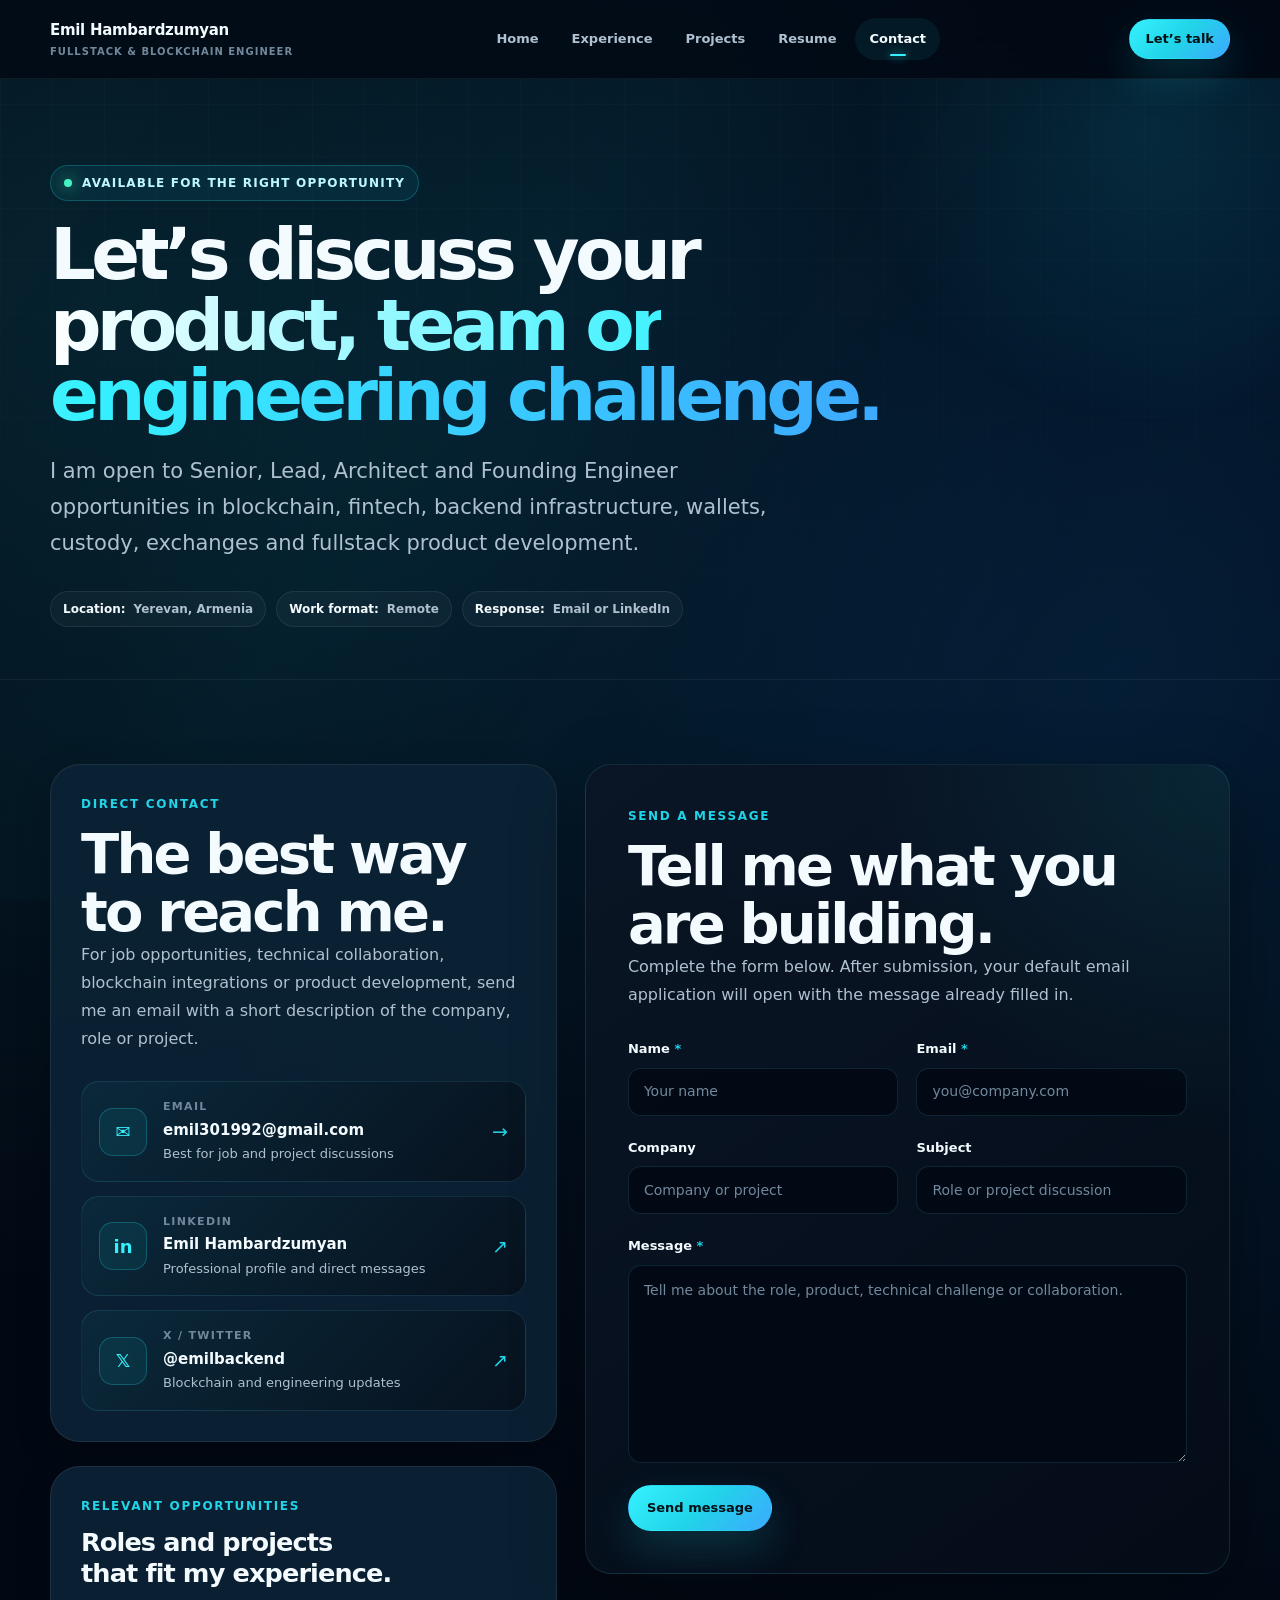
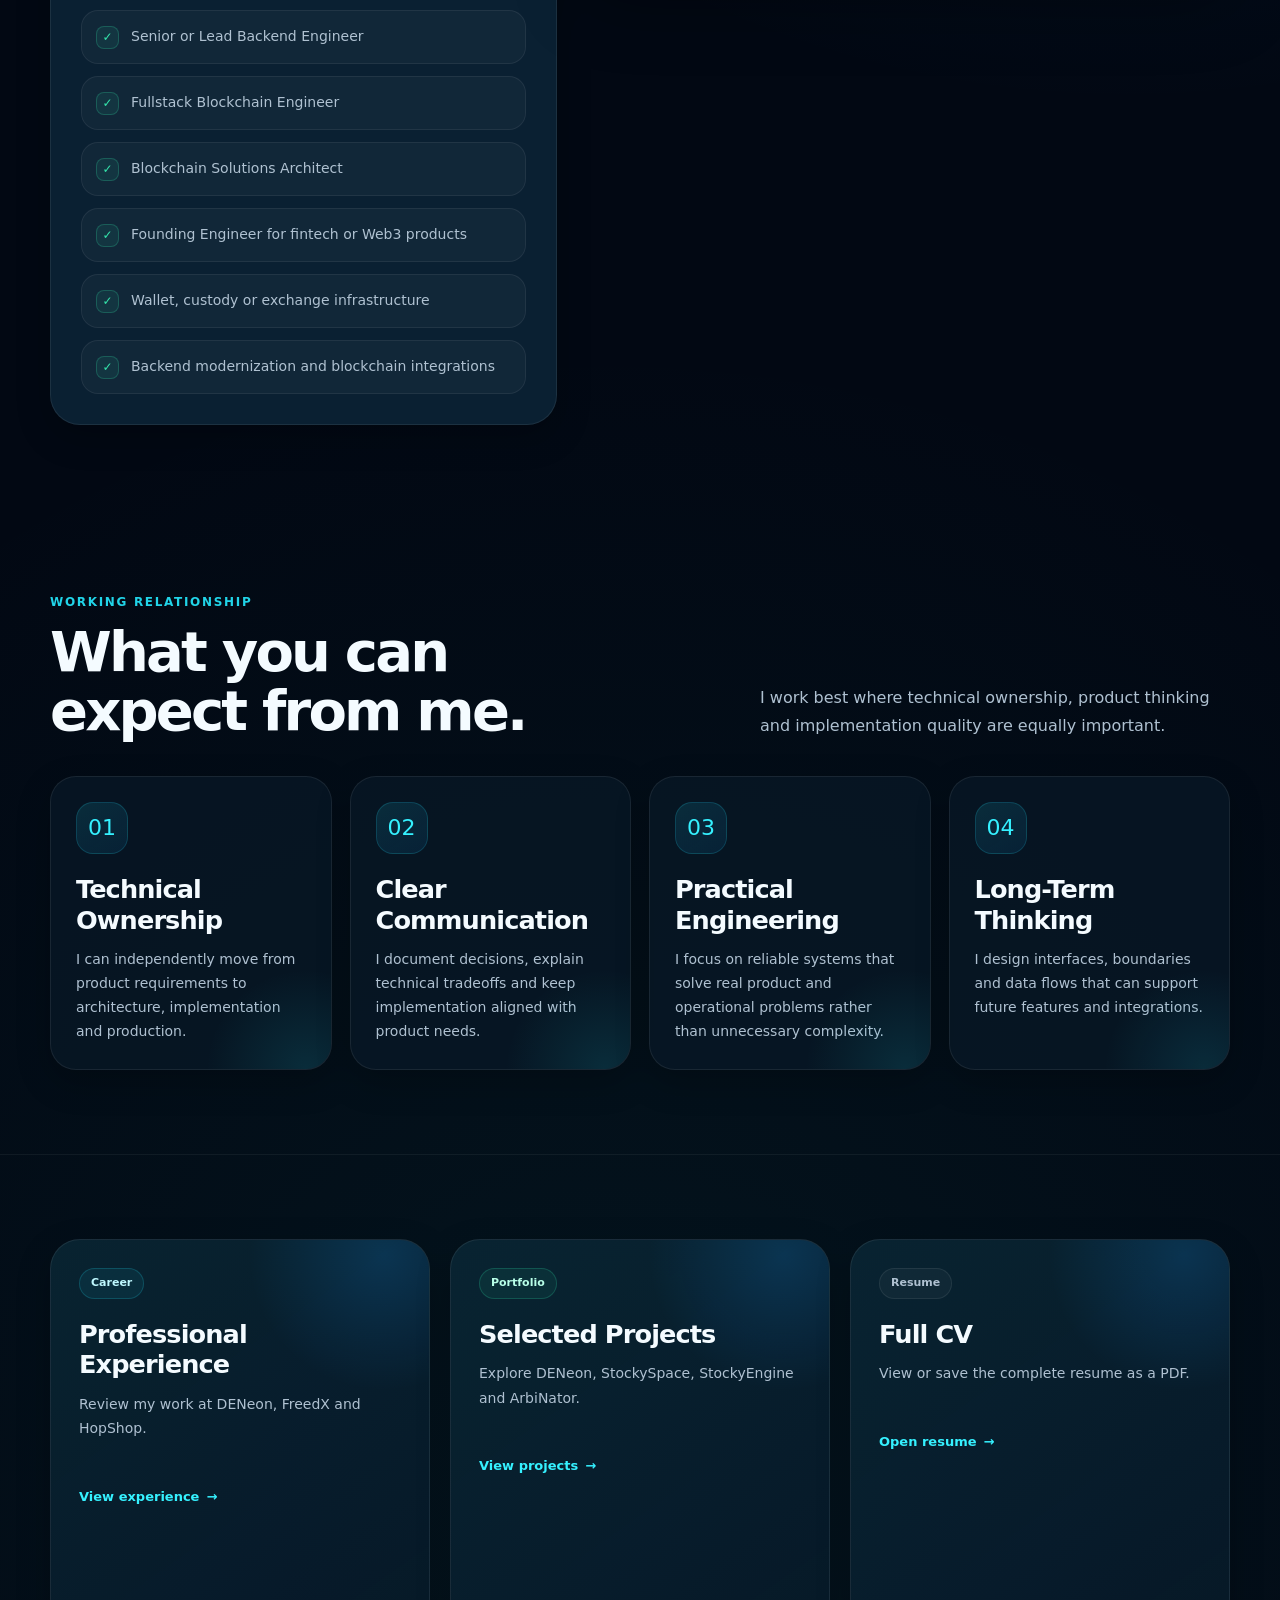
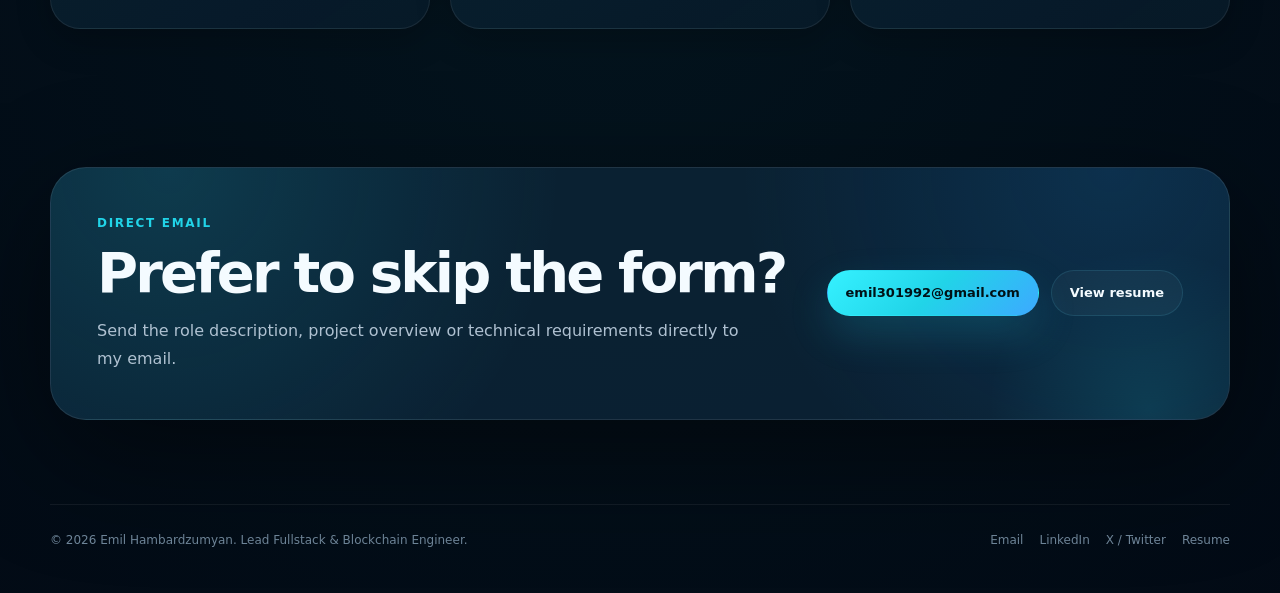
<file: contact.html>
<!DOCTYPE html>
<html lang="en">
<head>
    <meta charset="UTF-8">

    <meta
            name="viewport"
            content="width=device-width, initial-scale=1.0"
    >

    <title>
        Contact | Emil Hambardzumyan
    </title>

    <meta
            name="description"
            content="Contact Emil Hambardzumyan for Senior, Lead, Architect and Fullstack Blockchain Engineering opportunities."
    >

    <meta name="author" content="Emil Hambardzumyan">
    <meta name="theme-color" content="#020813">

    <link
            rel="stylesheet"
            href="assets/css/style.css"
    >
</head>

<body>

<a class="skip-link" href="#main-content">
    Skip to content
</a>


<!-- ======================================================
     HEADER
     ====================================================== -->

<header class="site-header">
    <div class="container header-inner">

        <a
                class="brand"
                href="index.html"
                aria-label="Emil Hambardzumyan home"
        >
<!--            <span class="brand-mark" aria-hidden="true">-->
<!--                EH-->
<!--            </span>-->

            <span class="brand-text">
                <strong>Emil Hambardzumyan</strong>
                <small>Fullstack & Blockchain Engineer</small>
            </span>
        </a>


        <nav
                class="desktop-nav"
                aria-label="Main navigation"
        >
            <a class="nav-link" href="index.html">
                Home
            </a>

            <a class="nav-link" href="experience.html">
                Experience
            </a>

            <a class="nav-link" href="projects.html">
                Projects
            </a>

            <a class="nav-link" href="resume.html">
                Resume
            </a>

            <a
                    class="nav-link active"
                    href="contact.html"
                    aria-current="page"
            >
                Contact
            </a>
        </nav>


        <div class="header-actions">

            <a
                    class="button button-primary button-small"
                    href="mailto:emil301992@gmail.com"
            >
                Let’s talk
            </a>

            <button
                    class="mobile-menu-button"
                    type="button"
                    aria-label="Open navigation menu"
                    aria-expanded="false"
                    aria-controls="mobile-navigation"
                    data-menu-button
            >
                <span></span>
                <span></span>
                <span></span>
            </button>

        </div>

    </div>


    <nav
            class="mobile-nav"
            id="mobile-navigation"
            aria-label="Mobile navigation"
            data-mobile-menu
    >
        <a class="nav-link" href="index.html">
            Home
        </a>

        <a class="nav-link" href="experience.html">
            Experience
        </a>

        <a class="nav-link" href="projects.html">
            Projects
        </a>

        <a class="nav-link" href="resume.html">
            Resume
        </a>

        <a
                class="nav-link active"
                href="contact.html"
                aria-current="page"
        >
            Contact
        </a>

        <a
                class="button button-primary"
                href="mailto:emil301992@gmail.com"
        >
            Contact me
        </a>
    </nav>
</header>


<!-- ======================================================
     MAIN CONTENT
     ====================================================== -->

<main class="page-main" id="main-content">


    <!-- ==================================================
         PAGE HERO
         ================================================== -->

    <section class="page-hero">
        <div class="container">

            <div class="page-hero-content">

                <div
                        class="eyebrow"
                        data-reveal
                >
                    <span class="eyebrow-dot"></span>
                    Available for the right opportunity
                </div>


                <h1
                        data-reveal
                        data-delay="1"
                >
                    Let’s discuss your
                    <span class="text-gradient">
                        product, team or engineering challenge.
                    </span>
                </h1>


                <p
                        class="lead"
                        data-reveal
                        data-delay="2"
                >
                    I am open to Senior, Lead, Architect and Founding Engineer
                    opportunities in blockchain, fintech, backend infrastructure,
                    wallets, custody, exchanges and fullstack product development.
                </p>


                <div
                        class="hero-status"
                        data-reveal
                        data-delay="3"
                >
                    <span class="status-pill">
                        <strong>Location:</strong>
                        Yerevan, Armenia
                    </span>

                    <span class="status-pill">
                        <strong>Work format:</strong>
                        Remote
                    </span>

                    <span class="status-pill">
                        <strong>Response:</strong>
                        Email or LinkedIn
                    </span>
                </div>

            </div>

        </div>
    </section>


    <!-- ==================================================
         CONTACT AREA
         ================================================== -->

    <section class="section section-divider">
        <div class="container contact-grid">


            <!-- ==========================================
                 CONTACT INFORMATION
                 ========================================== -->

            <div class="contact-info">

                <article
                        class="panel"
                        data-reveal
                >
                    <div class="section-kicker">
                        Direct contact
                    </div>

                    <h2>
                        The best way to reach me.
                    </h2>

                    <p>
                        For job opportunities, technical collaboration,
                        blockchain integrations or product development,
                        send me an email with a short description of the
                        company, role or project.
                    </p>


                    <div class="contact-cards">

                        <a
                                class="contact-card"
                                href="mailto:emil301992@gmail.com"
                        >
                            <span
                                    class="contact-card-icon"
                                    aria-hidden="true"
                            >
                                ✉
                            </span>

                            <span class="contact-card-content">
                                <small>
                                    Email
                                </small>

                                <strong>
                                    emil301992@gmail.com
                                </strong>

                                <span>
                                    Best for job and project discussions
                                </span>
                            </span>

                            <span
                                    class="contact-card-arrow"
                                    aria-hidden="true"
                            >
                                →
                            </span>
                        </a>


                        <a
                                class="contact-card"
                                href="https://www.linkedin.com/in/emil-hambardzumyan-989519235"
                                target="_blank"
                                rel="noopener noreferrer"
                        >
                            <span
                                    class="contact-card-icon"
                                    aria-hidden="true"
                            >
                                in
                            </span>

                            <span class="contact-card-content">
                                <small>
                                    LinkedIn
                                </small>

                                <strong>
                                    Emil Hambardzumyan
                                </strong>

                                <span>
                                    Professional profile and direct messages
                                </span>
                            </span>

                            <span
                                    class="contact-card-arrow"
                                    aria-hidden="true"
                            >
                                ↗
                            </span>
                        </a>


                        <a
                                class="contact-card"
                                href="https://x.com/emilbackend"
                                target="_blank"
                                rel="noopener noreferrer"
                        >
                            <span
                                    class="contact-card-icon"
                                    aria-hidden="true"
                            >
                                𝕏
                            </span>

                            <span class="contact-card-content">
                                <small>
                                    X / Twitter
                                </small>

                                <strong>
                                    @emilbackend
                                </strong>

                                <span>
                                    Blockchain and engineering updates
                                </span>
                            </span>

                            <span
                                    class="contact-card-arrow"
                                    aria-hidden="true"
                            >
                                ↗
                            </span>
                        </a>

                    </div>

                </article>


                <article
                        class="panel"
                        data-reveal
                        data-delay="1"
                >
                    <div class="section-kicker">
                        Relevant opportunities
                    </div>

                    <h3>
                        Roles and projects that fit my experience.
                    </h3>


                    <div class="feature-list">

                        <div class="feature-item">
                            <span class="feature-check">✓</span>

                            <span>
                                Senior or Lead Backend Engineer
                            </span>
                        </div>

                        <div class="feature-item">
                            <span class="feature-check">✓</span>

                            <span>
                                Fullstack Blockchain Engineer
                            </span>
                        </div>

                        <div class="feature-item">
                            <span class="feature-check">✓</span>

                            <span>
                                Blockchain Solutions Architect
                            </span>
                        </div>

                        <div class="feature-item">
                            <span class="feature-check">✓</span>

                            <span>
                                Founding Engineer for fintech or Web3 products
                            </span>
                        </div>

                        <div class="feature-item">
                            <span class="feature-check">✓</span>

                            <span>
                                Wallet, custody or exchange infrastructure
                            </span>
                        </div>

                        <div class="feature-item">
                            <span class="feature-check">✓</span>

                            <span>
                                Backend modernization and blockchain integrations
                            </span>
                        </div>

                    </div>

                </article>

            </div>


            <!-- ==========================================
                 CONTACT FORM
                 ========================================== -->

            <article
                    class="contact-form-panel"
                    data-reveal
                    data-delay="1"
            >

                <div class="section-kicker">
                    Send a message
                </div>

                <h2>
                    Tell me what you are building.
                </h2>

                <p>
                    Complete the form below. After submission, your default
                    email application will open with the message already filled in.
                </p>


                <form
                        class="contact-form"
                        data-contact-form
                        novalidate
                >

                    <div class="form-grid">

                        <div class="form-field">
                            <label for="contact-name">
                                Name
                                <span aria-hidden="true">*</span>
                            </label>

                            <input
                                    id="contact-name"
                                    name="name"
                                    type="text"
                                    autocomplete="name"
                                    placeholder="Your name"
                                    required
                            >
                        </div>


                        <div class="form-field">
                            <label for="contact-email">
                                Email
                                <span aria-hidden="true">*</span>
                            </label>

                            <input
                                    id="contact-email"
                                    name="email"
                                    type="email"
                                    autocomplete="email"
                                    placeholder="you@company.com"
                                    required
                            >
                        </div>

                    </div>


                    <div class="form-grid">

                        <div class="form-field">
                            <label for="contact-company">
                                Company
                            </label>

                            <input
                                    id="contact-company"
                                    name="company"
                                    type="text"
                                    autocomplete="organization"
                                    placeholder="Company or project"
                            >
                        </div>


                        <div class="form-field">
                            <label for="contact-subject">
                                Subject
                            </label>

                            <input
                                    id="contact-subject"
                                    name="subject"
                                    type="text"
                                    placeholder="Role or project discussion"
                            >
                        </div>

                    </div>


                    <div class="form-field">
                        <label for="contact-message">
                            Message
                            <span aria-hidden="true">*</span>
                        </label>

                        <textarea
                                id="contact-message"
                                name="message"
                                rows="8"
                                placeholder="Tell me about the role, product, technical challenge or collaboration."
                                required
                        ></textarea>
                    </div>


                    <div class="form-footer">

                        <button
                                class="button button-primary"
                                type="submit"
                        >
                            Send message
                        </button>

                        <p
                                class="form-status"
                                data-form-status
                                role="status"
                                aria-live="polite"
                        ></p>

                    </div>

                </form>

            </article>

        </div>
    </section>


    <!-- ==================================================
         WORKING STYLE
         ================================================== -->

    <section class="section">
        <div class="container">

            <div class="section-header">

                <div
                        class="section-header-content"
                        data-reveal
                >
                    <div class="section-kicker">
                        Working relationship
                    </div>

                    <h2>
                        What you can expect from me.
                    </h2>
                </div>


                <p
                        class="section-description"
                        data-reveal
                        data-delay="1"
                >
                    I work best where technical ownership, product thinking
                    and implementation quality are equally important.
                </p>

            </div>


            <div class="grid-four">

                <article
                        class="card"
                        data-reveal
                >
                    <div class="card-icon">
                        01
                    </div>

                    <h3>
                        Technical Ownership
                    </h3>

                    <p>
                        I can independently move from product requirements
                        to architecture, implementation and production.
                    </p>
                </article>


                <article
                        class="card"
                        data-reveal
                        data-delay="1"
                >
                    <div class="card-icon">
                        02
                    </div>

                    <h3>
                        Clear Communication
                    </h3>

                    <p>
                        I document decisions, explain technical tradeoffs
                        and keep implementation aligned with product needs.
                    </p>
                </article>


                <article
                        class="card"
                        data-reveal
                        data-delay="2"
                >
                    <div class="card-icon">
                        03
                    </div>

                    <h3>
                        Practical Engineering
                    </h3>

                    <p>
                        I focus on reliable systems that solve real product
                        and operational problems rather than unnecessary complexity.
                    </p>
                </article>


                <article
                        class="card"
                        data-reveal
                        data-delay="3"
                >
                    <div class="card-icon">
                        04
                    </div>

                    <h3>
                        Long-Term Thinking
                    </h3>

                    <p>
                        I design interfaces, boundaries and data flows that
                        can support future features and integrations.
                    </p>
                </article>

            </div>

        </div>
    </section>


    <!-- ==================================================
         QUICK LINKS
         ================================================== -->

    <section class="section section-divider">
        <div class="container">

            <div class="grid-three">

                <a
                        class="project-card"
                        href="experience.html"
                        data-reveal
                >
                    <div class="project-meta">
                        <span class="tag tag-cyan">
                            Career
                        </span>
                    </div>

                    <h3>
                        Professional Experience
                    </h3>

                    <p>
                        Review my work at DENeon, FreedX and HopShop.
                    </p>

                    <span class="project-link">
                        View experience
                        <span aria-hidden="true">→</span>
                    </span>
                </a>


                <a
                        class="project-card"
                        href="projects.html"
                        data-reveal
                        data-delay="1"
                >
                    <div class="project-meta">
                        <span class="tag tag-green">
                            Portfolio
                        </span>
                    </div>

                    <h3>
                        Selected Projects
                    </h3>

                    <p>
                        Explore DENeon, StockySpace, StockyEngine and ArbiNator.
                    </p>

                    <span class="project-link">
                        View projects
                        <span aria-hidden="true">→</span>
                    </span>
                </a>


                <a
                        class="project-card"
                        href="resume.html"
                        data-reveal
                        data-delay="2"
                >
                    <div class="project-meta">
                        <span class="tag">
                            Resume
                        </span>
                    </div>

                    <h3>
                        Full CV
                    </h3>

                    <p>
                        View or save the complete resume as a PDF.
                    </p>

                    <span class="project-link">
                        Open resume
                        <span aria-hidden="true">→</span>
                    </span>
                </a>

            </div>

        </div>
    </section>


    <!-- ==================================================
         FINAL CTA
         ================================================== -->

    <section class="section section-small">
        <div class="container">

            <div
                    class="cta-panel"
                    data-reveal
            >

                <div class="cta-content">

                    <div class="section-kicker">
                        Direct email
                    </div>

                    <h2>
                        Prefer to skip the form?
                    </h2>

                    <p>
                        Send the role description, project overview or
                        technical requirements directly to my email.
                    </p>

                </div>


                <div class="actions">

                    <a
                            class="button button-primary"
                            href="mailto:emil301992@gmail.com"
                    >
                        emil301992@gmail.com
                    </a>

                    <a
                            class="button"
                            href="resume.html"
                    >
                        View resume
                    </a>

                </div>

            </div>

        </div>
    </section>

</main>


<!-- ======================================================
     FOOTER
     ====================================================== -->

<footer class="site-footer">
    <div class="container footer-inner">

        <p class="footer-copy">
            © <span data-current-year></span>
            Emil Hambardzumyan.
            Lead Fullstack & Blockchain Engineer.
        </p>


        <nav
                class="footer-links"
                aria-label="Social links"
        >
            <a href="mailto:emil301992@gmail.com">
                Email
            </a>

            <a
                    href="https://www.linkedin.com/in/emil-hambardzumyan-989519235"
                    target="_blank"
                    rel="noopener noreferrer"
            >
                LinkedIn
            </a>

            <a
                    href="https://x.com/emilbackend"
                    target="_blank"
                    rel="noopener noreferrer"
            >
                X / Twitter
            </a>

            <a href="resume.html">
                Resume
            </a>
        </nav>

    </div>
</footer>


<script src="assets/js/main.js"></script>

</body>
</html>
</file>
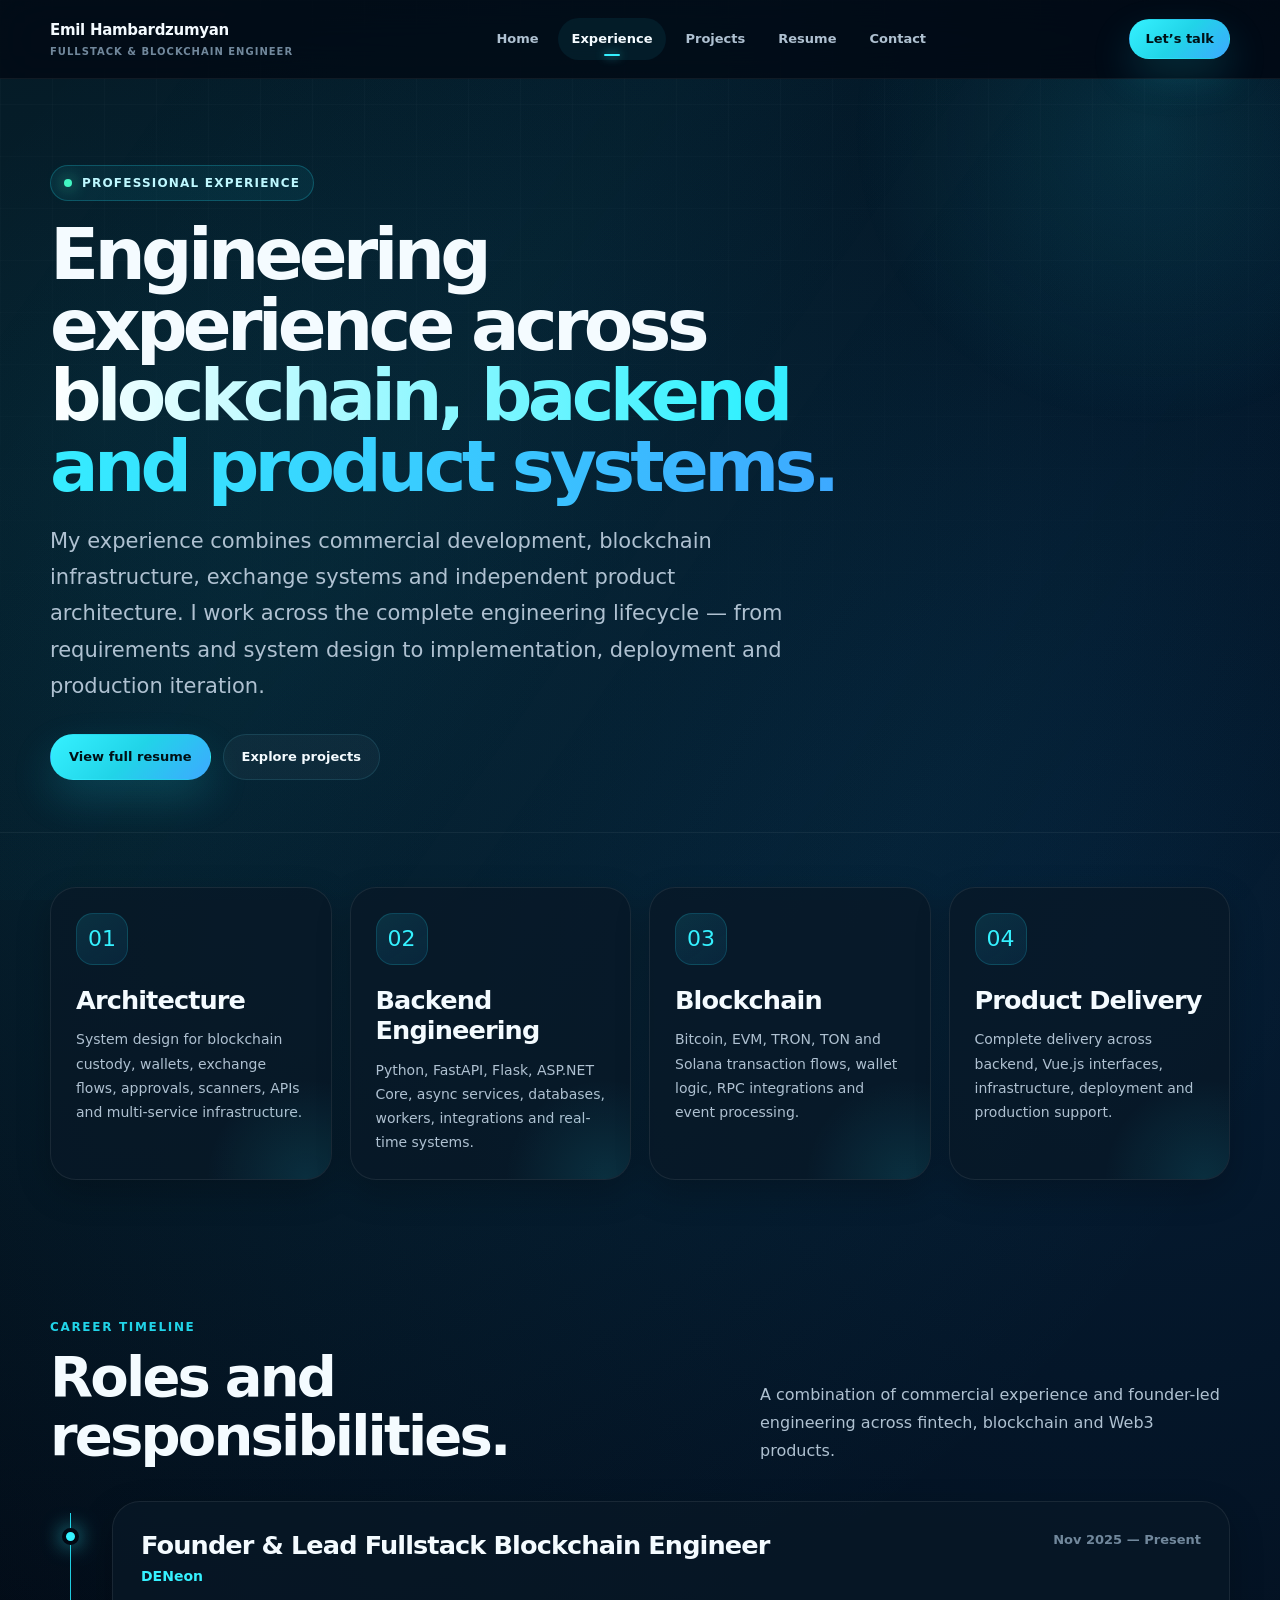
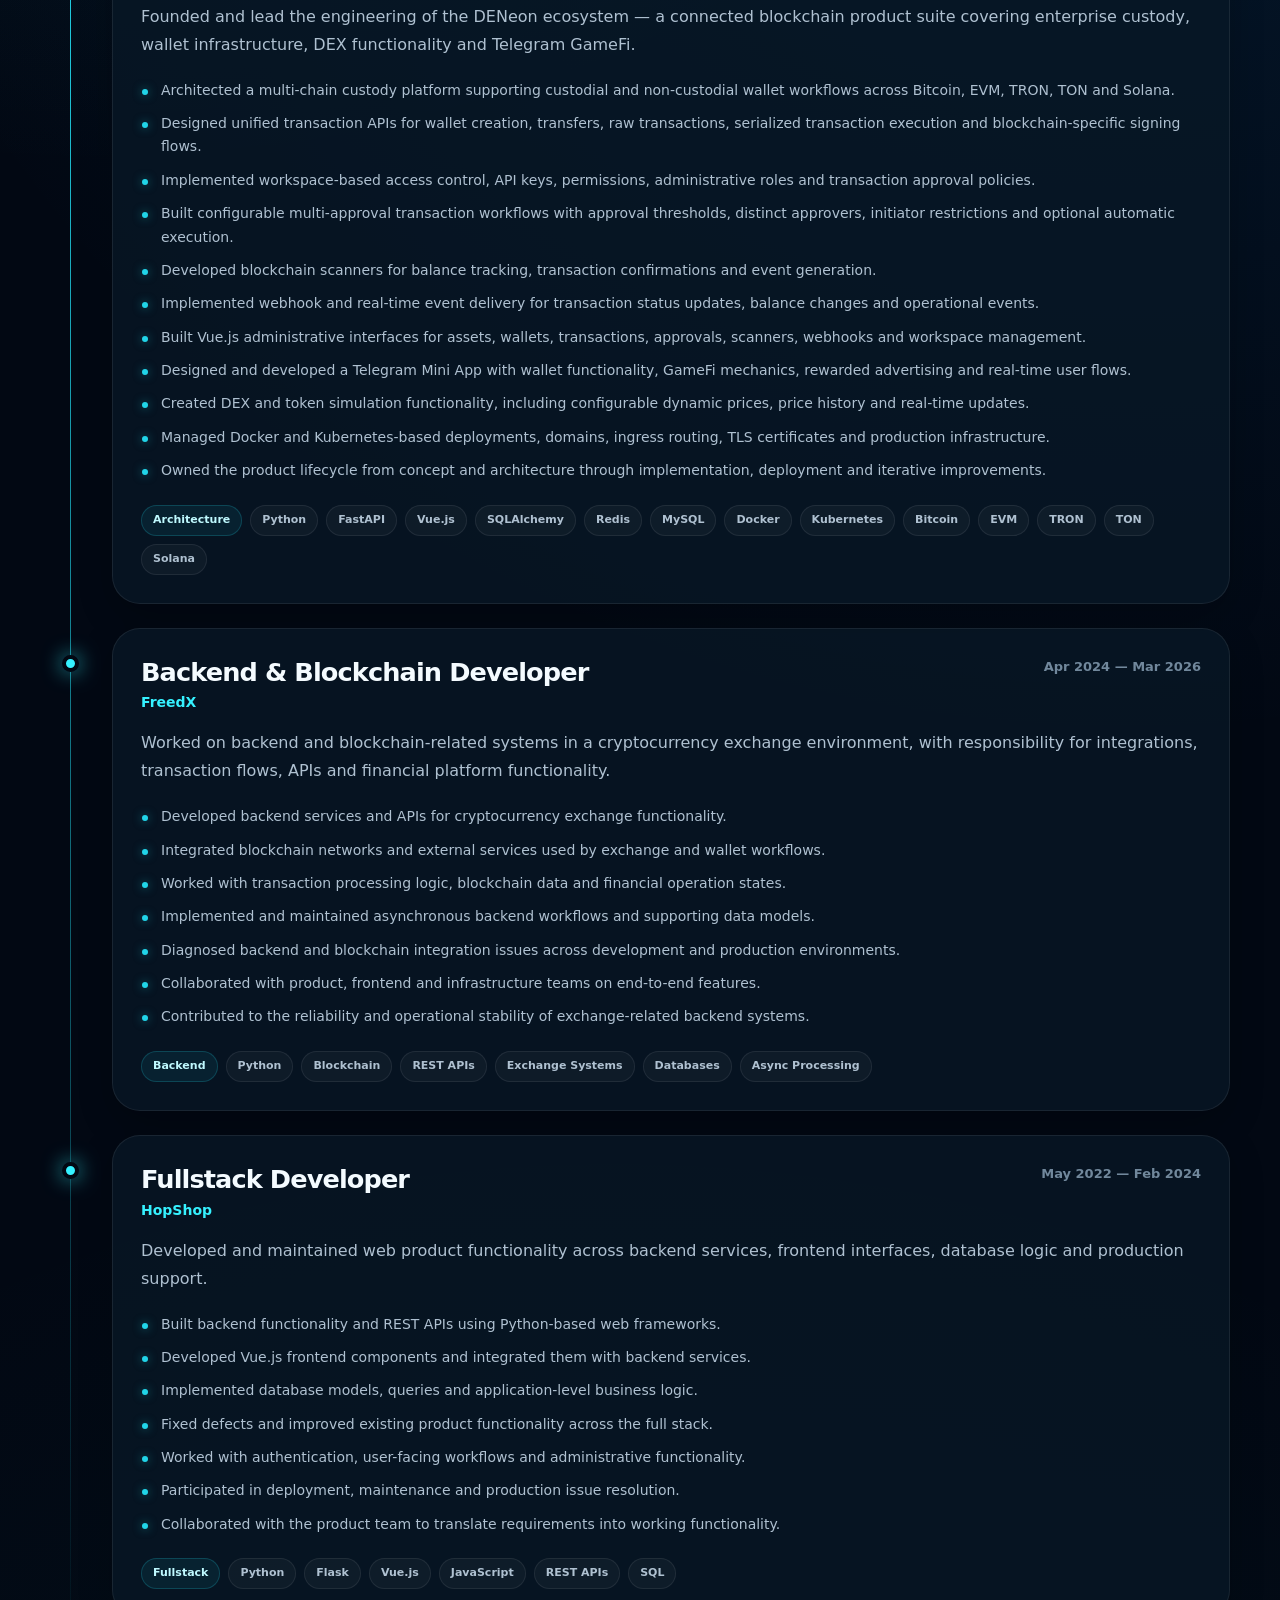
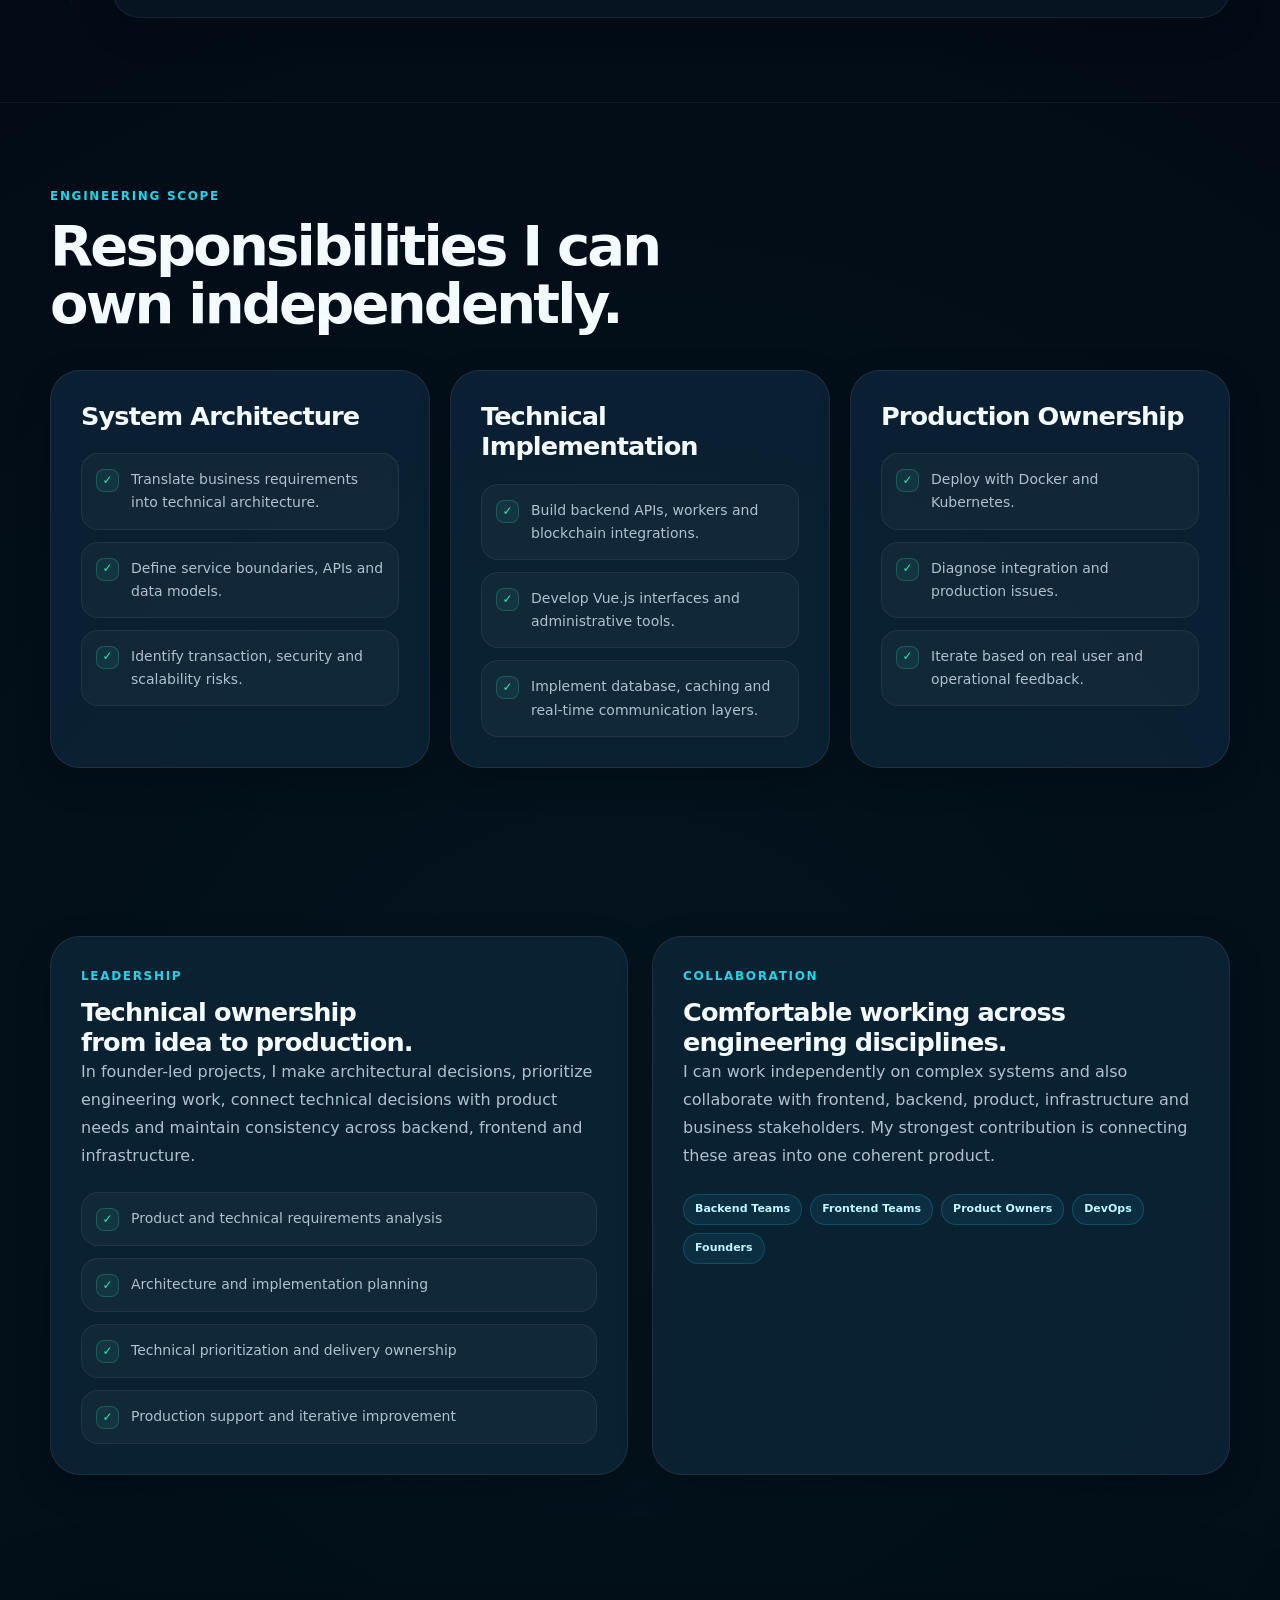
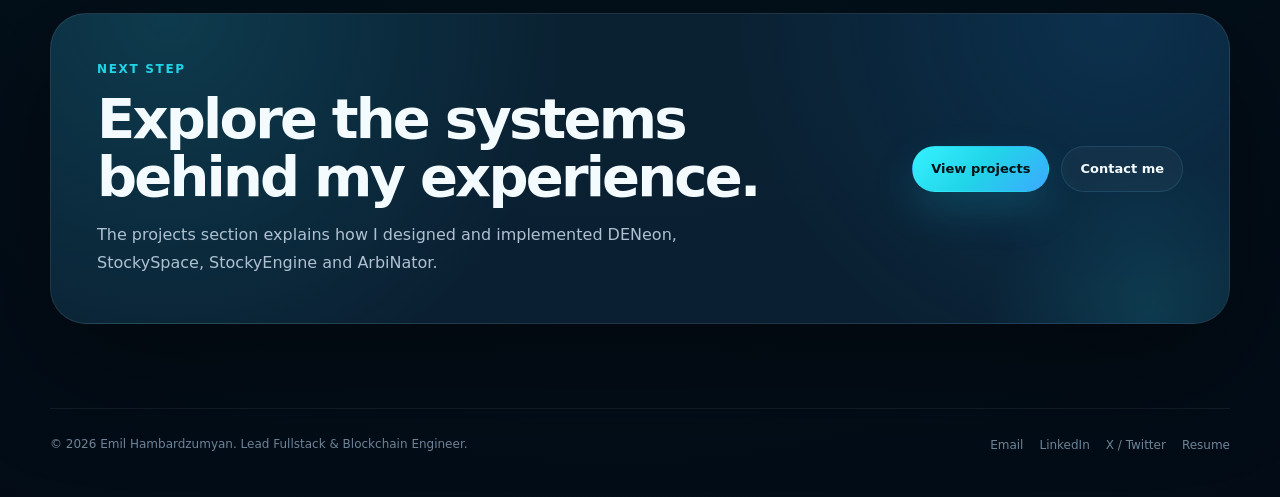
<file: experience.html>
<!DOCTYPE html>
<html lang="en">
<head>
    <meta charset="UTF-8">

    <meta
            name="viewport"
            content="width=device-width, initial-scale=1.0"
    >

    <title>
        Experience | Emil Hambardzumyan
    </title>

    <meta
            name="description"
            content="Professional experience of Emil Hambardzumyan — Lead Fullstack and Blockchain Engineer with experience in custody systems, exchanges, wallets and Web3 infrastructure."
    >

    <meta name="author" content="Emil Hambardzumyan">
    <meta name="theme-color" content="#020813">

    <link
            rel="stylesheet"
            href="assets/css/style.css"
    >
</head>

<body>

<a class="skip-link" href="#main-content">
    Skip to content
</a>


<!-- ======================================================
     HEADER
     ====================================================== -->

<header class="site-header">
    <div class="container header-inner">

        <a
                class="brand"
                href="index.html"
                aria-label="Emil Hambardzumyan home"
        >
<!--            <span class="brand-mark" aria-hidden="true">-->
<!--                EH-->
<!--            </span>-->

            <span class="brand-text">
                <strong>Emil Hambardzumyan</strong>
                <small>Fullstack & Blockchain Engineer</small>
            </span>
        </a>


        <nav
                class="desktop-nav"
                aria-label="Main navigation"
        >
            <a class="nav-link" href="index.html">
                Home
            </a>

            <a
                    class="nav-link active"
                    href="experience.html"
                    aria-current="page"
            >
                Experience
            </a>

            <a class="nav-link" href="projects.html">
                Projects
            </a>

            <a class="nav-link" href="resume.html">
                Resume
            </a>

            <a class="nav-link" href="contact.html">
                Contact
            </a>
        </nav>


        <div class="header-actions">
            <a
                    class="button button-primary button-small"
                    href="mailto:emil301992@gmail.com"
            >
                Let’s talk
            </a>

            <button
                    class="mobile-menu-button"
                    type="button"
                    aria-label="Open navigation menu"
                    aria-expanded="false"
                    aria-controls="mobile-navigation"
                    data-menu-button
            >
                <span></span>
                <span></span>
                <span></span>
            </button>
        </div>

    </div>


    <nav
            class="mobile-nav"
            id="mobile-navigation"
            aria-label="Mobile navigation"
            data-mobile-menu
    >
        <a class="nav-link" href="index.html">
            Home
        </a>

        <a
                class="nav-link active"
                href="experience.html"
                aria-current="page"
        >
            Experience
        </a>

        <a class="nav-link" href="projects.html">
            Projects
        </a>

        <a class="nav-link" href="resume.html">
            Resume
        </a>

        <a class="nav-link" href="contact.html">
            Contact
        </a>

        <a
                class="button button-primary"
                href="mailto:emil301992@gmail.com"
        >
            Contact me
        </a>
    </nav>
</header>


<!-- ======================================================
     MAIN CONTENT
     ====================================================== -->

<main class="page-main" id="main-content">


    <!-- ==================================================
         PAGE HERO
         ================================================== -->

    <section class="page-hero">
        <div class="container">

            <div class="page-hero-content">

                <div
                        class="eyebrow"
                        data-reveal
                >
                    <span class="eyebrow-dot"></span>
                    Professional Experience
                </div>


                <h1
                        data-reveal
                        data-delay="1"
                >
                    Engineering experience across
                    <span class="text-gradient">
                        blockchain, backend and product systems.
                    </span>
                </h1>


                <p
                        class="lead"
                        data-reveal
                        data-delay="2"
                >
                    My experience combines commercial development,
                    blockchain infrastructure, exchange systems and
                    independent product architecture. I work across the
                    complete engineering lifecycle — from requirements and
                    system design to implementation, deployment and
                    production iteration.
                </p>


                <div
                        class="actions"
                        data-reveal
                        data-delay="3"
                        style="margin-top: 30px;"
                >
                    <a
                            class="button button-primary"
                            href="resume.html"
                    >
                        View full resume
                    </a>

                    <a
                            class="button"
                            href="projects.html"
                    >
                        Explore projects
                    </a>
                </div>

            </div>

        </div>
    </section>


    <!-- ==================================================
         EXPERIENCE SUMMARY
         ================================================== -->

    <section class="section section-small section-divider">
        <div class="container">

            <div class="grid-four">

                <article
                        class="card"
                        data-reveal
                >
                    <div class="card-icon">
                        01
                    </div>

                    <h3>
                        Architecture
                    </h3>

                    <p>
                        System design for blockchain custody, wallets,
                        exchange flows, approvals, scanners, APIs and
                        multi-service infrastructure.
                    </p>
                </article>


                <article
                        class="card"
                        data-reveal
                        data-delay="1"
                >
                    <div class="card-icon">
                        02
                    </div>

                    <h3>
                        Backend Engineering
                    </h3>

                    <p>
                        Python, FastAPI, Flask, ASP.NET Core, async services,
                        databases, workers, integrations and real-time systems.
                    </p>
                </article>


                <article
                        class="card"
                        data-reveal
                        data-delay="2"
                >
                    <div class="card-icon">
                        03
                    </div>

                    <h3>
                        Blockchain
                    </h3>

                    <p>
                        Bitcoin, EVM, TRON, TON and Solana transaction flows,
                        wallet logic, RPC integrations and event processing.
                    </p>
                </article>


                <article
                        class="card"
                        data-reveal
                        data-delay="3"
                >
                    <div class="card-icon">
                        04
                    </div>

                    <h3>
                        Product Delivery
                    </h3>

                    <p>
                        Complete delivery across backend, Vue.js interfaces,
                        infrastructure, deployment and production support.
                    </p>
                </article>

            </div>

        </div>
    </section>


    <!-- ==================================================
         EXPERIENCE TIMELINE
         ================================================== -->

    <section class="section">
        <div class="container">

            <div class="section-header">

                <div
                        class="section-header-content"
                        data-reveal
                >
                    <div class="section-kicker">
                        Career timeline
                    </div>

                    <h2>
                        Roles and responsibilities.
                    </h2>
                </div>


                <p
                        class="section-description"
                        data-reveal
                        data-delay="1"
                >
                    A combination of commercial experience and
                    founder-led engineering across fintech, blockchain
                    and Web3 products.
                </p>

            </div>


            <div class="timeline">


                <!-- ======================================
                     DENEON
                     ====================================== -->

                <article
                        class="timeline-item"
                        data-reveal
                >
                    <span class="timeline-dot"></span>

                    <div class="timeline-card">

                        <div class="timeline-header">

                            <div>
                                <h3>
                                    Founder & Lead Fullstack Blockchain Engineer
                                </h3>

                                <div class="timeline-company">
                                    DENeon
                                </div>
                            </div>

                            <div class="timeline-date">
                                Nov 2025 — Present
                            </div>

                        </div>


                        <p class="timeline-description">
                            Founded and lead the engineering of the DENeon
                            ecosystem — a connected blockchain product suite
                            covering enterprise custody, wallet infrastructure,
                            DEX functionality and Telegram GameFi.
                        </p>


                        <ul class="timeline-list">

                            <li>
                                Architected a multi-chain custody platform
                                supporting custodial and non-custodial wallet
                                workflows across Bitcoin, EVM, TRON, TON
                                and Solana.
                            </li>

                            <li>
                                Designed unified transaction APIs for wallet
                                creation, transfers, raw transactions,
                                serialized transaction execution and
                                blockchain-specific signing flows.
                            </li>

                            <li>
                                Implemented workspace-based access control,
                                API keys, permissions, administrative roles
                                and transaction approval policies.
                            </li>

                            <li>
                                Built configurable multi-approval transaction
                                workflows with approval thresholds, distinct
                                approvers, initiator restrictions and optional
                                automatic execution.
                            </li>

                            <li>
                                Developed blockchain scanners for balance
                                tracking, transaction confirmations and
                                event generation.
                            </li>

                            <li>
                                Implemented webhook and real-time event
                                delivery for transaction status updates,
                                balance changes and operational events.
                            </li>

                            <li>
                                Built Vue.js administrative interfaces for
                                assets, wallets, transactions, approvals,
                                scanners, webhooks and workspace management.
                            </li>

                            <li>
                                Designed and developed a Telegram Mini App
                                with wallet functionality, GameFi mechanics,
                                rewarded advertising and real-time user flows.
                            </li>

                            <li>
                                Created DEX and token simulation functionality,
                                including configurable dynamic prices,
                                price history and real-time updates.
                            </li>

                            <li>
                                Managed Docker and Kubernetes-based deployments,
                                domains, ingress routing, TLS certificates and
                                production infrastructure.
                            </li>

                            <li>
                                Owned the product lifecycle from concept and
                                architecture through implementation,
                                deployment and iterative improvements.
                            </li>

                        </ul>


                        <div class="tags">
                            <span class="tag tag-cyan">Architecture</span>
                            <span class="tag">Python</span>
                            <span class="tag">FastAPI</span>
                            <span class="tag">Vue.js</span>
                            <span class="tag">SQLAlchemy</span>
                            <span class="tag">Redis</span>
                            <span class="tag">MySQL</span>
                            <span class="tag">Docker</span>
                            <span class="tag">Kubernetes</span>
                            <span class="tag">Bitcoin</span>
                            <span class="tag">EVM</span>
                            <span class="tag">TRON</span>
                            <span class="tag">TON</span>
                            <span class="tag">Solana</span>
                        </div>

                    </div>
                </article>


                <!-- ======================================
                     FREEDX
                     ====================================== -->

                <article
                        class="timeline-item"
                        data-reveal
                        data-delay="1"
                >
                    <span class="timeline-dot"></span>

                    <div class="timeline-card">

                        <div class="timeline-header">

                            <div>
                                <h3>
                                    Backend & Blockchain Developer
                                </h3>

                                <div class="timeline-company">
                                    FreedX
                                </div>
                            </div>

                            <div class="timeline-date">
                                Apr 2024 — Mar 2026
                            </div>

                        </div>


                        <p class="timeline-description">
                            Worked on backend and blockchain-related systems
                            in a cryptocurrency exchange environment, with
                            responsibility for integrations, transaction flows,
                            APIs and financial platform functionality.
                        </p>


                        <ul class="timeline-list">

                            <li>
                                Developed backend services and APIs for
                                cryptocurrency exchange functionality.
                            </li>

                            <li>
                                Integrated blockchain networks and external
                                services used by exchange and wallet workflows.
                            </li>

                            <li>
                                Worked with transaction processing logic,
                                blockchain data and financial operation states.
                            </li>

                            <li>
                                Implemented and maintained asynchronous backend
                                workflows and supporting data models.
                            </li>

                            <li>
                                Diagnosed backend and blockchain integration
                                issues across development and production
                                environments.
                            </li>

                            <li>
                                Collaborated with product, frontend and
                                infrastructure teams on end-to-end features.
                            </li>

                            <li>
                                Contributed to the reliability and operational
                                stability of exchange-related backend systems.
                            </li>

                        </ul>


                        <div class="tags">
                            <span class="tag tag-cyan">Backend</span>
                            <span class="tag">Python</span>
                            <span class="tag">Blockchain</span>
                            <span class="tag">REST APIs</span>
                            <span class="tag">Exchange Systems</span>
                            <span class="tag">Databases</span>
                            <span class="tag">Async Processing</span>
                        </div>

                    </div>
                </article>


                <!-- ======================================
                     HOPSHOP
                     ====================================== -->

                <article
                        class="timeline-item"
                        data-reveal
                        data-delay="2"
                >
                    <span class="timeline-dot"></span>

                    <div class="timeline-card">

                        <div class="timeline-header">

                            <div>
                                <h3>
                                    Fullstack Developer
                                </h3>

                                <div class="timeline-company">
                                    HopShop
                                </div>
                            </div>

                            <div class="timeline-date">
                                May 2022 — Feb 2024
                            </div>

                        </div>


                        <p class="timeline-description">
                            Developed and maintained web product functionality
                            across backend services, frontend interfaces,
                            database logic and production support.
                        </p>


                        <ul class="timeline-list">

                            <li>
                                Built backend functionality and REST APIs
                                using Python-based web frameworks.
                            </li>

                            <li>
                                Developed Vue.js frontend components and
                                integrated them with backend services.
                            </li>

                            <li>
                                Implemented database models, queries and
                                application-level business logic.
                            </li>

                            <li>
                                Fixed defects and improved existing product
                                functionality across the full stack.
                            </li>

                            <li>
                                Worked with authentication, user-facing
                                workflows and administrative functionality.
                            </li>

                            <li>
                                Participated in deployment, maintenance and
                                production issue resolution.
                            </li>

                            <li>
                                Collaborated with the product team to translate
                                requirements into working functionality.
                            </li>

                        </ul>


                        <div class="tags">
                            <span class="tag tag-cyan">Fullstack</span>
                            <span class="tag">Python</span>
                            <span class="tag">Flask</span>
                            <span class="tag">Vue.js</span>
                            <span class="tag">JavaScript</span>
                            <span class="tag">REST APIs</span>
                            <span class="tag">SQL</span>
                        </div>

                    </div>
                </article>

            </div>

        </div>
    </section>


    <!-- ==================================================
         ENGINEERING RESPONSIBILITIES
         ================================================== -->

    <section class="section section-divider">
        <div class="container">

            <div class="section-header">

                <div
                        class="section-header-content"
                        data-reveal
                >
                    <div class="section-kicker">
                        Engineering scope
                    </div>

                    <h2>
                        Responsibilities I can own independently.
                    </h2>
                </div>

            </div>


            <div class="grid-three">

                <article
                        class="panel panel-hover"
                        data-reveal
                >
                    <h3>
                        System Architecture
                    </h3>

                    <div class="feature-list">

                        <div class="feature-item">
                            <span class="feature-check">✓</span>

                            <span>
                                Translate business requirements into
                                technical architecture.
                            </span>
                        </div>

                        <div class="feature-item">
                            <span class="feature-check">✓</span>

                            <span>
                                Define service boundaries, APIs and
                                data models.
                            </span>
                        </div>

                        <div class="feature-item">
                            <span class="feature-check">✓</span>

                            <span>
                                Identify transaction, security and
                                scalability risks.
                            </span>
                        </div>

                    </div>
                </article>


                <article
                        class="panel panel-hover"
                        data-reveal
                        data-delay="1"
                >
                    <h3>
                        Technical Implementation
                    </h3>

                    <div class="feature-list">

                        <div class="feature-item">
                            <span class="feature-check">✓</span>

                            <span>
                                Build backend APIs, workers and
                                blockchain integrations.
                            </span>
                        </div>

                        <div class="feature-item">
                            <span class="feature-check">✓</span>

                            <span>
                                Develop Vue.js interfaces and
                                administrative tools.
                            </span>
                        </div>

                        <div class="feature-item">
                            <span class="feature-check">✓</span>

                            <span>
                                Implement database, caching and
                                real-time communication layers.
                            </span>
                        </div>

                    </div>
                </article>


                <article
                        class="panel panel-hover"
                        data-reveal
                        data-delay="2"
                >
                    <h3>
                        Production Ownership
                    </h3>

                    <div class="feature-list">

                        <div class="feature-item">
                            <span class="feature-check">✓</span>

                            <span>
                                Deploy with Docker and Kubernetes.
                            </span>
                        </div>

                        <div class="feature-item">
                            <span class="feature-check">✓</span>

                            <span>
                                Diagnose integration and production issues.
                            </span>
                        </div>

                        <div class="feature-item">
                            <span class="feature-check">✓</span>

                            <span>
                                Iterate based on real user and
                                operational feedback.
                            </span>
                        </div>

                    </div>
                </article>

            </div>

        </div>
    </section>


    <!-- ==================================================
         LEADERSHIP
         ================================================== -->

    <section class="section">
        <div class="container grid-two">

            <article
                    class="panel"
                    data-reveal
            >
                <div class="section-kicker">
                    Leadership
                </div>

                <h3>
                    Technical ownership from idea to production.
                </h3>

                <p>
                    In founder-led projects, I make architectural decisions,
                    prioritize engineering work, connect technical decisions
                    with product needs and maintain consistency across backend,
                    frontend and infrastructure.
                </p>


                <div class="feature-list">

                    <div class="feature-item">
                        <span class="feature-check">✓</span>

                        <span>
                            Product and technical requirements analysis
                        </span>
                    </div>

                    <div class="feature-item">
                        <span class="feature-check">✓</span>

                        <span>
                            Architecture and implementation planning
                        </span>
                    </div>

                    <div class="feature-item">
                        <span class="feature-check">✓</span>

                        <span>
                            Technical prioritization and delivery ownership
                        </span>
                    </div>

                    <div class="feature-item">
                        <span class="feature-check">✓</span>

                        <span>
                            Production support and iterative improvement
                        </span>
                    </div>

                </div>
            </article>


            <article
                    class="panel"
                    data-reveal
                    data-delay="1"
            >
                <div class="section-kicker">
                    Collaboration
                </div>

                <h3>
                    Comfortable working across engineering disciplines.
                </h3>

                <p>
                    I can work independently on complex systems and also
                    collaborate with frontend, backend, product, infrastructure
                    and business stakeholders. My strongest contribution is
                    connecting these areas into one coherent product.
                </p>


                <div
                        class="tags"
                        style="margin-top: 24px;"
                >
                    <span class="tag tag-cyan">
                        Backend Teams
                    </span>

                    <span class="tag tag-cyan">
                        Frontend Teams
                    </span>

                    <span class="tag tag-cyan">
                        Product Owners
                    </span>

                    <span class="tag tag-cyan">
                        DevOps
                    </span>

                    <span class="tag tag-cyan">
                        Founders
                    </span>
                </div>
            </article>

        </div>
    </section>


    <!-- ==================================================
         CTA
         ================================================== -->

    <section class="section section-small">
        <div class="container">

            <div
                    class="cta-panel"
                    data-reveal
            >

                <div class="cta-content">

                    <div class="section-kicker">
                        Next step
                    </div>

                    <h2>
                        Explore the systems behind my experience.
                    </h2>

                    <p>
                        The projects section explains how I designed and
                        implemented DENeon, StockySpace, StockyEngine and
                        ArbiNator.
                    </p>

                </div>


                <div class="actions">

                    <a
                            class="button button-primary"
                            href="projects.html"
                    >
                        View projects
                    </a>

                    <a
                            class="button"
                            href="contact.html"
                    >
                        Contact me
                    </a>

                </div>

            </div>

        </div>
    </section>

</main>


<!-- ======================================================
     FOOTER
     ====================================================== -->

<footer class="site-footer">
    <div class="container footer-inner">

        <p class="footer-copy">
            © <span data-current-year></span>
            Emil Hambardzumyan.
            Lead Fullstack & Blockchain Engineer.
        </p>


        <nav
                class="footer-links"
                aria-label="Social links"
        >
            <a href="mailto:emil301992@gmail.com">
                Email
            </a>

            <a
                    href="https://www.linkedin.com/in/emil-hambardzumyan-989519235"
                    target="_blank"
                    rel="noopener noreferrer"
            >
                LinkedIn
            </a>

            <a
                    href="https://x.com/emilbackend"
                    target="_blank"
                    rel="noopener noreferrer"
            >
                X / Twitter
            </a>

            <a href="resume.html">
                Resume
            </a>
        </nav>

    </div>
</footer>


<script src="assets/js/main.js"></script>

</body>
</html>
</file>
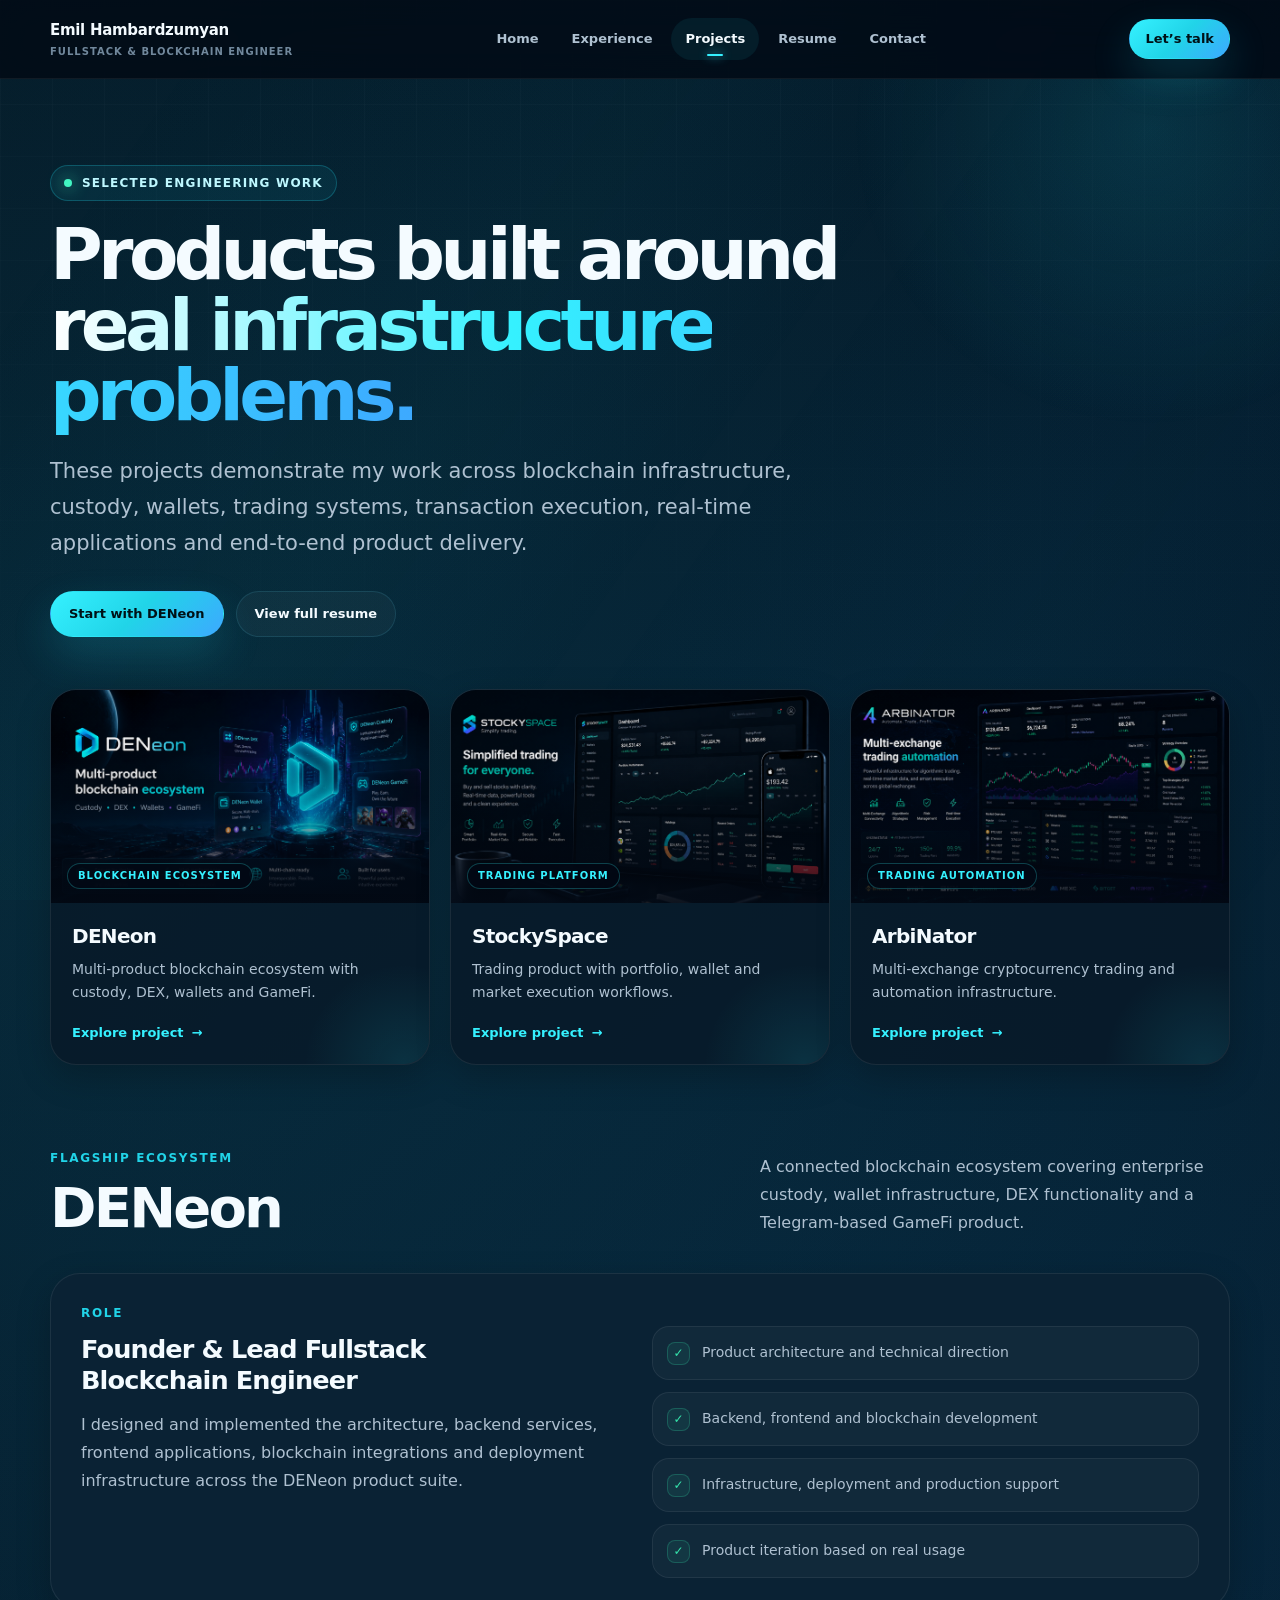
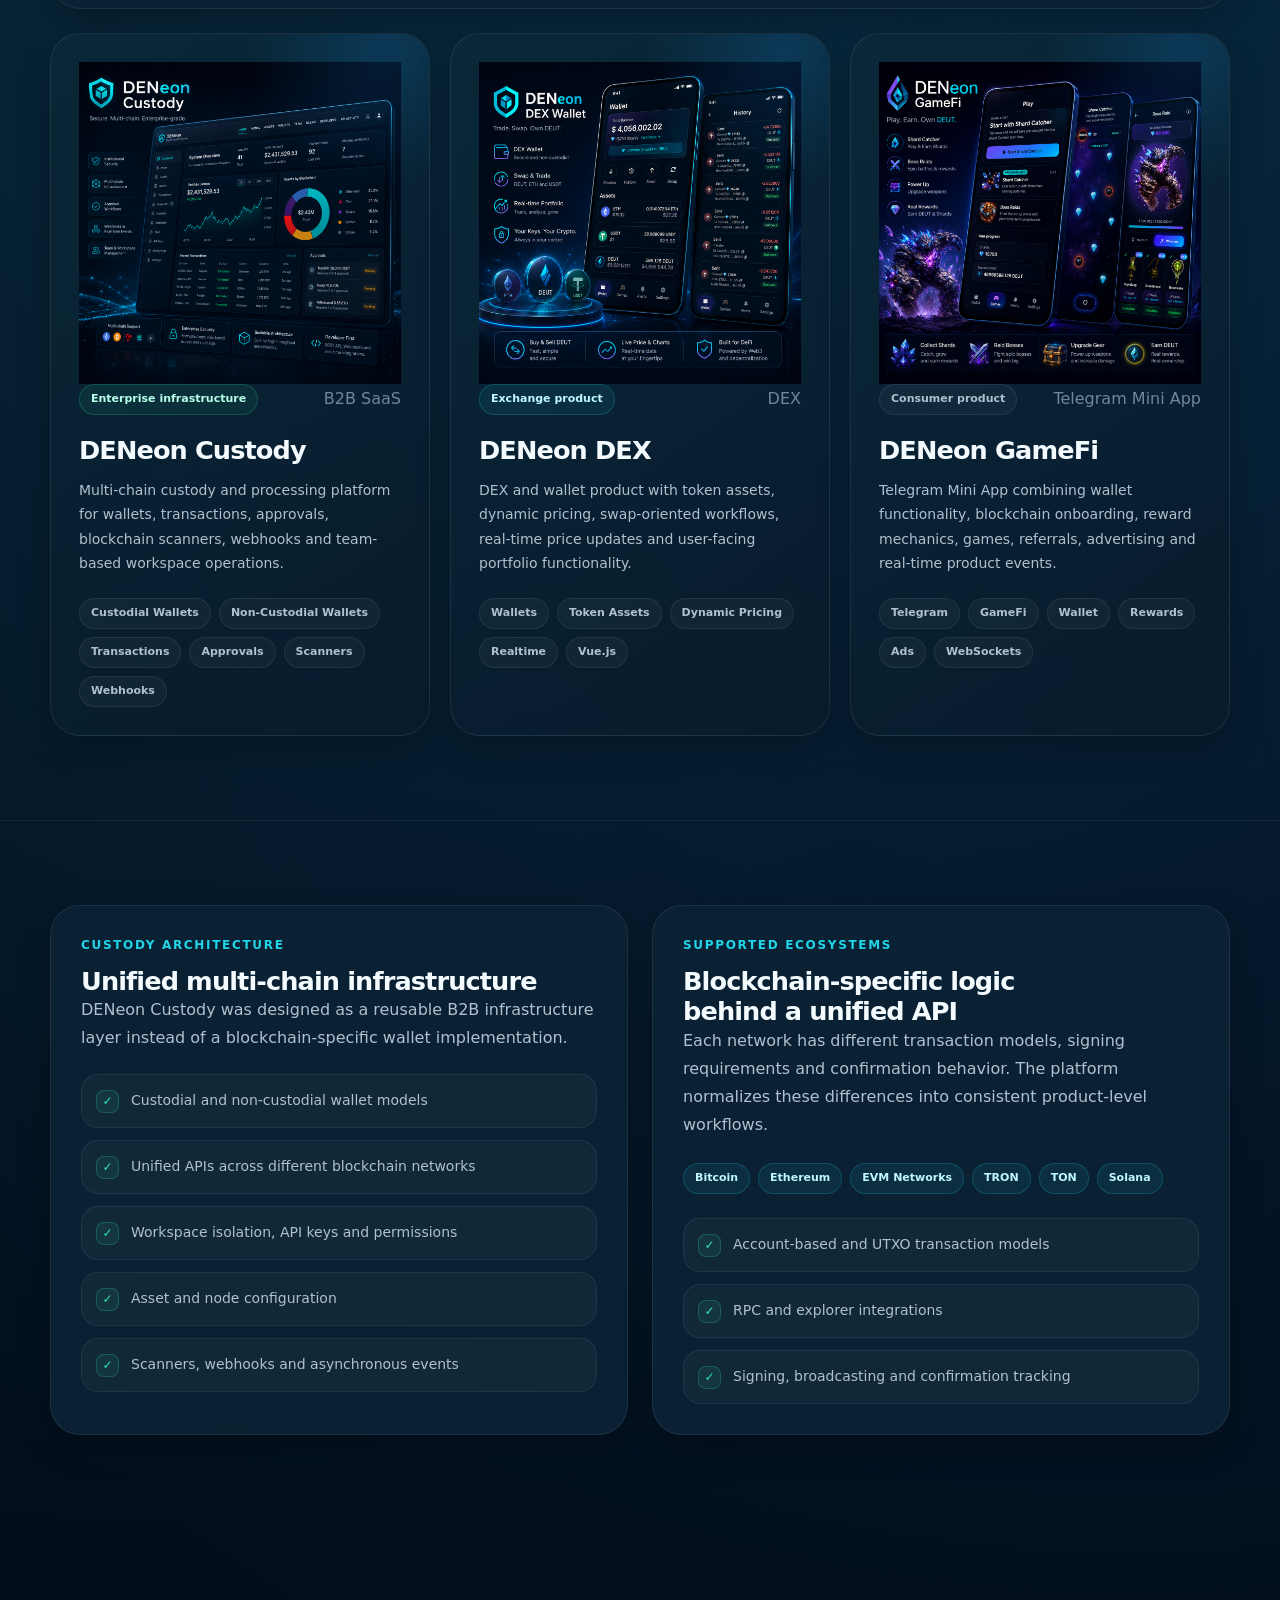
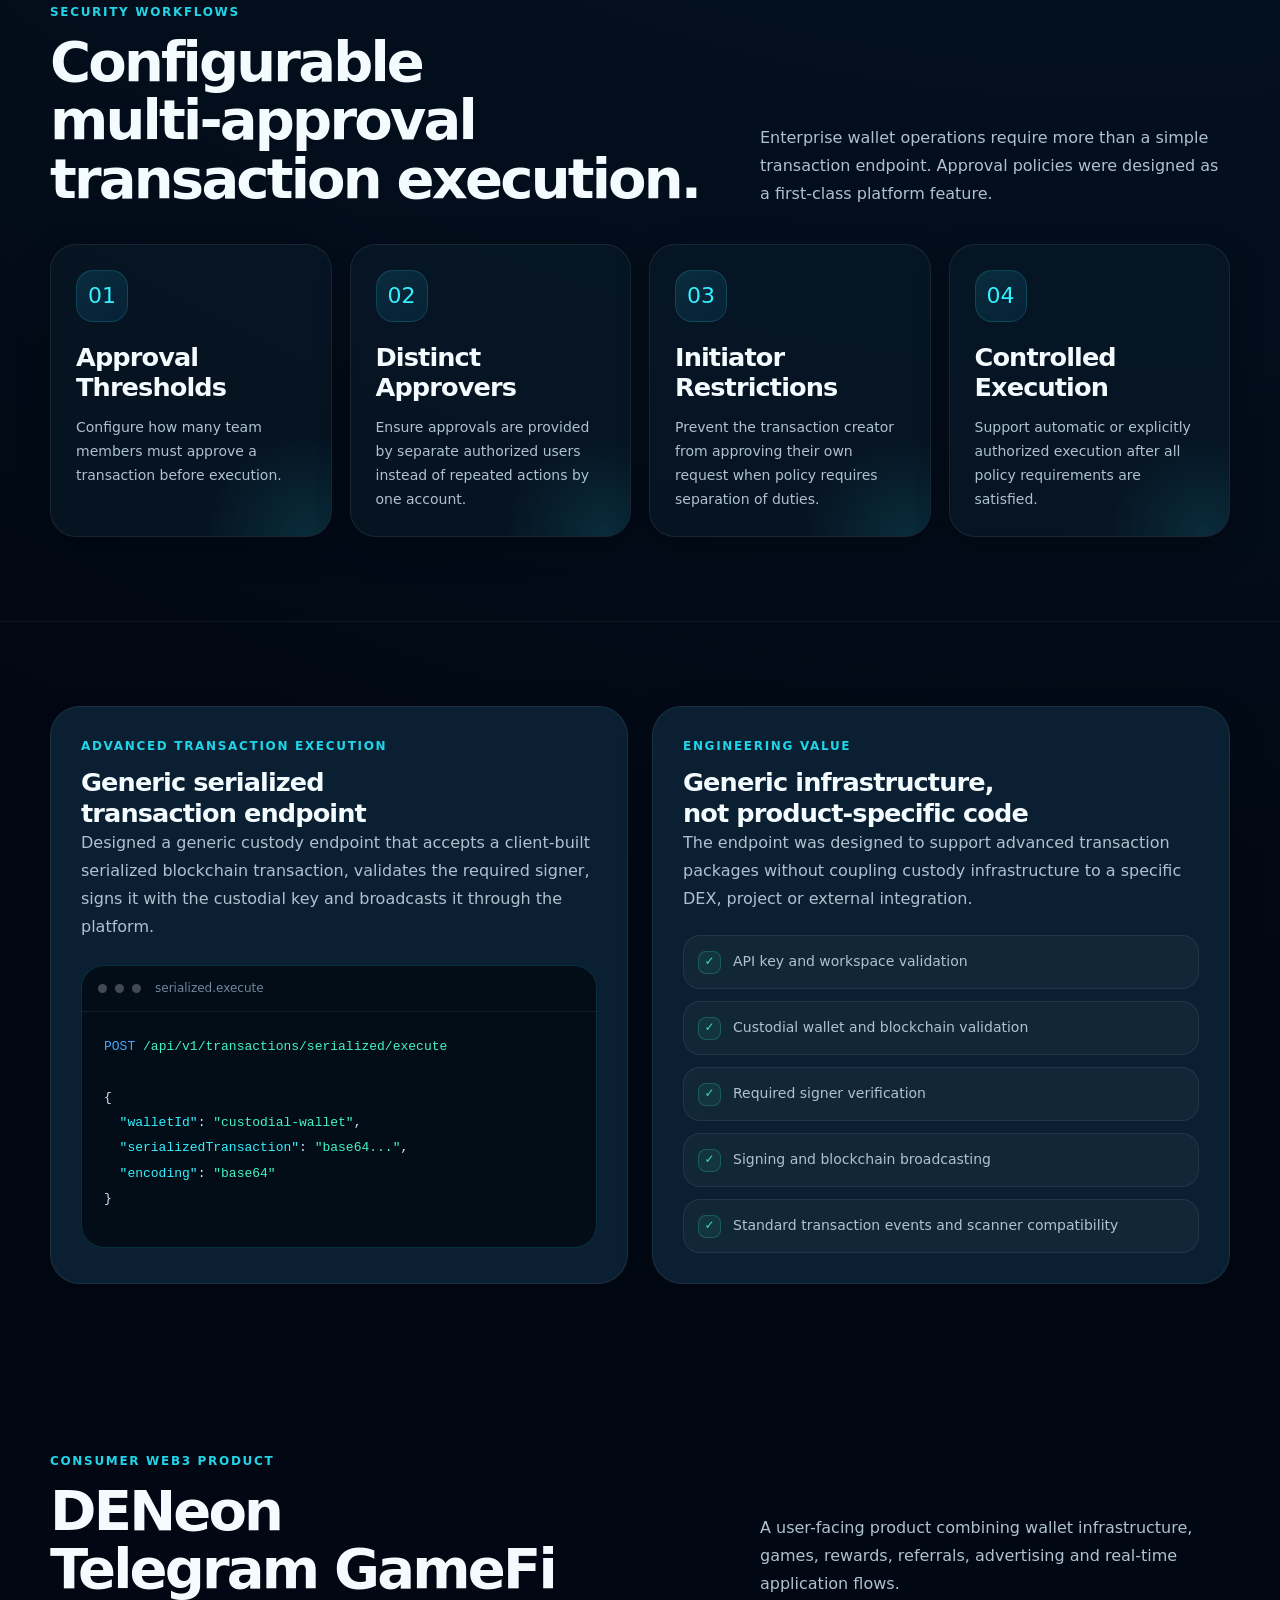
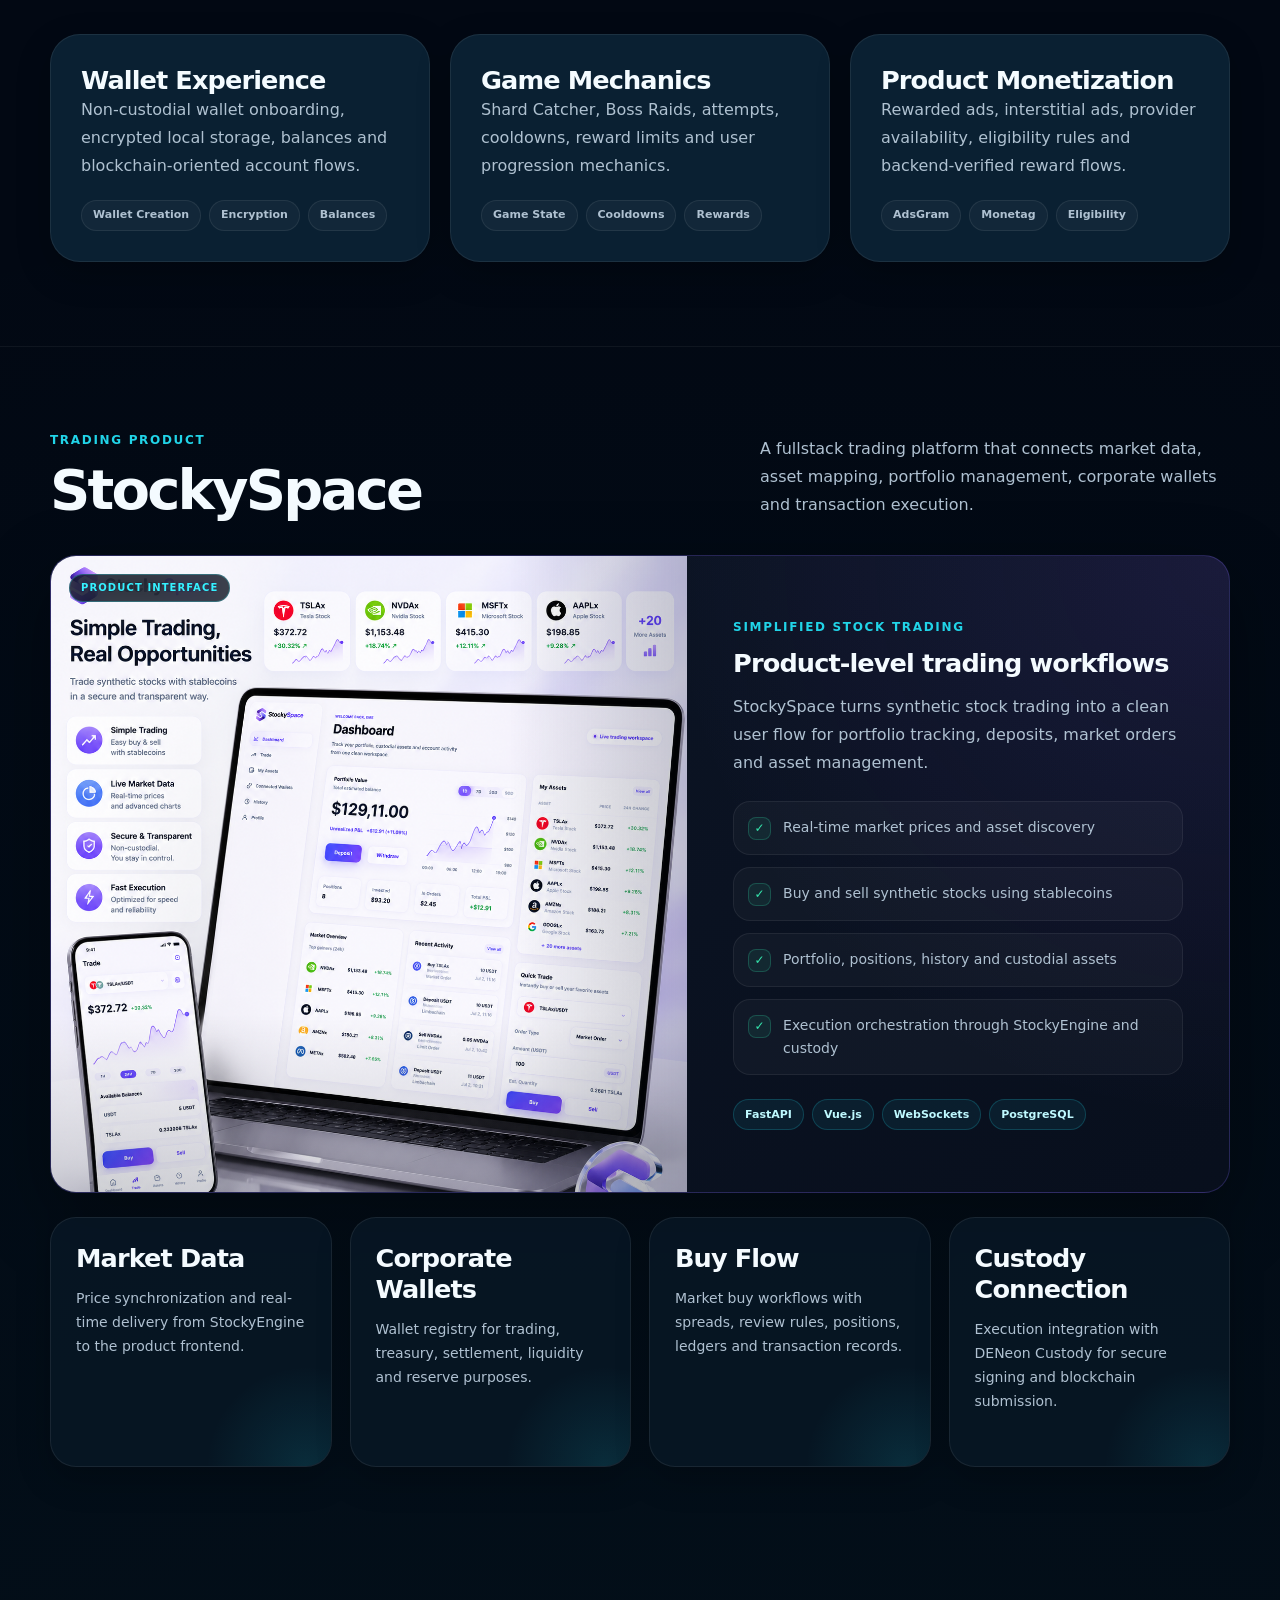
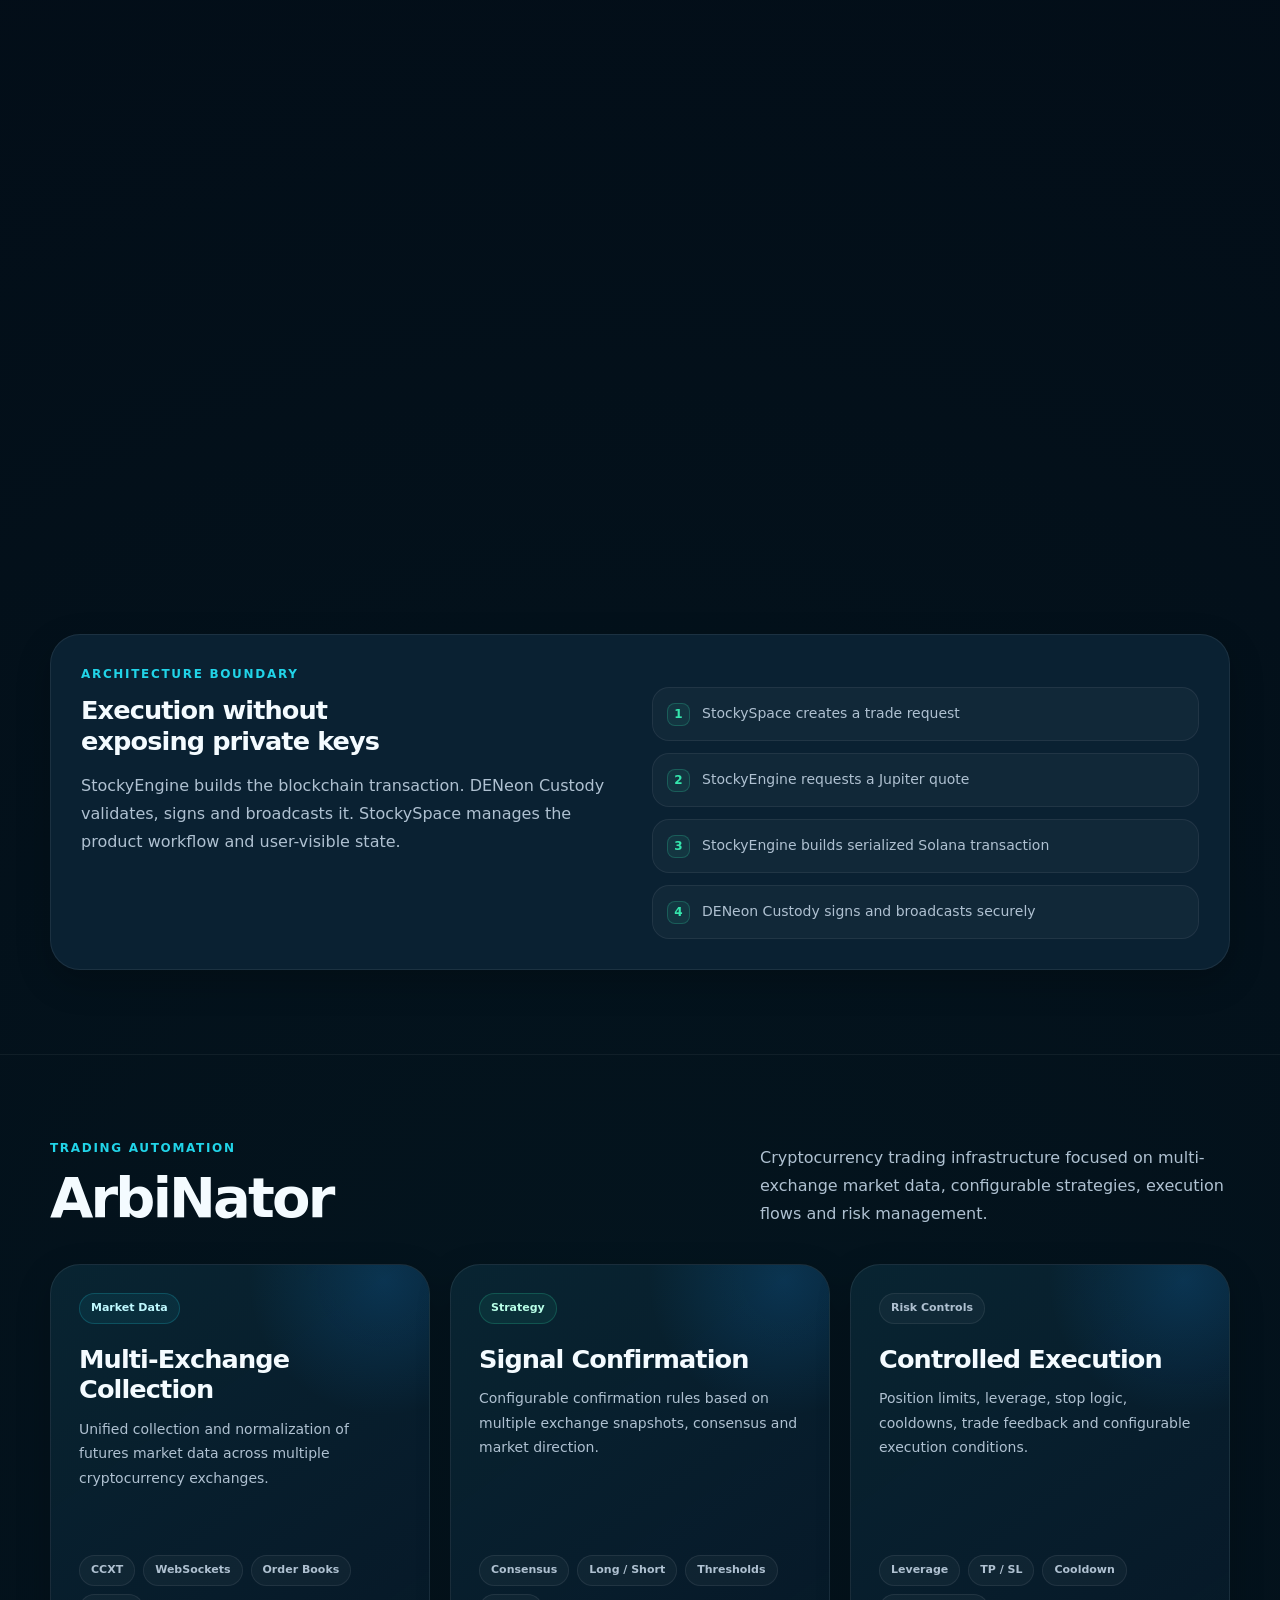
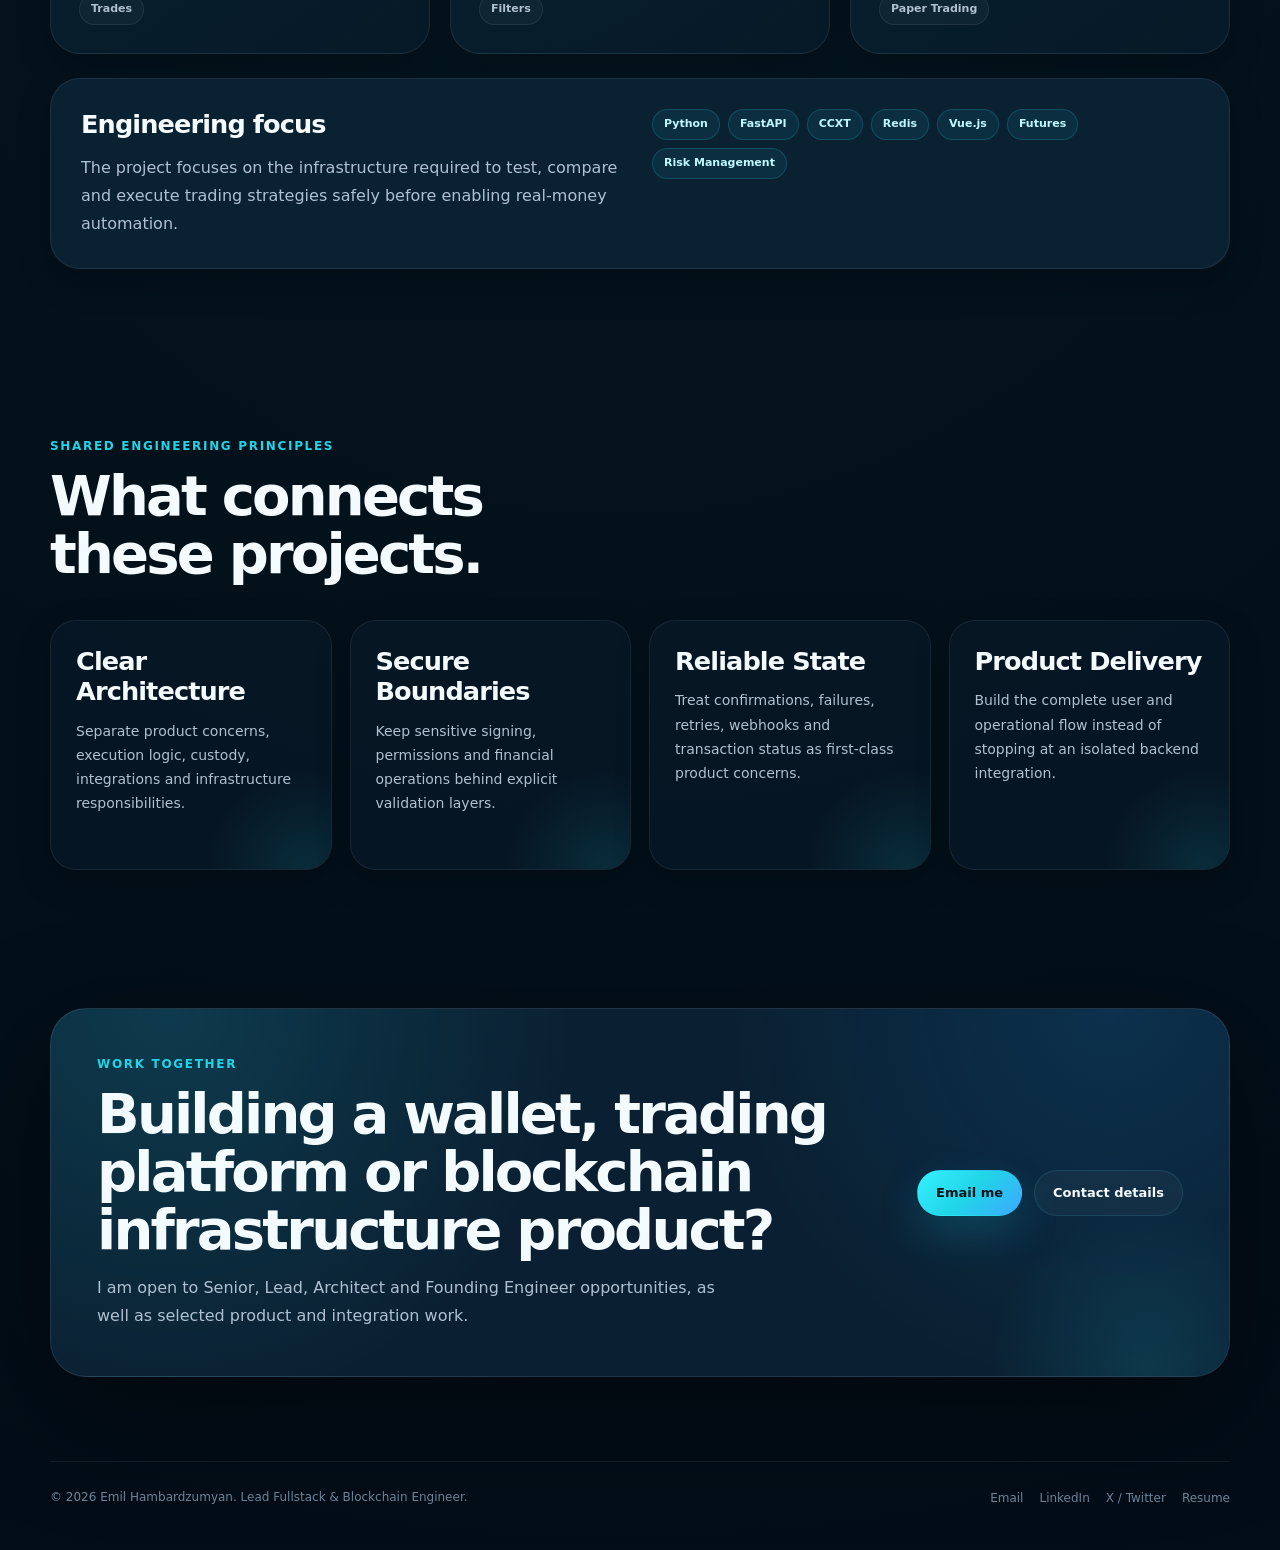
<file: projects.html>
<!DOCTYPE html>
<html lang="en">
<head>
    <meta charset="UTF-8">

    <meta
            name="viewport"
            content="width=device-width, initial-scale=1.0"
    >

    <title>
        Projects | Emil Hambardzumyan
    </title>

    <meta
            name="description"
            content="Selected blockchain, fintech and fullstack engineering projects by Emil Hambardzumyan: DENeon, StockySpace, StockyEngine and ArbiNator."
    >

    <meta name="author" content="Emil Hambardzumyan">
    <meta name="theme-color" content="#020813">

    <link
            rel="stylesheet"
            href="assets/css/style.css"
    >
</head>

<body>

<a class="skip-link" href="#main-content">
    Skip to content
</a>


<!-- ======================================================
     HEADER
     ====================================================== -->

<header class="site-header">
    <div class="container header-inner">

        <a
                class="brand"
                href="index.html"
                aria-label="Emil Hambardzumyan home"
        >
            <!--            <span class="brand-mark" aria-hidden="true">-->
            <!--                EH-->
            <!--            </span>-->

            <span class="brand-text">
                <strong>Emil Hambardzumyan</strong>
                <small>Fullstack & Blockchain Engineer</small>
            </span>
        </a>


        <nav
                class="desktop-nav"
                aria-label="Main navigation"
        >
            <a class="nav-link" href="index.html">
                Home
            </a>

            <a class="nav-link" href="experience.html">
                Experience
            </a>

            <a
                    class="nav-link active"
                    href="projects.html"
                    aria-current="page"
            >
                Projects
            </a>

            <a class="nav-link" href="resume.html">
                Resume
            </a>

            <a class="nav-link" href="contact.html">
                Contact
            </a>
        </nav>


        <div class="header-actions">
            <a
                    class="button button-primary button-small"
                    href="mailto:emil301992@gmail.com"
            >
                Let’s talk
            </a>

            <button
                    class="mobile-menu-button"
                    type="button"
                    aria-label="Open navigation menu"
                    aria-expanded="false"
                    aria-controls="mobile-navigation"
                    data-menu-button
            >
                <span></span>
                <span></span>
                <span></span>
            </button>
        </div>

    </div>


    <nav
            class="mobile-nav"
            id="mobile-navigation"
            aria-label="Mobile navigation"
            data-mobile-menu
    >
        <a class="nav-link" href="index.html">
            Home
        </a>

        <a class="nav-link" href="experience.html">
            Experience
        </a>

        <a
                class="nav-link active"
                href="projects.html"
                aria-current="page"
        >
            Projects
        </a>

        <a class="nav-link" href="resume.html">
            Resume
        </a>

        <a class="nav-link" href="contact.html">
            Contact
        </a>

        <a
                class="button button-primary"
                href="mailto:emil301992@gmail.com"
        >
            Contact me
        </a>
    </nav>
</header>


<!-- ======================================================
     MAIN CONTENT
     ====================================================== -->

<main class="page-main" id="main-content">


    <!-- ==================================================
         PAGE HERO
         ================================================== -->

    <section class="page-hero">
        <div class="container">

            <div class="page-hero-content">

                <div
                        class="eyebrow"
                        data-reveal
                >
                    <span class="eyebrow-dot"></span>
                    Selected Engineering Work
                </div>


                <h1
                        data-reveal
                        data-delay="1"
                >
                    Products built around
                    <span class="text-gradient">
                        real infrastructure problems.
                    </span>
                </h1>


                <p
                        class="lead"
                        data-reveal
                        data-delay="2"
                >
                    These projects demonstrate my work across blockchain
                    infrastructure, custody, wallets, trading systems,
                    transaction execution, real-time applications and
                    end-to-end product delivery.
                </p>


                <div
                        class="actions"
                        data-reveal
                        data-delay="3"
                        style="margin-top: 30px;"
                >
                    <a
                            class="button button-primary"
                            href="#deneon"
                    >
                        Start with DENeon
                    </a>

                    <a
                            class="button"
                            href="resume.html"
                    >
                        View full resume
                    </a>
                </div>

            </div>

        </div>
    </section>


    <!-- ==================================================
         PROJECT OVERVIEW
         ================================================== -->

    <div class="grid-three project-overview-grid" style="justify-content: center;">

        <a
                class="card project-overview-card"
                href="#deneon"
                data-reveal
        >
            <div class="project-overview-image">
                <img
                        src="assets/images/projects/deneon-cover.jpg"
                        alt="DENeon blockchain ecosystem"
                        loading="lazy"
                >

                <div class="project-overview-overlay"></div>

                <span class="project-overview-category">
                Blockchain ecosystem
            </span>
            </div>

            <div class="project-overview-content">
                <h3>
                    DENeon
                </h3>

                <p>
                    Multi-product blockchain ecosystem with custody,
                    DEX, wallets and GameFi.
                </p>

                <span class="project-overview-link">
                Explore project
                <span aria-hidden="true">→</span>
            </span>
            </div>
        </a>


        <a
                class="card project-overview-card"
                href="#stockyspace"
                data-reveal
                data-delay="1"
        >
            <div class="project-overview-image">
                <img
                        src="assets/images/projects/stockyspace-cover.jpg"
                        alt="StockySpace trading platform"
                        loading="lazy"
                >

                <div class="project-overview-overlay"></div>

                <span class="project-overview-category">
                Trading platform
            </span>
            </div>

            <div class="project-overview-content">
                <h3>
                    StockySpace
                </h3>

                <p>
                    Trading product with portfolio, wallet and
                    market execution workflows.
                </p>

                <span class="project-overview-link">
                Explore project
                <span aria-hidden="true">→</span>
            </span>
            </div>
        </a>


        <!--        <a-->
        <!--                class="card project-overview-card"-->
        <!--                href="#stockyengine"-->
        <!--                data-reveal-->
        <!--                data-delay="2"-->
        <!--        >-->
        <!--            <div class="project-overview-image">-->
        <!--                <img-->
        <!--                        src="assets/images/projects/stockyengine-cover.jpg"-->
        <!--                        alt="StockyEngine Solana execution engine"-->
        <!--                        loading="lazy"-->
        <!--                >-->

        <!--                <div class="project-overview-overlay"></div>-->

        <!--                <span class="project-overview-category">-->
        <!--                Execution engine-->
        <!--            </span>-->
        <!--            </div>-->

        <!--            <div class="project-overview-content">-->
        <!--                <h3>-->
        <!--                    StockyEngine-->
        <!--                </h3>-->

        <!--                <p>-->
        <!--                    Solana and Jupiter-based market data and-->
        <!--                    transaction execution engine.-->
        <!--                </p>-->

        <!--                <span class="project-overview-link">-->
        <!--                Explore project-->
        <!--                <span aria-hidden="true">→</span>-->
        <!--            </span>-->
        <!--            </div>-->
        <!--        </a>-->


        <a
                class="card project-overview-card"
                href="#arbinator"
                data-reveal
                data-delay="3"
        >
            <div class="project-overview-image">
                <img
                        src="assets/images/projects/arbinator-cover.jpg"
                        alt="ArbiNator crypto trading automation"
                        loading="lazy"
                >

                <div class="project-overview-overlay"></div>

                <span class="project-overview-category">
                Trading automation
            </span>
            </div>

            <div class="project-overview-content">
                <h3>
                    ArbiNator
                </h3>

                <p>
                    Multi-exchange cryptocurrency trading and
                    automation infrastructure.
                </p>

                <span class="project-overview-link">
                Explore project
                <span aria-hidden="true">→</span>
            </span>
            </div>
        </a>

    </div>


    <!-- ==================================================
         DENEON ECOSYSTEM
         ================================================== -->

    <section
            class="section"
            id="deneon"
    >
        <div class="container">

            <div class="section-header">

                <div
                        class="section-header-content"
                        data-reveal
                >
                    <div class="section-kicker">
                        Flagship ecosystem
                    </div>

                    <h2>
                        DENeon
                    </h2>
                </div>


                <p
                        class="section-description"
                        data-reveal
                        data-delay="1"
                >
                    A connected blockchain ecosystem covering enterprise
                    custody, wallet infrastructure, DEX functionality and
                    a Telegram-based GameFi product.
                </p>

            </div>


            <article
                    class="panel"
                    data-reveal
            >
                <div class="grid-two">

                    <div>
                        <div class="section-kicker">
                            Role
                        </div>

                        <h3>
                            Founder & Lead Fullstack Blockchain Engineer
                        </h3>

                        <p style="margin-top: 16px;">
                            I designed and implemented the architecture,
                            backend services, frontend applications,
                            blockchain integrations and deployment
                            infrastructure across the DENeon product suite.
                        </p>
                    </div>


                    <div>
                        <div class="feature-list">

                            <div class="feature-item">
                                <span class="feature-check">✓</span>

                                <span>
                                    Product architecture and technical direction
                                </span>
                            </div>

                            <div class="feature-item">
                                <span class="feature-check">✓</span>

                                <span>
                                    Backend, frontend and blockchain development
                                </span>
                            </div>

                            <div class="feature-item">
                                <span class="feature-check">✓</span>

                                <span>
                                    Infrastructure, deployment and production support
                                </span>
                            </div>

                            <div class="feature-item">
                                <span class="feature-check">✓</span>

                                <span>
                                    Product iteration based on real usage
                                </span>
                            </div>

                        </div>
                    </div>

                </div>
            </article>


            <div
                    class="grid-three"
                    style="margin-top: 24px;"
            >

                <!-- ======================================
                     DENEON CUSTODY
                     ====================================== -->

                <article
                        class="project-card project-card-with-cover"
                        data-reveal
                >
                    <div class="project-card-cover">
                        <img
                                src="assets/images/projects/custody-project.png"
                                alt="DENeon Custody enterprise blockchain infrastructure interface"
                                loading="lazy"
                        >
                    </div>

                    <div class="project-card-body">
                        <div class="project-meta">
                        <span class="tag tag-green">
                            Enterprise infrastructure
                        </span>

                            <span class="text-muted">
                            B2B SaaS
                        </span>
                        </div>

                        <h3>
                            DENeon Custody
                        </h3>

                        <p>
                            Multi-chain custody and processing platform for
                            wallets, transactions, approvals, blockchain scanners,
                            webhooks and team-based workspace operations.
                        </p>

                        <div class="tags">
                            <span class="tag">Custodial Wallets</span>
                            <span class="tag">Non-Custodial Wallets</span>
                            <span class="tag">Transactions</span>
                            <span class="tag">Approvals</span>
                            <span class="tag">Scanners</span>
                            <span class="tag">Webhooks</span>
                        </div>
                    </div>
                </article>


                <!-- ======================================
                     DENEON DEX
                     ====================================== -->

                <article
                        class="project-card project-card-with-cover"
                        data-reveal
                        data-delay="1"
                >
                    <div class="project-card-cover">
                        <img
                                src="assets/images/projects/dex.deneon.png"
                                alt="DENeon DEX wallet for DEUT, ETH and USDT"
                                loading="lazy"
                        >
                    </div>

                    <div class="project-card-body">
                        <div class="project-meta">
                        <span class="tag tag-cyan">
                            Exchange product
                        </span>

                            <span class="text-muted">
                            DEX
                        </span>
                        </div>

                        <h3>
                            DENeon DEX
                        </h3>

                        <p>
                            DEX and wallet product with token assets, dynamic
                            pricing, swap-oriented workflows, real-time price
                            updates and user-facing portfolio functionality.
                        </p>

                        <div class="tags">
                            <span class="tag">Wallets</span>
                            <span class="tag">Token Assets</span>
                            <span class="tag">Dynamic Pricing</span>
                            <span class="tag">Realtime</span>
                            <span class="tag">Vue.js</span>
                        </div>
                    </div>
                </article>


                <!-- ======================================
                     DENEON GAMEFI
                     ====================================== -->

                <article
                        class="project-card project-card-with-cover"
                        data-reveal
                        data-delay="2"
                >
                    <div class="project-card-cover">
                        <img
                                src="assets/images/projects/gamefi.deneon.png"
                                alt="DENeon GameFi Telegram Mini App with Shard Catcher and Boss Raids"
                                loading="lazy"
                        >
                    </div>

                    <div class="project-card-body">
                        <div class="project-meta">
                        <span class="tag">
                            Consumer product
                        </span>

                            <span class="text-muted">
                            Telegram Mini App
                        </span>
                        </div>

                        <h3>
                            DENeon GameFi
                        </h3>

                        <p>
                            Telegram Mini App combining wallet functionality,
                            blockchain onboarding, reward mechanics, games,
                            referrals, advertising and real-time product events.
                        </p>

                        <div class="tags">
                            <span class="tag">Telegram</span>
                            <span class="tag">GameFi</span>
                            <span class="tag">Wallet</span>
                            <span class="tag">Rewards</span>
                            <span class="tag">Ads</span>
                            <span class="tag">WebSockets</span>
                        </div>
                    </div>
                </article>

            </div>

        </div>
    </section>


    <!-- ==================================================
         DENEON CUSTODY DETAIL
         ================================================== -->

    <section class="section section-divider">
        <div class="container">

            <div class="grid-two">

                <article
                        class="panel"
                        data-reveal
                >
                    <div class="section-kicker">
                        Custody architecture
                    </div>

                    <h3>
                        Unified multi-chain infrastructure
                    </h3>

                    <p>
                        DENeon Custody was designed as a reusable B2B
                        infrastructure layer instead of a blockchain-specific
                        wallet implementation.
                    </p>


                    <div class="feature-list">

                        <div class="feature-item">
                            <span class="feature-check">✓</span>

                            <span>
                                Custodial and non-custodial wallet models
                            </span>
                        </div>

                        <div class="feature-item">
                            <span class="feature-check">✓</span>

                            <span>
                                Unified APIs across different blockchain networks
                            </span>
                        </div>

                        <div class="feature-item">
                            <span class="feature-check">✓</span>

                            <span>
                                Workspace isolation, API keys and permissions
                            </span>
                        </div>

                        <div class="feature-item">
                            <span class="feature-check">✓</span>

                            <span>
                                Asset and node configuration
                            </span>
                        </div>

                        <div class="feature-item">
                            <span class="feature-check">✓</span>

                            <span>
                                Scanners, webhooks and asynchronous events
                            </span>
                        </div>

                    </div>
                </article>


                <article
                        class="panel"
                        data-reveal
                        data-delay="1"
                >
                    <div class="section-kicker">
                        Supported ecosystems
                    </div>

                    <h3>
                        Blockchain-specific logic behind a unified API
                    </h3>

                    <p>
                        Each network has different transaction models,
                        signing requirements and confirmation behavior.
                        The platform normalizes these differences into
                        consistent product-level workflows.
                    </p>


                    <div
                            class="tags"
                            style="margin-top: 24px;"
                    >
                        <span class="tag tag-cyan">Bitcoin</span>
                        <span class="tag tag-cyan">Ethereum</span>
                        <span class="tag tag-cyan">EVM Networks</span>
                        <span class="tag tag-cyan">TRON</span>
                        <span class="tag tag-cyan">TON</span>
                        <span class="tag tag-cyan">Solana</span>
                    </div>


                    <div
                            class="feature-list"
                            style="margin-top: 24px;"
                    >
                        <div class="feature-item">
                            <span class="feature-check">✓</span>

                            <span>
                                Account-based and UTXO transaction models
                            </span>
                        </div>

                        <div class="feature-item">
                            <span class="feature-check">✓</span>

                            <span>
                                RPC and explorer integrations
                            </span>
                        </div>

                        <div class="feature-item">
                            <span class="feature-check">✓</span>

                            <span>
                                Signing, broadcasting and confirmation tracking
                            </span>
                        </div>

                    </div>
                </article>

            </div>

        </div>
    </section>


    <!-- ==================================================
         APPROVAL SYSTEM
         ================================================== -->

    <section class="section">
        <div class="container">

            <div class="section-header">

                <div
                        class="section-header-content"
                        data-reveal
                >
                    <div class="section-kicker">
                        Security workflows
                    </div>

                    <h2>
                        Configurable multi-approval transaction execution.
                    </h2>
                </div>


                <p
                        class="section-description"
                        data-reveal
                        data-delay="1"
                >
                    Enterprise wallet operations require more than a simple
                    transaction endpoint. Approval policies were designed
                    as a first-class platform feature.
                </p>

            </div>


            <div class="grid-four">

                <article
                        class="card"
                        data-reveal
                >
                    <div class="card-icon">
                        01
                    </div>

                    <h3>
                        Approval Thresholds
                    </h3>

                    <p>
                        Configure how many team members must approve a
                        transaction before execution.
                    </p>
                </article>


                <article
                        class="card"
                        data-reveal
                        data-delay="1"
                >
                    <div class="card-icon">
                        02
                    </div>

                    <h3>
                        Distinct Approvers
                    </h3>

                    <p>
                        Ensure approvals are provided by separate authorized
                        users instead of repeated actions by one account.
                    </p>
                </article>


                <article
                        class="card"
                        data-reveal
                        data-delay="2"
                >
                    <div class="card-icon">
                        03
                    </div>

                    <h3>
                        Initiator Restrictions
                    </h3>

                    <p>
                        Prevent the transaction creator from approving their
                        own request when policy requires separation of duties.
                    </p>
                </article>


                <article
                        class="card"
                        data-reveal
                        data-delay="3"
                >
                    <div class="card-icon">
                        04
                    </div>

                    <h3>
                        Controlled Execution
                    </h3>

                    <p>
                        Support automatic or explicitly authorized execution
                        after all policy requirements are satisfied.
                    </p>
                </article>

            </div>

        </div>
    </section>


    <!-- ==================================================
         SERIALIZED TRANSACTIONS
         ================================================== -->

    <section class="section section-divider">
        <div class="container grid-two">

            <article
                    class="panel"
                    data-reveal
            >
                <div class="section-kicker">
                    Advanced transaction execution
                </div>

                <h3>
                    Generic serialized transaction endpoint
                </h3>

                <p>
                    Designed a generic custody endpoint that accepts a
                    client-built serialized blockchain transaction,
                    validates the required signer, signs it with the
                    custodial key and broadcasts it through the platform.
                </p>


                <div
                        class="terminal-card"
                        style="margin-top: 24px;"
                >
                    <div class="terminal-header">
                        <span class="terminal-dot"></span>
                        <span class="terminal-dot"></span>
                        <span class="terminal-dot"></span>

                        <span class="terminal-title">
                            serialized.execute
                        </span>
                    </div>

                    <div class="terminal-code">
                        <span class="code-blue">POST</span>
                        <span class="code-green">
                            /api/v1/transactions/serialized/execute
                        </span><br><br>

                        {<br>
                        &nbsp;&nbsp;<span class="code-cyan">"walletId"</span>:
                        <span class="code-green">"custodial-wallet"</span>,<br>

                        &nbsp;&nbsp;<span class="code-cyan">"serializedTransaction"</span>:
                        <span class="code-green">"base64..."</span>,<br>

                        &nbsp;&nbsp;<span class="code-cyan">"encoding"</span>:
                        <span class="code-green">"base64"</span><br>
                        }
                    </div>
                </div>
            </article>


            <article
                    class="panel"
                    data-reveal
                    data-delay="1"
            >
                <div class="section-kicker">
                    Engineering value
                </div>

                <h3>
                    Generic infrastructure, not product-specific code
                </h3>

                <p>
                    The endpoint was designed to support advanced transaction
                    packages without coupling custody infrastructure to a
                    specific DEX, project or external integration.
                </p>


                <div class="feature-list">

                    <div class="feature-item">
                        <span class="feature-check">✓</span>

                        <span>
                            API key and workspace validation
                        </span>
                    </div>

                    <div class="feature-item">
                        <span class="feature-check">✓</span>

                        <span>
                            Custodial wallet and blockchain validation
                        </span>
                    </div>

                    <div class="feature-item">
                        <span class="feature-check">✓</span>

                        <span>
                            Required signer verification
                        </span>
                    </div>

                    <div class="feature-item">
                        <span class="feature-check">✓</span>

                        <span>
                            Signing and blockchain broadcasting
                        </span>
                    </div>

                    <div class="feature-item">
                        <span class="feature-check">✓</span>

                        <span>
                            Standard transaction events and scanner compatibility
                        </span>
                    </div>

                </div>
            </article>

        </div>
    </section>


    <!-- ==================================================
         DENEON GAMEFI DETAIL
         ================================================== -->

    <section class="section">
        <div class="container">

            <div class="section-header">

                <div
                        class="section-header-content"
                        data-reveal
                >
                    <div class="section-kicker">
                        Consumer Web3 product
                    </div>

                    <h2>
                        DENeon Telegram GameFi
                    </h2>
                </div>


                <p
                        class="section-description"
                        data-reveal
                        data-delay="1"
                >
                    A user-facing product combining wallet infrastructure,
                    games, rewards, referrals, advertising and real-time
                    application flows.
                </p>

            </div>


            <div class="grid-three">

                <article
                        class="panel panel-hover"
                        data-reveal
                >
                    <h3>
                        Wallet Experience
                    </h3>

                    <p>
                        Non-custodial wallet onboarding, encrypted local
                        storage, balances and blockchain-oriented account flows.
                    </p>

                    <div
                            class="tags"
                            style="margin-top: 20px;"
                    >
                        <span class="tag">Wallet Creation</span>
                        <span class="tag">Encryption</span>
                        <span class="tag">Balances</span>
                    </div>
                </article>


                <article
                        class="panel panel-hover"
                        data-reveal
                        data-delay="1"
                >
                    <h3>
                        Game Mechanics
                    </h3>

                    <p>
                        Shard Catcher, Boss Raids, attempts, cooldowns,
                        reward limits and user progression mechanics.
                    </p>

                    <div
                            class="tags"
                            style="margin-top: 20px;"
                    >
                        <span class="tag">Game State</span>
                        <span class="tag">Cooldowns</span>
                        <span class="tag">Rewards</span>
                    </div>
                </article>


                <article
                        class="panel panel-hover"
                        data-reveal
                        data-delay="2"
                >
                    <h3>
                        Product Monetization
                    </h3>

                    <p>
                        Rewarded ads, interstitial ads, provider availability,
                        eligibility rules and backend-verified reward flows.
                    </p>

                    <div
                            class="tags"
                            style="margin-top: 20px;"
                    >
                        <span class="tag">AdsGram</span>
                        <span class="tag">Monetag</span>
                        <span class="tag">Eligibility</span>
                    </div>
                </article>

            </div>

        </div>
    </section>


    <!-- ==================================================
         STOCKYSPACE
         ================================================== -->

    <section
            class="section section-divider"
            id="stockyspace"
    >
        <div class="container">

            <div class="section-header">

                <div
                        class="section-header-content"
                        data-reveal
                >
                    <div class="section-kicker">
                        Trading product
                    </div>

                    <h2>
                        StockySpace
                    </h2>
                </div>


                <p
                        class="section-description"
                        data-reveal
                        data-delay="1"
                >
                    A fullstack trading platform that connects market data,
                    asset mapping, portfolio management, corporate wallets
                    and transaction execution.
                </p>

            </div>


            <article
                    class="project-showcase project-showcase-light"
                    data-reveal
            >
                <div class="project-showcase-media">
                    <img
                            src="assets/images/projects/stockyspace.png"
                            alt="StockySpace synthetic stock trading platform"
                            loading="lazy"
                    >

                    <span class="project-showcase-badge">
                        Product interface
                    </span>
                </div>


                <div class="project-showcase-content">
                    <div>
                        <div class="section-kicker">
                            Simplified stock trading
                        </div>

                        <h3>
                            Product-level trading workflows
                        </h3>

                        <p>
                            StockySpace turns synthetic stock trading into a
                            clean user flow for portfolio tracking, deposits,
                            market orders and asset management.
                        </p>
                    </div>


                    <div class="feature-list project-showcase-features">

                        <div class="feature-item">
                            <span class="feature-check">✓</span>

                            <span>
                                Real-time market prices and asset discovery
                            </span>
                        </div>

                        <div class="feature-item">
                            <span class="feature-check">✓</span>

                            <span>
                                Buy and sell synthetic stocks using stablecoins
                            </span>
                        </div>

                        <div class="feature-item">
                            <span class="feature-check">✓</span>

                            <span>
                                Portfolio, positions, history and custodial assets
                            </span>
                        </div>

                        <div class="feature-item">
                            <span class="feature-check">✓</span>

                            <span>
                                Execution orchestration through StockyEngine and custody
                            </span>
                        </div>

                    </div>


                    <div class="tags">
                        <span class="tag tag-cyan">FastAPI</span>
                        <span class="tag tag-cyan">Vue.js</span>
                        <span class="tag tag-cyan">WebSockets</span>
                        <span class="tag tag-cyan">PostgreSQL</span>
                    </div>
                </div>
            </article>


            <div
                    class="grid-four"
                    style="margin-top: 24px;"
            >

                <article
                        class="card"
                        data-reveal
                >
                    <!--                    <div class="card-icon">-->
                    <!--                        M-->
                    <!--                    </div>-->

                    <h3>
                        Market Data
                    </h3>

                    <p>
                        Price synchronization and real-time delivery from
                        StockyEngine to the product frontend.
                    </p>
                </article>


                <article
                        class="card"
                        data-reveal
                        data-delay="1"
                >
                    <!--                    <div class="card-icon">-->
                    <!--                        W-->
                    <!--                    </div>-->

                    <h3>
                        Corporate Wallets
                    </h3>

                    <p>
                        Wallet registry for trading, treasury, settlement,
                        liquidity and reserve purposes.
                    </p>
                </article>


                <article
                        class="card"
                        data-reveal
                        data-delay="2"
                >
                    <!--                    <div class="card-icon">-->
                    <!--                        B-->
                    <!--                    </div>-->

                    <h3>
                        Buy Flow
                    </h3>

                    <p>
                        Market buy workflows with spreads, review rules,
                        positions, ledgers and transaction records.
                    </p>
                </article>


                <article
                        class="card"
                        data-reveal
                        data-delay="3"
                >
                    <!--                    <div class="card-icon">-->
                    <!--                        C-->
                    <!--                    </div>-->

                    <h3>
                        Custody Connection
                    </h3>

                    <p>
                        Execution integration with DENeon Custody for secure
                        signing and blockchain submission.
                    </p>
                </article>

            </div>

        </div>
    </section>


    <!-- ==================================================
         STOCKYENGINE
         ================================================== -->

    <section
            class="section"
            id="stockyengine"
    >
        <div class="container">

            <div class="section-header">

                <div
                        class="section-header-content"
                        data-reveal
                >
                    <div class="section-kicker">
                        Execution and pricing service
                    </div>

                    <h2>
                        StockyEngine
                    </h2>
                </div>


                <p
                        class="section-description"
                        data-reveal
                        data-delay="1"
                >
                    ASP.NET Core service responsible for market prices,
                    Solana assets, Jupiter quotes and serialized swap
                    transaction packages.
                </p>

            </div>


            <div class="grid-two">

                <article
                        class="panel"
                        data-reveal
                >
                    <h3>
                        Pricing Infrastructure
                    </h3>

                    <p>
                        Built REST and real-time market interfaces with
                        workspace isolation, API keys, asset permissions
                        and configurable price adjustments.
                    </p>


                    <div class="feature-list">

                        <div class="feature-item">
                            <span class="feature-check">✓</span>

                            <span>
                                REST price endpoints
                            </span>
                        </div>

                        <div class="feature-item">
                            <span class="feature-check">✓</span>

                            <span>
                                SignalR market price updates
                            </span>
                        </div>

                        <div class="feature-item">
                            <span class="feature-check">✓</span>

                            <span>
                                Workspace and API key access control
                            </span>
                        </div>

                        <div class="feature-item">
                            <span class="feature-check">✓</span>

                            <span>
                                Raw, display and execution price snapshots
                            </span>
                        </div>

                    </div>
                </article>


                <article
                        class="panel"
                        data-reveal
                        data-delay="1"
                >
                    <h3>
                        Jupiter Swap Integration
                    </h3>

                    <p>
                        Integrated Jupiter quote and swap transaction creation
                        so the engine can build a serialized Solana
                        transaction package without owning the custodial key.
                    </p>


                    <div class="feature-list">

                        <div class="feature-item">
                            <span class="feature-check">✓</span>

                            <span>
                                Quote request and validation
                            </span>
                        </div>

                        <div class="feature-item">
                            <span class="feature-check">✓</span>

                            <span>
                                Serialized swap transaction generation
                            </span>
                        </div>

                        <div class="feature-item">
                            <span class="feature-check">✓</span>

                            <span>
                                Test and live mode compatibility
                            </span>
                        </div>

                        <div class="feature-item">
                            <span class="feature-check">✓</span>

                            <span>
                                Custody-based signing boundary
                            </span>
                        </div>

                    </div>
                </article>

            </div>


            <article
                    class="panel"
                    data-reveal
                    style="margin-top: 24px;"
            >
                <div class="grid-two">

                    <div>
                        <div class="section-kicker">
                            Architecture boundary
                        </div>

                        <h3>
                            Execution without exposing private keys
                        </h3>

                        <p style="margin-top: 15px;">
                            StockyEngine builds the blockchain transaction.
                            DENeon Custody validates, signs and broadcasts it.
                            StockySpace manages the product workflow and
                            user-visible state.
                        </p>
                    </div>


                    <div class="feature-list">

                        <div class="feature-item">
                            <span class="feature-check">1</span>

                            <span>
                                StockySpace creates a trade request
                            </span>
                        </div>

                        <div class="feature-item">
                            <span class="feature-check">2</span>

                            <span>
                                StockyEngine requests a Jupiter quote
                            </span>
                        </div>

                        <div class="feature-item">
                            <span class="feature-check">3</span>

                            <span>
                                StockyEngine builds serialized Solana transaction
                            </span>
                        </div>

                        <div class="feature-item">
                            <span class="feature-check">4</span>

                            <span>
                                DENeon Custody signs and broadcasts securely
                            </span>
                        </div>

                    </div>

                </div>
            </article>

        </div>
    </section>


    <!-- ==================================================
         ARBINATOR
         ================================================== -->

    <section
            class="section section-divider"
            id="arbinator"
    >
        <div class="container">

            <div class="section-header">

                <div
                        class="section-header-content"
                        data-reveal
                >
                    <div class="section-kicker">
                        Trading automation
                    </div>

                    <h2>
                        ArbiNator
                    </h2>
                </div>


                <p
                        class="section-description"
                        data-reveal
                        data-delay="1"
                >
                    Cryptocurrency trading infrastructure focused on
                    multi-exchange market data, configurable strategies,
                    execution flows and risk management.
                </p>

            </div>


            <div class="grid-three">

                <article
                        class="project-card"
                        data-reveal
                >
                    <div class="project-meta">
                        <span class="tag tag-cyan">
                            Market Data
                        </span>
                    </div>

                    <h3>
                        Multi-Exchange Collection
                    </h3>

                    <p>
                        Unified collection and normalization of futures market
                        data across multiple cryptocurrency exchanges.
                    </p>

                    <div class="tags">
                        <span class="tag">CCXT</span>
                        <span class="tag">WebSockets</span>
                        <span class="tag">Order Books</span>
                        <span class="tag">Trades</span>
                    </div>
                </article>


                <article
                        class="project-card"
                        data-reveal
                        data-delay="1"
                >
                    <div class="project-meta">
                        <span class="tag tag-green">
                            Strategy
                        </span>
                    </div>

                    <h3>
                        Signal Confirmation
                    </h3>

                    <p>
                        Configurable confirmation rules based on multiple
                        exchange snapshots, consensus and market direction.
                    </p>

                    <div class="tags">
                        <span class="tag">Consensus</span>
                        <span class="tag">Long / Short</span>
                        <span class="tag">Thresholds</span>
                        <span class="tag">Filters</span>
                    </div>
                </article>


                <article
                        class="project-card"
                        data-reveal
                        data-delay="2"
                >
                    <div class="project-meta">
                        <span class="tag">
                            Risk Controls
                        </span>
                    </div>

                    <h3>
                        Controlled Execution
                    </h3>

                    <p>
                        Position limits, leverage, stop logic, cooldowns,
                        trade feedback and configurable execution conditions.
                    </p>

                    <div class="tags">
                        <span class="tag">Leverage</span>
                        <span class="tag">TP / SL</span>
                        <span class="tag">Cooldown</span>
                        <span class="tag">Paper Trading</span>
                    </div>
                </article>

            </div>


            <article
                    class="panel"
                    data-reveal
                    style="margin-top: 24px;"
            >
                <div class="grid-two">

                    <div>
                        <h3>
                            Engineering focus
                        </h3>

                        <p style="margin-top: 15px;">
                            The project focuses on the infrastructure required
                            to test, compare and execute trading strategies
                            safely before enabling real-money automation.
                        </p>
                    </div>


                    <div
                            class="tags"
                            style="align-content: start;"
                    >
                        <span class="tag tag-cyan">Python</span>
                        <span class="tag tag-cyan">FastAPI</span>
                        <span class="tag tag-cyan">CCXT</span>
                        <span class="tag tag-cyan">Redis</span>
                        <span class="tag tag-cyan">Vue.js</span>
                        <span class="tag tag-cyan">Futures</span>
                        <span class="tag tag-cyan">Risk Management</span>
                    </div>

                </div>
            </article>

        </div>
    </section>


    <!-- ==================================================
         COMMON ENGINEERING THEMES
         ================================================== -->

    <section class="section">
        <div class="container">

            <div class="section-header">

                <div
                        class="section-header-content"
                        data-reveal
                >
                    <div class="section-kicker">
                        Shared engineering principles
                    </div>

                    <h2>
                        What connects these projects.
                    </h2>
                </div>

            </div>


            <div class="grid-four">

                <article
                        class="card"
                        data-reveal
                >
                    <!--                    <div class="card-icon">-->
                    <!--                        A-->
                    <!--                    </div>-->

                    <h3>
                        Clear Architecture
                    </h3>

                    <p>
                        Separate product concerns, execution logic, custody,
                        integrations and infrastructure responsibilities.
                    </p>
                </article>


                <article
                        class="card"
                        data-reveal
                        data-delay="1"
                >
                    <!--                    <div class="card-icon">-->
                    <!--                        S-->
                    <!--                    </div>-->

                    <h3>
                        Secure Boundaries
                    </h3>

                    <p>
                        Keep sensitive signing, permissions and financial
                        operations behind explicit validation layers.
                    </p>
                </article>


                <article
                        class="card"
                        data-reveal
                        data-delay="2"
                >
                    <!--                    <div class="card-icon">-->
                    <!--                        R-->
                    <!--                    </div>-->

                    <h3>
                        Reliable State
                    </h3>

                    <p>
                        Treat confirmations, failures, retries, webhooks and
                        transaction status as first-class product concerns.
                    </p>
                </article>


                <article
                        class="card"
                        data-reveal
                        data-delay="3"
                >
                    <!--                    <div class="card-icon">-->
                    <!--                        P-->
                    <!--                    </div>-->

                    <h3>
                        Product Delivery
                    </h3>

                    <p>
                        Build the complete user and operational flow instead
                        of stopping at an isolated backend integration.
                    </p>
                </article>

            </div>

        </div>
    </section>


    <!-- ==================================================
         CTA
         ================================================== -->

    <section class="section section-small">
        <div class="container">

            <div
                    class="cta-panel"
                    data-reveal
            >

                <div class="cta-content">

                    <div class="section-kicker">
                        Work together
                    </div>

                    <h2>
                        Building a wallet, trading platform or
                        blockchain infrastructure product?
                    </h2>

                    <p>
                        I am open to Senior, Lead, Architect and Founding
                        Engineer opportunities, as well as selected product
                        and integration work.
                    </p>

                </div>


                <div class="actions">

                    <a
                            class="button button-primary"
                            href="mailto:emil301992@gmail.com"
                    >
                        Email me
                    </a>

                    <a
                            class="button"
                            href="contact.html"
                    >
                        Contact details
                    </a>

                </div>

            </div>

        </div>
    </section>

</main>


<!-- ======================================================
     FOOTER
     ====================================================== -->

<footer class="site-footer">
    <div class="container footer-inner">

        <p class="footer-copy">
            © <span data-current-year></span>
            Emil Hambardzumyan.
            Lead Fullstack & Blockchain Engineer.
        </p>


        <nav
                class="footer-links"
                aria-label="Social links"
        >
            <a href="mailto:emil301992@gmail.com">
                Email
            </a>

            <a
                    href="https://www.linkedin.com/in/emil-hambardzumyan-989519235"
                    target="_blank"
                    rel="noopener noreferrer"
            >
                LinkedIn
            </a>

            <a
                    href="https://x.com/emilbackend"
                    target="_blank"
                    rel="noopener noreferrer"
            >
                X / Twitter
            </a>

            <a href="resume.html">
                Resume
            </a>
        </nav>

    </div>
</footer>


<script src="assets/js/main.js"></script>

</body>
</html>
</file>
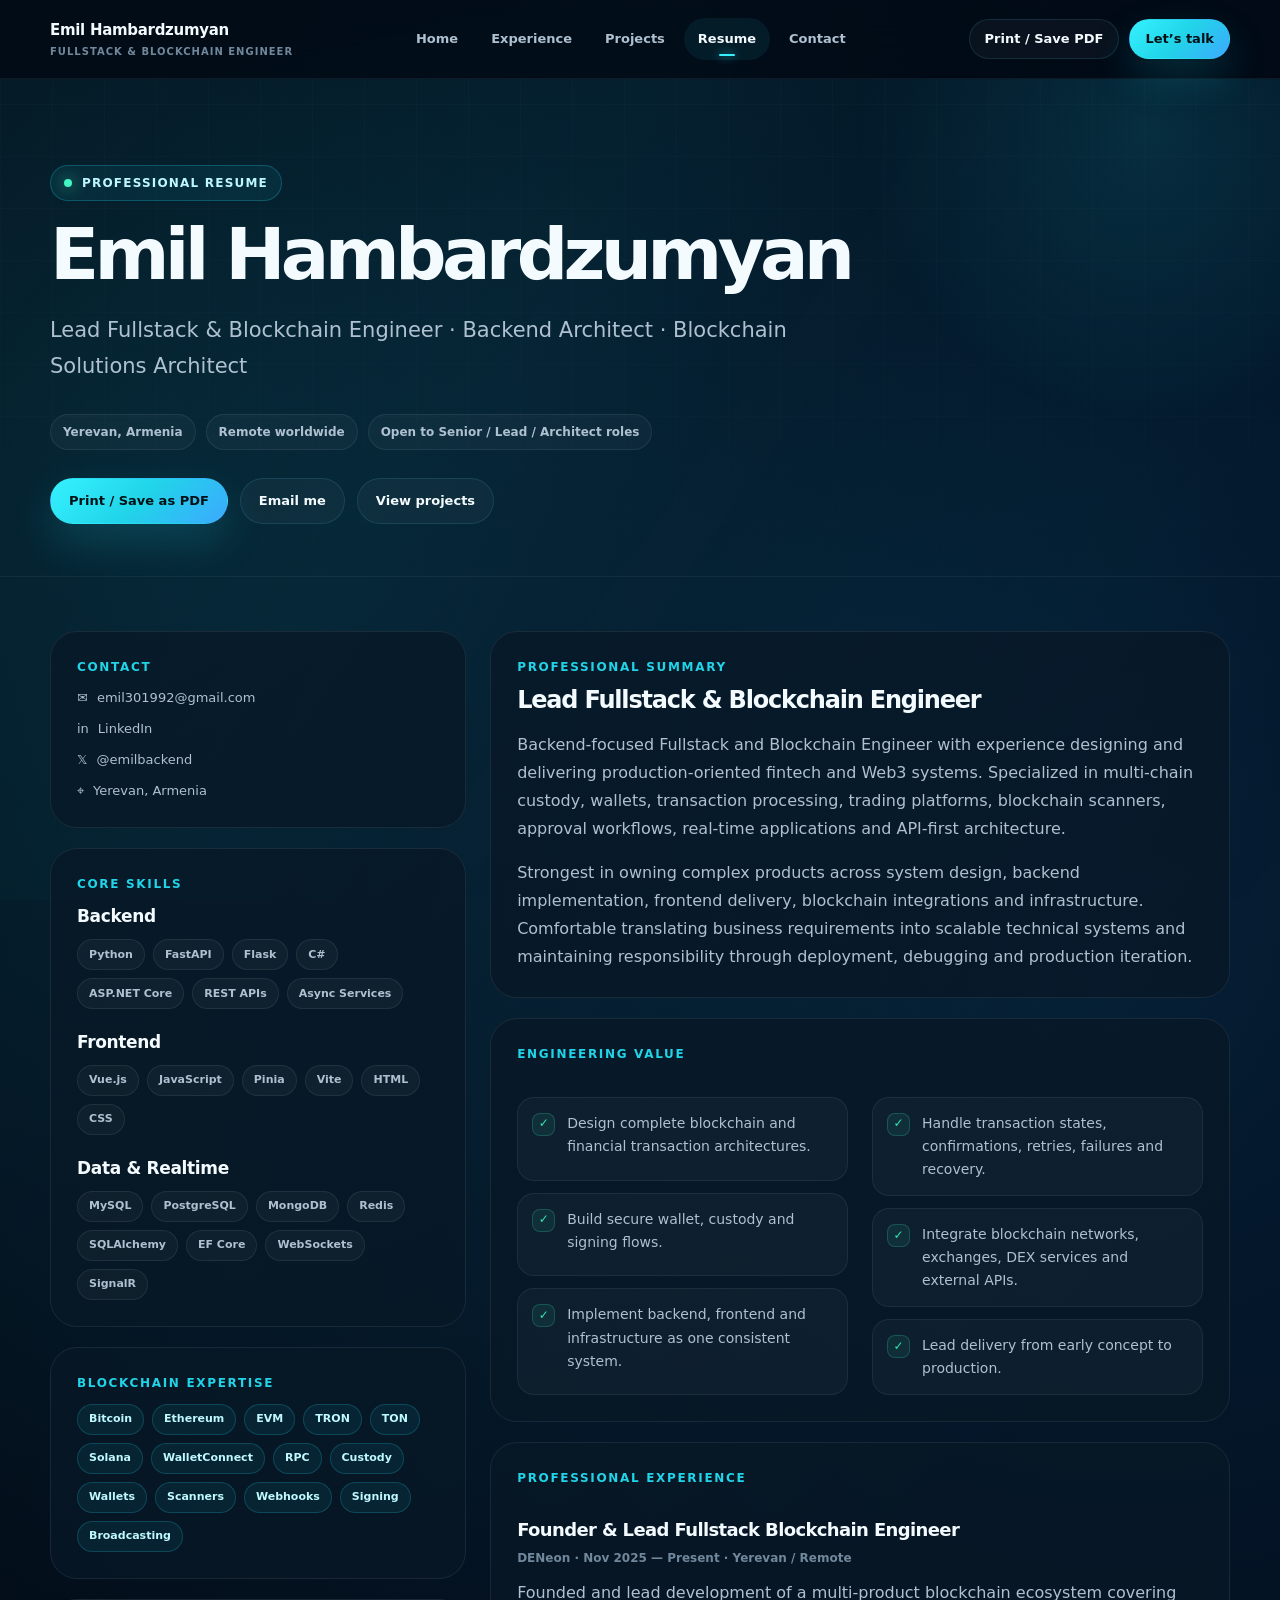
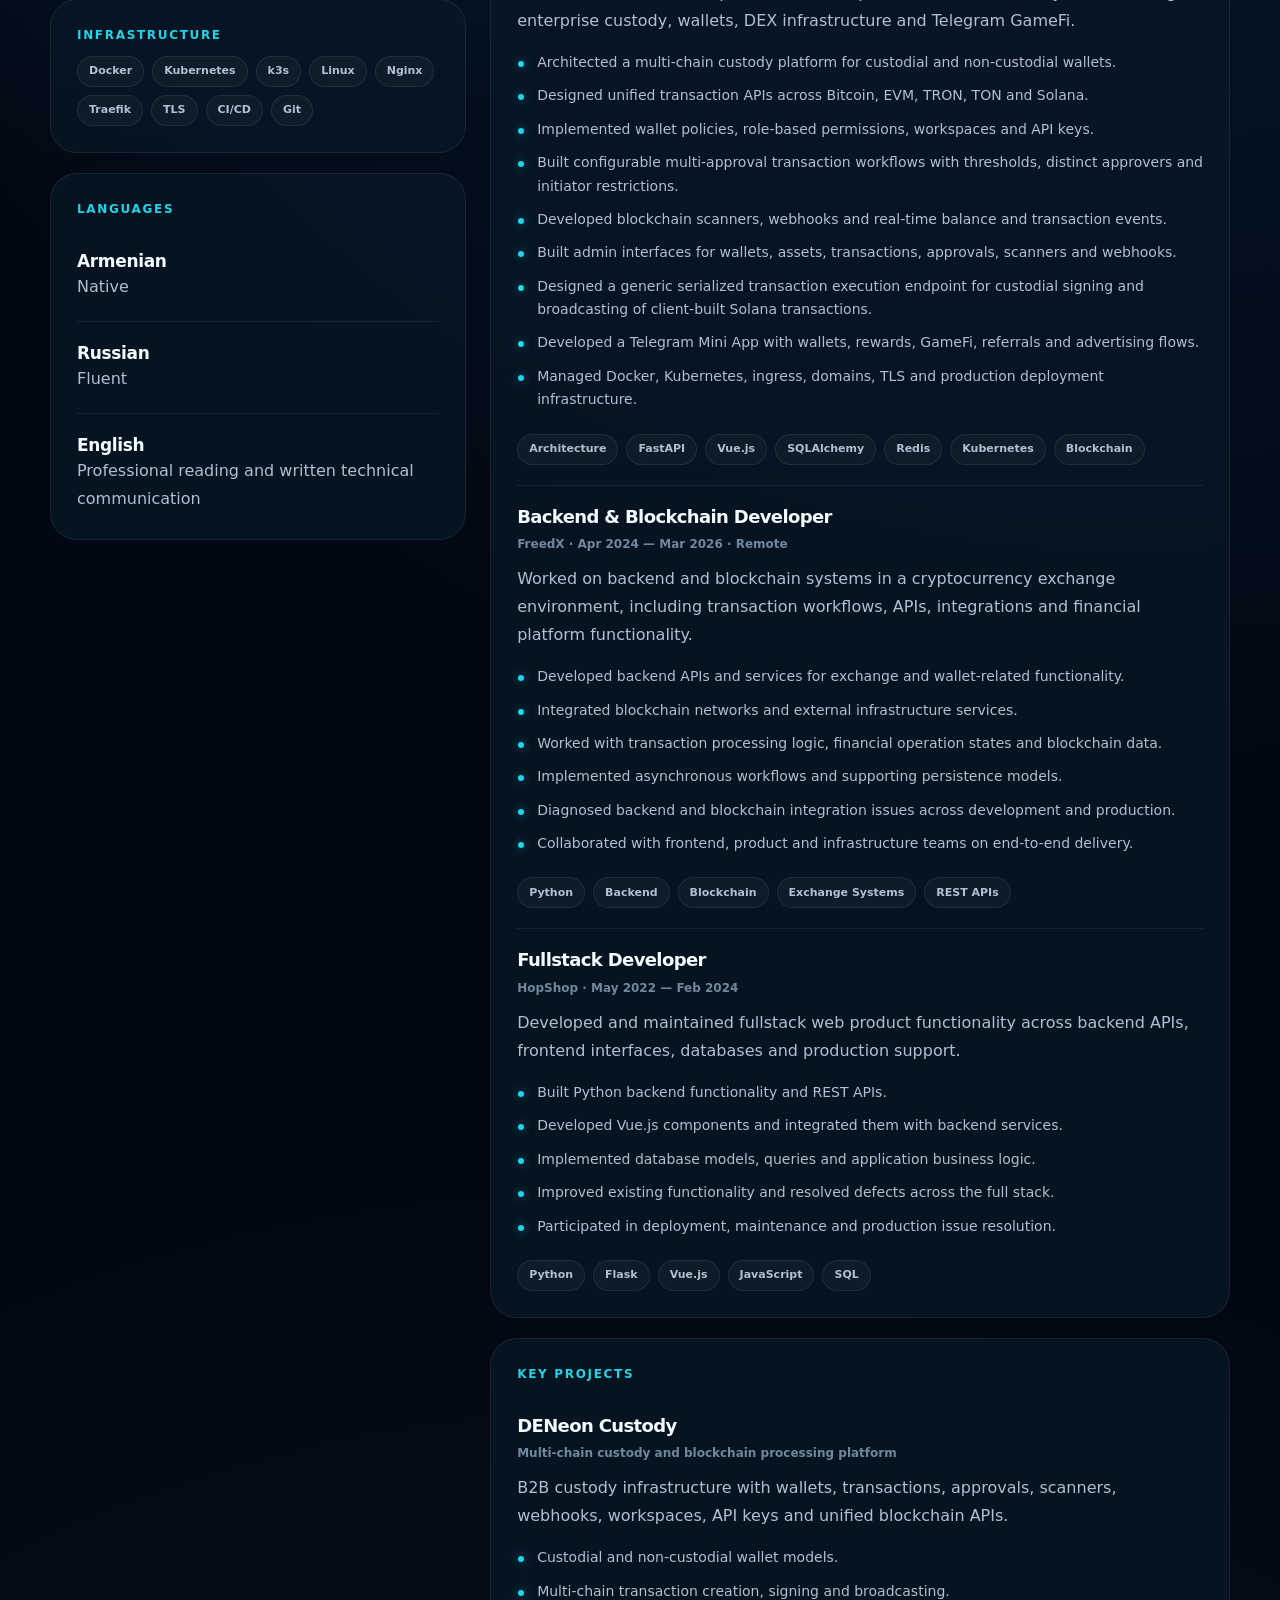
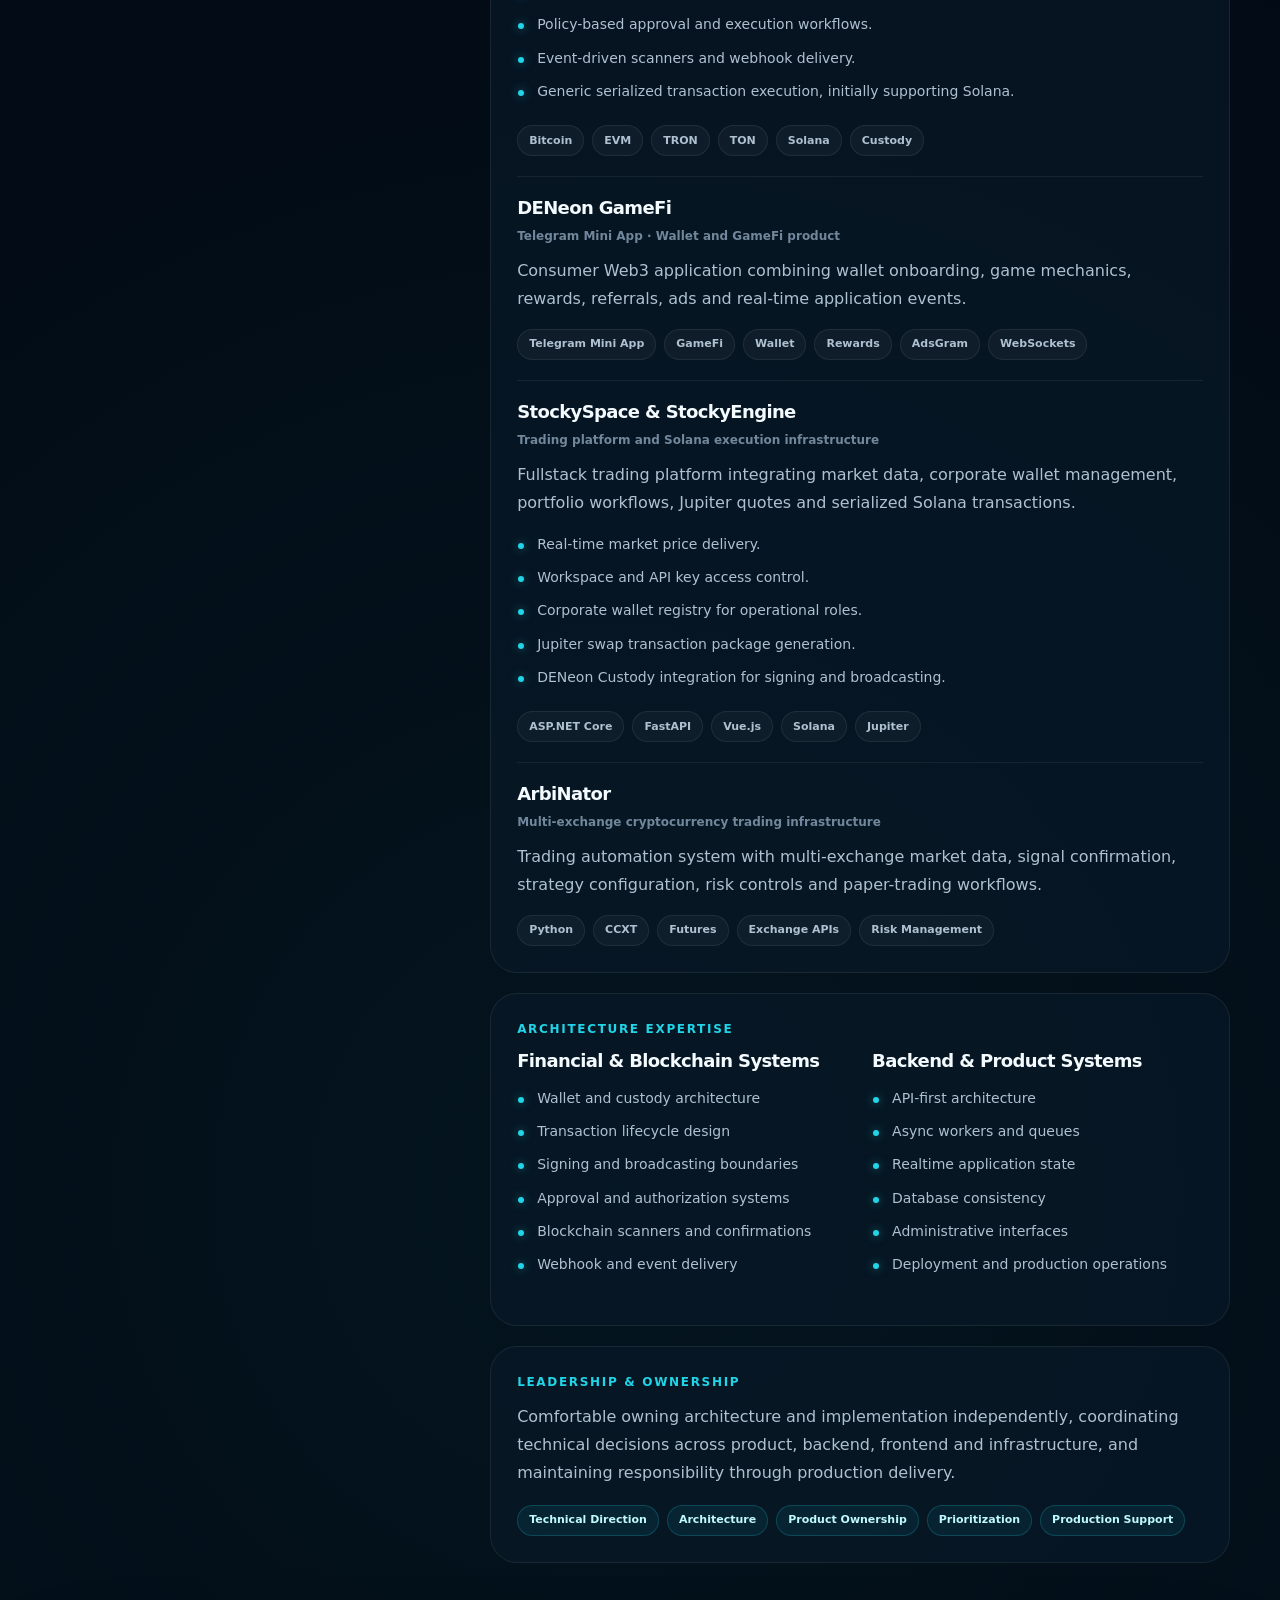
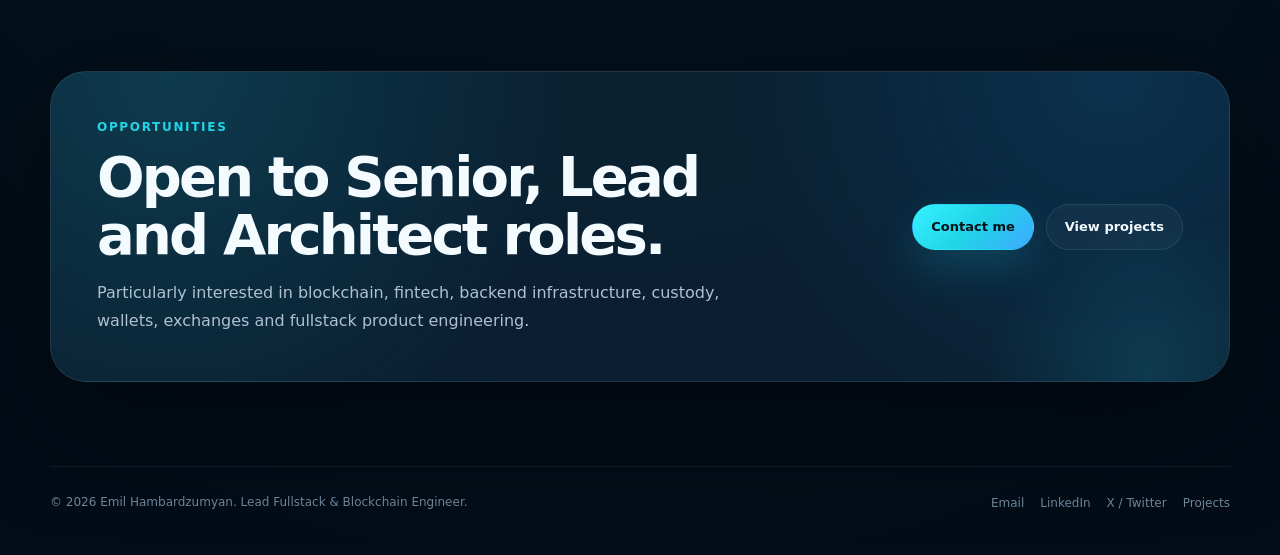
<file: resume.html>
<!DOCTYPE html>
<html lang="en">
<head>
    <meta charset="UTF-8">

    <meta
            name="viewport"
            content="width=device-width, initial-scale=1.0"
    >

    <title>
        Resume | Emil Hambardzumyan
    </title>

    <meta
            name="description"
            content="Full resume of Emil Hambardzumyan — Lead Fullstack and Blockchain Engineer specializing in backend architecture, custody, wallets, trading platforms and Web3 infrastructure."
    >

    <meta name="author" content="Emil Hambardzumyan">
    <meta name="theme-color" content="#020813">

    <link
            rel="stylesheet"
            href="assets/css/style.css"
    >
</head>

<body>

<a class="skip-link" href="#main-content">
    Skip to content
</a>


<!-- ======================================================
     HEADER
     ====================================================== -->

<header class="site-header no-print">
    <div class="container header-inner">

        <a
                class="brand"
                href="index.html"
                aria-label="Emil Hambardzumyan home"
        >
<!--            <span class="brand-mark" aria-hidden="true">-->
<!--                EH-->
<!--            </span>-->

            <span class="brand-text">
                <strong>Emil Hambardzumyan</strong>
                <small>Fullstack & Blockchain Engineer</small>
            </span>
        </a>


        <nav
                class="desktop-nav"
                aria-label="Main navigation"
        >
            <a class="nav-link" href="index.html">
                Home
            </a>

            <a class="nav-link" href="experience.html">
                Experience
            </a>

            <a class="nav-link" href="projects.html">
                Projects
            </a>

            <a
                    class="nav-link active"
                    href="resume.html"
                    aria-current="page"
            >
                Resume
            </a>

            <a class="nav-link" href="contact.html">
                Contact
            </a>
        </nav>


        <div class="header-actions">
            <button
                    class="button button-small"
                    type="button"
                    onclick="window.print()"
            >
                Print / Save PDF
            </button>

            <a
                    class="button button-primary button-small"
                    href="mailto:emil301992@gmail.com"
            >
                Let’s talk
            </a>

            <button
                    class="mobile-menu-button"
                    type="button"
                    aria-label="Open navigation menu"
                    aria-expanded="false"
                    aria-controls="mobile-navigation"
                    data-menu-button
            >
                <span></span>
                <span></span>
                <span></span>
            </button>
        </div>

    </div>


    <nav
            class="mobile-nav"
            id="mobile-navigation"
            aria-label="Mobile navigation"
            data-mobile-menu
    >
        <a class="nav-link" href="index.html">
            Home
        </a>

        <a class="nav-link" href="experience.html">
            Experience
        </a>

        <a class="nav-link" href="projects.html">
            Projects
        </a>

        <a
                class="nav-link active"
                href="resume.html"
                aria-current="page"
        >
            Resume
        </a>

        <a class="nav-link" href="contact.html">
            Contact
        </a>

        <button
                class="button"
                type="button"
                onclick="window.print()"
        >
            Print / Save PDF
        </button>

        <a
                class="button button-primary"
                href="mailto:emil301992@gmail.com"
        >
            Contact me
        </a>
    </nav>
</header>


<!-- ======================================================
     MAIN CONTENT
     ====================================================== -->

<main class="page-main" id="main-content">


    <!-- ==================================================
         RESUME INTRO
         ================================================== -->

    <section class="page-hero">
        <div class="container">

            <div class="page-hero-content">

                <div
                        class="eyebrow"
                        data-reveal
                >
                    <span class="eyebrow-dot"></span>
                    Professional Resume
                </div>


                <h1
                        data-reveal
                        data-delay="1"
                >
                    Emil Hambardzumyan
                </h1>


                <p
                        class="lead"
                        data-reveal
                        data-delay="2"
                >
                    Lead Fullstack & Blockchain Engineer · Backend Architect ·
                    Blockchain Solutions Architect
                </p>


                <div
                        class="hero-status"
                        data-reveal
                        data-delay="3"
                >
                    <span class="status-pill">
                        Yerevan, Armenia
                    </span>

                    <span class="status-pill">
                        Remote worldwide
                    </span>

                    <span class="status-pill">
                        Open to Senior / Lead / Architect roles
                    </span>
                </div>


                <div
                        class="actions no-print"
                        data-reveal
                        data-delay="4"
                        style="margin-top: 28px;"
                >
                    <button
                            class="button button-primary"
                            type="button"
                            onclick="window.print()"
                    >
                        Print / Save as PDF
                    </button>

                    <a
                            class="button"
                            href="mailto:emil301992@gmail.com"
                    >
                        Email me
                    </a>

                    <a
                            class="button"
                            href="projects.html"
                    >
                        View projects
                    </a>
                </div>

            </div>

        </div>
    </section>


    <!-- ==================================================
         RESUME BODY
         ================================================== -->

    <section class="section section-small section-divider">
        <div class="container resume-layout">


            <!-- ==========================================
                 LEFT SIDEBAR
                 ========================================== -->

            <aside class="resume-sidebar">


                <!-- CONTACT -->

                <section
                        class="resume-block"
                        data-reveal
                >
                    <div class="section-kicker">
                        Contact
                    </div>

                    <div class="contact-list">

                        <a href="mailto:emil301992@gmail.com">
                            <span aria-hidden="true">✉</span>
                            emil301992@gmail.com
                        </a>

                        <a
                                href="https://www.linkedin.com/in/emil-hambardzumyan-989519235"
                                target="_blank"
                                rel="noopener noreferrer"
                        >
                            <span aria-hidden="true">in</span>
                            LinkedIn
                        </a>

                        <a
                                href="https://x.com/emilbackend"
                                target="_blank"
                                rel="noopener noreferrer"
                        >
                            <span aria-hidden="true">𝕏</span>
                            @emilbackend
                        </a>

                        <span>
                            <span aria-hidden="true">⌖</span>
                            Yerevan, Armenia
                        </span>

                    </div>
                </section>


                <!-- CORE SKILLS -->

                <section
                        class="resume-block"
                        data-reveal
                        data-delay="1"
                >
                    <div class="section-kicker">
                        Core Skills
                    </div>

                    <div class="skill-group">
                        <h4>
                            Backend
                        </h4>

                        <div class="tags">
                            <span class="tag">Python</span>
                            <span class="tag">FastAPI</span>
                            <span class="tag">Flask</span>
                            <span class="tag">C#</span>
                            <span class="tag">ASP.NET Core</span>
                            <span class="tag">REST APIs</span>
                            <span class="tag">Async Services</span>
                        </div>
                    </div>


                    <div class="skill-group">
                        <h4>
                            Frontend
                        </h4>

                        <div class="tags">
                            <span class="tag">Vue.js</span>
                            <span class="tag">JavaScript</span>
                            <span class="tag">Pinia</span>
                            <span class="tag">Vite</span>
                            <span class="tag">HTML</span>
                            <span class="tag">CSS</span>
                        </div>
                    </div>


                    <div class="skill-group">
                        <h4>
                            Data & Realtime
                        </h4>

                        <div class="tags">
                            <span class="tag">MySQL</span>
                            <span class="tag">PostgreSQL</span>
                            <span class="tag">MongoDB</span>
                            <span class="tag">Redis</span>
                            <span class="tag">SQLAlchemy</span>
                            <span class="tag">EF Core</span>
                            <span class="tag">WebSockets</span>
                            <span class="tag">SignalR</span>
                        </div>
                    </div>
                </section>


                <!-- BLOCKCHAIN -->

                <section
                        class="resume-block"
                        data-reveal
                        data-delay="2"
                >
                    <div class="section-kicker">
                        Blockchain Expertise
                    </div>

                    <div class="tags">
                        <span class="tag tag-cyan">Bitcoin</span>
                        <span class="tag tag-cyan">Ethereum</span>
                        <span class="tag tag-cyan">EVM</span>
                        <span class="tag tag-cyan">TRON</span>
                        <span class="tag tag-cyan">TON</span>
                        <span class="tag tag-cyan">Solana</span>
                        <span class="tag tag-cyan">WalletConnect</span>
                        <span class="tag tag-cyan">RPC</span>
                        <span class="tag tag-cyan">Custody</span>
                        <span class="tag tag-cyan">Wallets</span>
                        <span class="tag tag-cyan">Scanners</span>
                        <span class="tag tag-cyan">Webhooks</span>
                        <span class="tag tag-cyan">Signing</span>
                        <span class="tag tag-cyan">Broadcasting</span>
                    </div>
                </section>


                <!-- INFRASTRUCTURE -->

                <section
                        class="resume-block"
                        data-reveal
                        data-delay="3"
                >
                    <div class="section-kicker">
                        Infrastructure
                    </div>

                    <div class="tags">
                        <span class="tag">Docker</span>
                        <span class="tag">Kubernetes</span>
                        <span class="tag">k3s</span>
                        <span class="tag">Linux</span>
                        <span class="tag">Nginx</span>
                        <span class="tag">Traefik</span>
                        <span class="tag">TLS</span>
                        <span class="tag">CI/CD</span>
                        <span class="tag">Git</span>
                    </div>
                </section>


                <!-- LANGUAGES -->

                <section
                        class="resume-block"
                        data-reveal
                >
                    <div class="section-kicker">
                        Languages
                    </div>

                    <div class="resume-row">
                        <h4>
                            Armenian
                        </h4>

                        <p>
                            Native
                        </p>
                    </div>

                    <div class="resume-row">
                        <h4>
                            Russian
                        </h4>

                        <p>
                            Fluent
                        </p>
                    </div>

                    <div class="resume-row">
                        <h4>
                            English
                        </h4>

                        <p>
                            Professional reading and written technical communication
                        </p>
                    </div>
                </section>

            </aside>


            <!-- ==========================================
                 MAIN RESUME CONTENT
                 ========================================== -->

            <div class="resume-content">


                <!-- PROFESSIONAL SUMMARY -->

                <section
                        class="resume-block"
                        data-reveal
                >
                    <div class="section-kicker">
                        Professional Summary
                    </div>

                    <h2>
                        Lead Fullstack & Blockchain Engineer
                    </h2>

                    <p>
                        Backend-focused Fullstack and Blockchain Engineer with
                        experience designing and delivering production-oriented
                        fintech and Web3 systems. Specialized in multi-chain
                        custody, wallets, transaction processing, trading
                        platforms, blockchain scanners, approval workflows,
                        real-time applications and API-first architecture.
                    </p>

                    <p style="margin-top: 16px;">
                        Strongest in owning complex products across system
                        design, backend implementation, frontend delivery,
                        blockchain integrations and infrastructure. Comfortable
                        translating business requirements into scalable
                        technical systems and maintaining responsibility through
                        deployment, debugging and production iteration.
                    </p>
                </section>


                <!-- KEY ENGINEERING VALUE -->

                <section
                        class="resume-block"
                        data-reveal
                        data-delay="1"
                >
                    <div class="section-kicker">
                        Engineering Value
                    </div>

                    <div class="grid-two">

                        <div class="feature-list">

                            <div class="feature-item">
                                <span class="feature-check">✓</span>

                                <span>
                                    Design complete blockchain and financial
                                    transaction architectures.
                                </span>
                            </div>

                            <div class="feature-item">
                                <span class="feature-check">✓</span>

                                <span>
                                    Build secure wallet, custody and signing flows.
                                </span>
                            </div>

                            <div class="feature-item">
                                <span class="feature-check">✓</span>

                                <span>
                                    Implement backend, frontend and infrastructure
                                    as one consistent system.
                                </span>
                            </div>

                        </div>


                        <div class="feature-list">

                            <div class="feature-item">
                                <span class="feature-check">✓</span>

                                <span>
                                    Handle transaction states, confirmations,
                                    retries, failures and recovery.
                                </span>
                            </div>

                            <div class="feature-item">
                                <span class="feature-check">✓</span>

                                <span>
                                    Integrate blockchain networks, exchanges,
                                    DEX services and external APIs.
                                </span>
                            </div>

                            <div class="feature-item">
                                <span class="feature-check">✓</span>

                                <span>
                                    Lead delivery from early concept to production.
                                </span>
                            </div>

                        </div>

                    </div>
                </section>


                <!-- PROFESSIONAL EXPERIENCE -->

                <section
                        class="resume-block"
                        data-reveal
                >
                    <div class="section-kicker">
                        Professional Experience
                    </div>


                    <!-- DENEON -->

                    <article class="resume-row">

                        <h3>
                            Founder & Lead Fullstack Blockchain Engineer
                        </h3>

                        <div class="resume-meta">
                            DENeon · Nov 2025 — Present · Yerevan / Remote
                        </div>

                        <p>
                            Founded and lead development of a multi-product
                            blockchain ecosystem covering enterprise custody,
                            wallets, DEX infrastructure and Telegram GameFi.
                        </p>


                        <ul class="timeline-list" style="margin-top: 16px;">

                            <li>
                                Architected a multi-chain custody platform for
                                custodial and non-custodial wallets.
                            </li>

                            <li>
                                Designed unified transaction APIs across Bitcoin,
                                EVM, TRON, TON and Solana.
                            </li>

                            <li>
                                Implemented wallet policies, role-based
                                permissions, workspaces and API keys.
                            </li>

                            <li>
                                Built configurable multi-approval transaction
                                workflows with thresholds, distinct approvers
                                and initiator restrictions.
                            </li>

                            <li>
                                Developed blockchain scanners, webhooks and
                                real-time balance and transaction events.
                            </li>

                            <li>
                                Built admin interfaces for wallets, assets,
                                transactions, approvals, scanners and webhooks.
                            </li>

                            <li>
                                Designed a generic serialized transaction
                                execution endpoint for custodial signing and
                                broadcasting of client-built Solana transactions.
                            </li>

                            <li>
                                Developed a Telegram Mini App with wallets,
                                rewards, GameFi, referrals and advertising flows.
                            </li>

                            <li>
                                Managed Docker, Kubernetes, ingress, domains,
                                TLS and production deployment infrastructure.
                            </li>

                        </ul>


                        <div class="tags">
                            <span class="tag">Architecture</span>
                            <span class="tag">FastAPI</span>
                            <span class="tag">Vue.js</span>
                            <span class="tag">SQLAlchemy</span>
                            <span class="tag">Redis</span>
                            <span class="tag">Kubernetes</span>
                            <span class="tag">Blockchain</span>
                        </div>

                    </article>


                    <!-- FREEDX -->

                    <article class="resume-row">

                        <h3>
                            Backend & Blockchain Developer
                        </h3>

                        <div class="resume-meta">
                            FreedX · Apr 2024 — Mar 2026 · Remote
                        </div>

                        <p>
                            Worked on backend and blockchain systems in a
                            cryptocurrency exchange environment, including
                            transaction workflows, APIs, integrations and
                            financial platform functionality.
                        </p>


                        <ul class="timeline-list" style="margin-top: 16px;">

                            <li>
                                Developed backend APIs and services for exchange
                                and wallet-related functionality.
                            </li>

                            <li>
                                Integrated blockchain networks and external
                                infrastructure services.
                            </li>

                            <li>
                                Worked with transaction processing logic,
                                financial operation states and blockchain data.
                            </li>

                            <li>
                                Implemented asynchronous workflows and supporting
                                persistence models.
                            </li>

                            <li>
                                Diagnosed backend and blockchain integration
                                issues across development and production.
                            </li>

                            <li>
                                Collaborated with frontend, product and
                                infrastructure teams on end-to-end delivery.
                            </li>

                        </ul>


                        <div class="tags">
                            <span class="tag">Python</span>
                            <span class="tag">Backend</span>
                            <span class="tag">Blockchain</span>
                            <span class="tag">Exchange Systems</span>
                            <span class="tag">REST APIs</span>
                        </div>

                    </article>


                    <!-- HOPSHOP -->

                    <article class="resume-row">

                        <h3>
                            Fullstack Developer
                        </h3>

                        <div class="resume-meta">
                            HopShop · May 2022 — Feb 2024
                        </div>

                        <p>
                            Developed and maintained fullstack web product
                            functionality across backend APIs, frontend
                            interfaces, databases and production support.
                        </p>


                        <ul class="timeline-list" style="margin-top: 16px;">

                            <li>
                                Built Python backend functionality and REST APIs.
                            </li>

                            <li>
                                Developed Vue.js components and integrated them
                                with backend services.
                            </li>

                            <li>
                                Implemented database models, queries and
                                application business logic.
                            </li>

                            <li>
                                Improved existing functionality and resolved
                                defects across the full stack.
                            </li>

                            <li>
                                Participated in deployment, maintenance and
                                production issue resolution.
                            </li>

                        </ul>


                        <div class="tags">
                            <span class="tag">Python</span>
                            <span class="tag">Flask</span>
                            <span class="tag">Vue.js</span>
                            <span class="tag">JavaScript</span>
                            <span class="tag">SQL</span>
                        </div>

                    </article>

                </section>


                <!-- KEY PROJECTS -->

                <section
                        class="resume-block"
                        data-reveal
                >
                    <div class="section-kicker">
                        Key Projects
                    </div>


                    <!-- DENEON CUSTODY -->

                    <article class="resume-row">

                        <h3>
                            DENeon Custody
                        </h3>

                        <div class="resume-meta">
                            Multi-chain custody and blockchain processing platform
                        </div>

                        <p>
                            B2B custody infrastructure with wallets, transactions,
                            approvals, scanners, webhooks, workspaces, API keys
                            and unified blockchain APIs.
                        </p>

                        <ul class="timeline-list" style="margin-top: 16px;">

                            <li>
                                Custodial and non-custodial wallet models.
                            </li>

                            <li>
                                Multi-chain transaction creation, signing and
                                broadcasting.
                            </li>

                            <li>
                                Policy-based approval and execution workflows.
                            </li>

                            <li>
                                Event-driven scanners and webhook delivery.
                            </li>

                            <li>
                                Generic serialized transaction execution,
                                initially supporting Solana.
                            </li>

                        </ul>

                        <div class="tags">
                            <span class="tag">Bitcoin</span>
                            <span class="tag">EVM</span>
                            <span class="tag">TRON</span>
                            <span class="tag">TON</span>
                            <span class="tag">Solana</span>
                            <span class="tag">Custody</span>
                        </div>

                    </article>


                    <!-- DENEON GAMEFI -->

                    <article class="resume-row">

                        <h3>
                            DENeon GameFi
                        </h3>

                        <div class="resume-meta">
                            Telegram Mini App · Wallet and GameFi product
                        </div>

                        <p>
                            Consumer Web3 application combining wallet onboarding,
                            game mechanics, rewards, referrals, ads and real-time
                            application events.
                        </p>

                        <div class="tags" style="margin-top: 16px;">
                            <span class="tag">Telegram Mini App</span>
                            <span class="tag">GameFi</span>
                            <span class="tag">Wallet</span>
                            <span class="tag">Rewards</span>
                            <span class="tag">AdsGram</span>
                            <span class="tag">WebSockets</span>
                        </div>

                    </article>


                    <!-- STOCKYSPACE -->

                    <article class="resume-row">

                        <h3>
                            StockySpace & StockyEngine
                        </h3>

                        <div class="resume-meta">
                            Trading platform and Solana execution infrastructure
                        </div>

                        <p>
                            Fullstack trading platform integrating market data,
                            corporate wallet management, portfolio workflows,
                            Jupiter quotes and serialized Solana transactions.
                        </p>

                        <ul class="timeline-list" style="margin-top: 16px;">

                            <li>
                                Real-time market price delivery.
                            </li>

                            <li>
                                Workspace and API key access control.
                            </li>

                            <li>
                                Corporate wallet registry for operational roles.
                            </li>

                            <li>
                                Jupiter swap transaction package generation.
                            </li>

                            <li>
                                DENeon Custody integration for signing and broadcasting.
                            </li>

                        </ul>

                        <div class="tags">
                            <span class="tag">ASP.NET Core</span>
                            <span class="tag">FastAPI</span>
                            <span class="tag">Vue.js</span>
                            <span class="tag">Solana</span>
                            <span class="tag">Jupiter</span>
                        </div>

                    </article>


                    <!-- ARBINATOR -->

                    <article class="resume-row">

                        <h3>
                            ArbiNator
                        </h3>

                        <div class="resume-meta">
                            Multi-exchange cryptocurrency trading infrastructure
                        </div>

                        <p>
                            Trading automation system with multi-exchange market
                            data, signal confirmation, strategy configuration,
                            risk controls and paper-trading workflows.
                        </p>

                        <div class="tags" style="margin-top: 16px;">
                            <span class="tag">Python</span>
                            <span class="tag">CCXT</span>
                            <span class="tag">Futures</span>
                            <span class="tag">Exchange APIs</span>
                            <span class="tag">Risk Management</span>
                        </div>

                    </article>

                </section>


                <!-- ARCHITECTURE EXPERTISE -->

                <section
                        class="resume-block"
                        data-reveal
                >
                    <div class="section-kicker">
                        Architecture Expertise
                    </div>

                    <div class="grid-two">

                        <div>

                            <h3>
                                Financial & Blockchain Systems
                            </h3>

                            <ul class="timeline-list" style="margin-top: 15px;">
                                <li>Wallet and custody architecture</li>
                                <li>Transaction lifecycle design</li>
                                <li>Signing and broadcasting boundaries</li>
                                <li>Approval and authorization systems</li>
                                <li>Blockchain scanners and confirmations</li>
                                <li>Webhook and event delivery</li>
                            </ul>

                        </div>


                        <div>

                            <h3>
                                Backend & Product Systems
                            </h3>

                            <ul class="timeline-list" style="margin-top: 15px;">
                                <li>API-first architecture</li>
                                <li>Async workers and queues</li>
                                <li>Realtime application state</li>
                                <li>Database consistency</li>
                                <li>Administrative interfaces</li>
                                <li>Deployment and production operations</li>
                            </ul>

                        </div>

                    </div>
                </section>


                <!-- LEADERSHIP -->

                <section
                        class="resume-block"
                        data-reveal
                >
                    <div class="section-kicker">
                        Leadership & Ownership
                    </div>

                    <p>
                        Comfortable owning architecture and implementation
                        independently, coordinating technical decisions across
                        product, backend, frontend and infrastructure, and
                        maintaining responsibility through production delivery.
                    </p>

                    <div class="tags" style="margin-top: 18px;">
                        <span class="tag tag-cyan">Technical Direction</span>
                        <span class="tag tag-cyan">Architecture</span>
                        <span class="tag tag-cyan">Product Ownership</span>
                        <span class="tag tag-cyan">Prioritization</span>
                        <span class="tag tag-cyan">Production Support</span>
                    </div>
                </section>

            </div>

        </div>
    </section>


    <!-- ==================================================
         FINAL CTA
         ================================================== -->

    <section class="section section-small no-print">
        <div class="container">

            <div
                    class="cta-panel"
                    data-reveal
            >

                <div class="cta-content">

                    <div class="section-kicker">
                        Opportunities
                    </div>

                    <h2>
                        Open to Senior, Lead and Architect roles.
                    </h2>

                    <p>
                        Particularly interested in blockchain, fintech,
                        backend infrastructure, custody, wallets, exchanges
                        and fullstack product engineering.
                    </p>

                </div>


                <div class="actions">

                    <a
                            class="button button-primary"
                            href="mailto:emil301992@gmail.com"
                    >
                        Contact me
                    </a>

                    <a
                            class="button"
                            href="projects.html"
                    >
                        View projects
                    </a>

                </div>

            </div>

        </div>
    </section>

</main>


<!-- ======================================================
     FOOTER
     ====================================================== -->

<footer class="site-footer no-print">
    <div class="container footer-inner">

        <p class="footer-copy">
            © <span data-current-year></span>
            Emil Hambardzumyan.
            Lead Fullstack & Blockchain Engineer.
        </p>


        <nav
                class="footer-links"
                aria-label="Social links"
        >
            <a href="mailto:emil301992@gmail.com">
                Email
            </a>

            <a
                    href="https://www.linkedin.com/in/emil-hambardzumyan-989519235"
                    target="_blank"
                    rel="noopener noreferrer"
            >
                LinkedIn
            </a>

            <a
                    href="https://x.com/emilbackend"
                    target="_blank"
                    rel="noopener noreferrer"
            >
                X / Twitter
            </a>

            <a href="projects.html">
                Projects
            </a>
        </nav>

    </div>
</footer>


<script src="assets/js/main.js"></script>

</body>
</html>
</file>
<file: assets/css/style.css>
/* =========================================================
   EMIL HAMBARDZUMYAN — RESUME & PORTFOLIO
   Shared styles for all pages
   ========================================================= */

/* =========================
   1. DESIGN TOKENS
   ========================= */

:root {
    --bg-main: #020813;
    --bg-secondary: #04101d;
    --bg-tertiary: #071827;

    --surface: rgba(8, 24, 39, 0.76);
    --surface-soft: rgba(10, 31, 49, 0.62);
    --surface-strong: rgba(11, 34, 53, 0.94);
    --surface-hover: rgba(13, 43, 65, 0.96);

    --cyan: #21d4e8;
    --cyan-bright: #35f1ff;
    --cyan-soft: rgba(33, 212, 232, 0.12);

    --blue: #168fe8;
    --blue-bright: #3da9ff;
    --blue-deep: #1255bb;

    --teal: #19b9b0;
    --green: #18c99f;
    --green-bright: #42f5c2;

    --text-primary: #f4fbff;
    --text-secondary: #afc1d1;
    --text-tertiary: #71889c;

    --border: rgba(79, 191, 221, 0.15);
    --border-strong: rgba(33, 212, 232, 0.32);
    --border-hover: rgba(53, 241, 255, 0.56);

    --success: #35e6ad;
    --warning: #ffc866;
    --danger: #ff6b7a;

    --shadow-small: 0 12px 34px rgba(0, 0, 0, 0.22);
    --shadow-medium: 0 24px 70px rgba(0, 0, 0, 0.34);
    --shadow-large: 0 36px 120px rgba(0, 0, 0, 0.46);

    --glow-cyan: 0 0 40px rgba(33, 212, 232, 0.18);
    --glow-blue: 0 0 50px rgba(22, 143, 232, 0.18);

    --radius-small: 12px;
    --radius-medium: 18px;
    --radius-large: 26px;
    --radius-extra: 36px;

    --container: 1180px;
    --header-height: 78px;

    --transition-fast: 160ms ease;
    --transition-normal: 260ms ease;
}


/* =========================
   2. RESET
   ========================= */

*,
*::before,
*::after {
    box-sizing: border-box;
    margin: 0;
    padding: 0;
}

html {
    scroll-behavior: smooth;
    scroll-padding-top: calc(var(--header-height) + 20px);
}

body {
    min-height: 100vh;
    overflow-x: hidden;

    color: var(--text-primary);
    background:
            radial-gradient(
                    circle at 8% 8%,
                    rgba(33, 212, 232, 0.13),
                    transparent 27%
            ),
            radial-gradient(
                    circle at 88% 18%,
                    rgba(22, 143, 232, 0.15),
                    transparent 31%
            ),
            radial-gradient(
                    circle at 48% 82%,
                    rgba(25, 185, 176, 0.07),
                    transparent 37%
            ),
            var(--bg-main);

    font-family:
            Inter,
            ui-sans-serif,
            system-ui,
            -apple-system,
            BlinkMacSystemFont,
            "Segoe UI",
            sans-serif;

    line-height: 1.5;
    -webkit-font-smoothing: antialiased;
    text-rendering: optimizeLegibility;
}

body::before {
    content: "";
    position: fixed;
    inset: 0;
    z-index: -3;
    pointer-events: none;

    background-image:
            linear-gradient(
                    rgba(255, 255, 255, 0.022) 1px,
                    transparent 1px
            ),
            linear-gradient(
                    90deg,
                    rgba(255, 255, 255, 0.022) 1px,
                    transparent 1px
            );

    background-size: 52px 52px;
    mask-image: linear-gradient(
            to bottom,
            rgba(0, 0, 0, 0.9),
            transparent 92%
    );
}

body::after {
    content: "";
    position: fixed;
    inset: 0;
    z-index: -2;
    pointer-events: none;

    background:
            linear-gradient(
                    125deg,
                    transparent 10%,
                    rgba(33, 212, 232, 0.025) 38%,
                    transparent 55%,
                    rgba(22, 143, 232, 0.025) 78%,
                    transparent
            );
}

body.menu-open {
    overflow: hidden;
}

img {
    display: block;
    max-width: 100%;
}

a {
    color: inherit;
    text-decoration: none;
}

button,
input,
textarea,
select {
    font: inherit;
}

button {
    color: inherit;
}

ul,
ol {
    list-style: none;
}


/* =========================
   3. ACCESSIBILITY
   ========================= */

.skip-link {
    position: fixed;
    top: 12px;
    left: 12px;
    z-index: 999;

    padding: 12px 18px;
    border-radius: var(--radius-small);

    color: #001014;
    background: var(--cyan-bright);

    font-weight: 800;

    transform: translateY(-160%);
    transition: transform var(--transition-fast);
}

.skip-link:focus {
    transform: translateY(0);
}

:focus-visible {
    outline: 2px solid var(--cyan-bright);
    outline-offset: 4px;
}


/* =========================
   4. GLOBAL LAYOUT
   ========================= */

.container {
    width: min(var(--container), calc(100% - 40px));
    margin-inline: auto;
}

.page-main {
    min-height: calc(100vh - var(--header-height));
}

.section {
    position: relative;
    padding: 84px 0;
}

.section-small {
    padding: 54px 0;
}

.section-large {
    padding: 110px 0;
}

.section-divider {
    border-top: 1px solid rgba(255, 255, 255, 0.055);
}

.grid-two {
    display: grid;
    grid-template-columns: repeat(2, minmax(0, 1fr));
    gap: 24px;
}

.grid-three {
    display: grid;
    grid-template-columns: repeat(3, minmax(0, 1fr));
    gap: 20px;
}

.grid-four {
    display: grid;
    grid-template-columns: repeat(4, minmax(0, 1fr));
    gap: 18px;
}


/* =========================
   5. TYPOGRAPHY
   ========================= */

h1,
h2,
h3,
h4 {
    color: var(--text-primary);
    text-wrap: balance;
}

h1 {
    font-size: clamp(44px, 7vw, 80px);
    line-height: 0.98;
    letter-spacing: -0.065em;
}

h2 {
    font-size: clamp(34px, 4.8vw, 56px);
    line-height: 1.04;
    letter-spacing: -0.05em;
}

h3 {
    font-size: clamp(21px, 2vw, 28px);
    line-height: 1.2;
    letter-spacing: -0.035em;
}

h4 {
    font-size: 17px;
    line-height: 1.35;
    letter-spacing: -0.02em;
}

p {
    color: var(--text-secondary);
    line-height: 1.75;
}

.text-gradient {
    color: transparent;

    background:
            linear-gradient(
                    90deg,
                    #ffffff 0%,
                    var(--cyan-bright) 45%,
                    var(--blue-bright) 100%
            );

    background-clip: text;
    -webkit-background-clip: text;
}

.text-cyan {
    color: var(--cyan-bright);
}

.text-muted {
    color: var(--text-tertiary);
}

.lead {
    max-width: 750px;

    color: var(--text-secondary);
    font-size: clamp(17px, 2vw, 21px);
    line-height: 1.72;
}

.section-header {
    display: flex;
    align-items: end;
    justify-content: space-between;
    gap: 30px;

    margin-bottom: 36px;
}

.section-header-content {
    max-width: 780px;
}

.section-description {
    max-width: 470px;
}

.eyebrow {
    display: inline-flex;
    align-items: center;
    gap: 10px;

    margin-bottom: 18px;
    padding: 8px 13px;

    border: 1px solid rgba(33, 212, 232, 0.25);
    border-radius: 999px;

    color: #bef8ff;
    background: rgba(33, 212, 232, 0.075);

    font-size: 12px;
    font-weight: 800;
    letter-spacing: 0.1em;
    text-transform: uppercase;
}

.eyebrow-dot {
    width: 8px;
    height: 8px;
    border-radius: 50%;

    background: var(--green-bright);
    box-shadow: 0 0 16px rgba(66, 245, 194, 0.85);
}

.section-kicker {
    margin-bottom: 12px;

    color: var(--cyan);
    font-size: 12px;
    font-weight: 850;
    letter-spacing: 0.14em;
    text-transform: uppercase;
}


/* =========================
   6. HEADER AND NAVIGATION
   ========================= */

.site-header {
    position: sticky;
    top: 0;
    z-index: 100;

    min-height: var(--header-height);

    border-bottom: 1px solid rgba(255, 255, 255, 0.06);
    background: rgba(2, 8, 19, 0.76);

    backdrop-filter: blur(22px);
    -webkit-backdrop-filter: blur(22px);
}

.header-inner {
    min-height: var(--header-height);

    display: flex;
    align-items: center;
    justify-content: space-between;
    gap: 28px;
}

.brand {
    display: inline-flex;
    align-items: center;
    gap: 13px;

    flex-shrink: 0;
}

.brand-mark {
    position: relative;

    width: 44px;
    height: 44px;

    display: grid;
    place-items: center;

    overflow: hidden;

    border: 1px solid rgba(53, 241, 255, 0.28);
    border-radius: 15px;

    color: var(--cyan-bright);
    background:
            linear-gradient(
                    145deg,
                    rgba(33, 212, 232, 0.15),
                    rgba(22, 143, 232, 0.12)
            );

    box-shadow: var(--glow-cyan);

    font-weight: 900;
}

.brand-mark::after {
    content: "";
    position: absolute;
    inset: -1px;

    border-radius: inherit;

    background:
            linear-gradient(
                    120deg,
                    transparent 20%,
                    rgba(255, 255, 255, 0.15),
                    transparent 70%
            );

    transform: translateX(-100%);
    animation: brand-shine 5s infinite;
}

@keyframes brand-shine {
    0%,
    72% {
        transform: translateX(-110%);
    }

    100% {
        transform: translateX(110%);
    }
}

.brand-text strong {
    display: block;

    color: var(--text-primary);
    font-size: 15px;
    letter-spacing: -0.02em;
}

.brand-text small {
    display: block;

    margin-top: 2px;

    color: var(--text-tertiary);
    font-size: 10px;
    font-weight: 750;
    letter-spacing: 0.1em;
    text-transform: uppercase;
}

.desktop-nav {
    display: flex;
    align-items: center;
    justify-content: center;
    gap: 5px;
}

.nav-link {
    position: relative;

    display: inline-flex;
    align-items: center;
    justify-content: center;

    min-height: 42px;
    padding: 0 14px;

    border-radius: 999px;

    color: var(--text-secondary);
    font-size: 13px;
    font-weight: 720;

    transition:
            color var(--transition-fast),
            background var(--transition-fast);
}

.nav-link:hover,
.nav-link.active {
    color: var(--text-primary);
    background: rgba(33, 212, 232, 0.075);
}

.nav-link.active::after {
    content: "";

    position: absolute;
    bottom: 4px;
    left: 50%;

    width: 16px;
    height: 2px;

    border-radius: 999px;

    background: var(--cyan-bright);
    box-shadow: 0 0 10px rgba(53, 241, 255, 0.8);

    transform: translateX(-50%);
}

.header-actions {
    display: flex;
    align-items: center;
    gap: 10px;
}

.mobile-menu-button {
    display: none;

    width: 44px;
    height: 44px;

    border: 1px solid var(--border);
    border-radius: 14px;

    color: var(--text-primary);
    background: var(--surface-soft);

    cursor: pointer;
}

.mobile-menu-button span {
    display: block;

    width: 18px;
    height: 2px;

    margin: 4px auto;

    border-radius: 99px;
    background: currentColor;

    transition:
            transform var(--transition-normal),
            opacity var(--transition-normal);
}

.mobile-menu-button.active span:nth-child(1) {
    transform: translateY(6px) rotate(45deg);
}

.mobile-menu-button.active span:nth-child(2) {
    opacity: 0;
}

.mobile-menu-button.active span:nth-child(3) {
    transform: translateY(-6px) rotate(-45deg);
}

.mobile-nav {
    display: none;
}


/* =========================
   7. BUTTONS
   ========================= */

.button {
    display: inline-flex;
    align-items: center;
    justify-content: center;
    gap: 9px;

    min-height: 46px;
    padding: 0 18px;

    border: 1px solid var(--border);
    border-radius: 999px;

    color: var(--text-primary);
    background: rgba(255, 255, 255, 0.035);

    font-size: 13px;
    font-weight: 800;

    cursor: pointer;

    transition:
            transform var(--transition-fast),
            border-color var(--transition-fast),
            background var(--transition-fast),
            box-shadow var(--transition-fast);
}

.button:hover {
    transform: translateY(-2px);

    border-color: var(--border-hover);
    background: rgba(33, 212, 232, 0.07);

    box-shadow: 0 14px 36px rgba(33, 212, 232, 0.1);
}

.button-primary {
    border-color: transparent;

    color: #001116;
    background:
            linear-gradient(
                    135deg,
                    var(--cyan-bright),
                    var(--cyan),
                    var(--blue-bright)
            );

    box-shadow: 0 18px 42px rgba(33, 212, 232, 0.18);
}

.button-primary:hover {
    border-color: transparent;

    color: #001116;
    background:
            linear-gradient(
                    135deg,
                    #79f8ff,
                    var(--cyan-bright),
                    var(--blue-bright)
            );

    box-shadow: 0 20px 52px rgba(33, 212, 232, 0.28);
}

.button-small {
    min-height: 40px;
    padding: 0 15px;
}

.button-icon {
    width: 18px;
    height: 18px;

    flex-shrink: 0;
}

.actions {
    display: flex;
    flex-wrap: wrap;
    gap: 12px;
}


/* =========================
   8. HERO
   ========================= */

.hero {
    position: relative;
    overflow: hidden;

    padding: 95px 0 72px;
}

.hero::before {
    content: "";

    position: absolute;
    top: -260px;
    left: 45%;

    width: 620px;
    height: 620px;

    border-radius: 50%;

    background:
            radial-gradient(
                    circle,
                    rgba(33, 212, 232, 0.12),
                    transparent 66%
            );

    pointer-events: none;
}

.hero-grid {
    display: grid;
    grid-template-columns: minmax(0, 1.08fr) minmax(420px, 0.92fr);
    align-items: center;
    gap: 58px;
}

.hero-copy {
    position: relative;
    z-index: 2;
}

.hero-copy h1 {
    max-width: 790px;
}

.hero-copy .lead {
    margin-top: 26px;
}

.hero-copy .actions {
    margin-top: 34px;
}

.hero-status {
    display: flex;
    flex-wrap: wrap;
    gap: 10px;

    margin-top: 30px;
}

.status-pill {
    display: inline-flex;
    align-items: center;
    gap: 8px;

    min-height: 36px;
    padding: 0 12px;

    border: 1px solid rgba(255, 255, 255, 0.075);
    border-radius: 999px;

    color: var(--text-secondary);
    background: rgba(255, 255, 255, 0.035);

    font-size: 12px;
    font-weight: 720;
}

.status-pill strong {
    color: var(--text-primary);
}

.hero-visual {
    position: relative;

    min-height: 570px;
    padding: 28px;

    overflow: hidden;

    border: 1px solid rgba(255, 255, 255, 0.09);
    border-radius: var(--radius-extra);

    background:
            linear-gradient(
                    145deg,
                    rgba(255, 255, 255, 0.07),
                    rgba(255, 255, 255, 0.018)
            ),
            rgba(4, 15, 27, 0.82);

    box-shadow:
            var(--shadow-large),
            inset 0 1px 0 rgba(255, 255, 255, 0.06);
}

.hero-visual::before {
    content: "";

    position: absolute;
    top: -160px;
    right: -150px;

    width: 470px;
    height: 470px;

    border-radius: 50%;

    background:
            radial-gradient(
                    circle,
                    rgba(22, 143, 232, 0.24),
                    transparent 66%
            );
}

.hero-visual::after {
    content: "";

    position: absolute;
    inset: 0;

    background-image:
            radial-gradient(
                    rgba(53, 241, 255, 0.2) 1px,
                    transparent 1px
            );

    background-size: 24px 24px;
    opacity: 0.11;

    mask-image:
            linear-gradient(
                    135deg,
                    black,
                    transparent 72%
            );

    pointer-events: none;
}


/* =========================
   9. PROFILE CARD
   ========================= */

.profile-card {
    position: relative;
    z-index: 2;

    display: flex;
    align-items: center;
    gap: 15px;

    padding: 15px;

    border: 1px solid rgba(255, 255, 255, 0.085);
    border-radius: 23px;

    background: rgba(255, 255, 255, 0.045);
    box-shadow: 0 16px 46px rgba(0, 0, 0, 0.18);
}

.profile-photo {
    width: 74px;
    height: 74px;

    flex-shrink: 0;

    object-fit: cover;

    border: 1px solid rgba(53, 241, 255, 0.42);
    border-radius: 21px;

    box-shadow: 0 0 30px rgba(33, 212, 232, 0.18);
}

.profile-card h3 {
    font-size: 18px;
}

.profile-card p {
    margin-top: 4px;

    color: var(--text-tertiary);
    font-size: 13px;
    line-height: 1.5;
}


/* =========================
   10. TERMINAL CARD
   ========================= */

.terminal-card {
    position: relative;
    z-index: 2;

    margin-top: 18px;

    overflow: hidden;

    border: 1px solid rgba(33, 212, 232, 0.17);
    border-radius: 23px;

    background: rgba(1, 9, 17, 0.76);
}

.terminal-header {
    min-height: 46px;

    display: flex;
    align-items: center;
    gap: 8px;

    padding: 0 16px;

    border-bottom: 1px solid rgba(255, 255, 255, 0.07);

    color: var(--text-tertiary);
    font-size: 12px;
}

.terminal-dot {
    width: 9px;
    height: 9px;

    border-radius: 50%;
    background: rgba(255, 255, 255, 0.25);
}

.terminal-title {
    margin-left: 6px;
}

.terminal-code {
    min-height: 235px;
    padding: 22px;

    color: #d2eaff;

    font-family:
            "SFMono-Regular",
            Consolas,
            "Liberation Mono",
            monospace;

    font-size: 13px;
    line-height: 1.95;
}

.code-cyan {
    color: var(--cyan-bright);
}

.code-blue {
    color: var(--blue-bright);
}

.code-green {
    color: var(--green-bright);
}

.code-muted {
    color: var(--text-tertiary);
}


/* =========================
   11. STATS
   ========================= */

.stats-grid {
    position: relative;
    z-index: 2;

    display: grid;
    grid-template-columns: repeat(3, minmax(0, 1fr));
    gap: 12px;

    margin-top: 18px;
}

.stat-card {
    min-height: 115px;
    padding: 18px;

    border: 1px solid rgba(255, 255, 255, 0.075);
    border-radius: 20px;

    background: rgba(255, 255, 255, 0.04);
}

.stat-number {
    display: block;

    color: var(--text-primary);
    font-size: 25px;
    font-weight: 850;
    letter-spacing: -0.045em;
}

.stat-label {
    display: block;

    margin-top: 5px;

    color: var(--text-tertiary);
    font-size: 12px;
    line-height: 1.45;
}


/* =========================
   12. CARDS AND PANELS
   ========================= */

.card,
.panel {
    position: relative;

    overflow: hidden;

    border: 1px solid rgba(255, 255, 255, 0.075);
    background: var(--surface);

    box-shadow: var(--shadow-small);

    transition:
            transform var(--transition-normal),
            border-color var(--transition-normal),
            background var(--transition-normal),
            box-shadow var(--transition-normal);
}

.card {
    min-height: 250px;
    padding: 25px;

    border-radius: var(--radius-large);
}

.panel {
    padding: 30px;

    border-radius: 30px;
    background: var(--surface-strong);
}

.card:hover,
.panel-hover:hover {
    transform: translateY(-5px);

    border-color: rgba(33, 212, 232, 0.28);
    background: var(--surface-hover);

    box-shadow:
            var(--shadow-medium),
            0 0 40px rgba(33, 212, 232, 0.07);
}

.card::after {
    content: "";

    position: absolute;
    right: -80px;
    bottom: -105px;

    width: 210px;
    height: 210px;

    border-radius: 50%;

    background:
            radial-gradient(
                    circle,
                    rgba(33, 212, 232, 0.12),
                    transparent 67%
            );

    pointer-events: none;
}

.card-icon {
    width: 52px;
    height: 52px;

    display: grid;
    place-items: center;

    margin-bottom: 20px;

    border: 1px solid rgba(33, 212, 232, 0.18);
    border-radius: 17px;

    color: var(--cyan-bright);
    background:
            linear-gradient(
                    145deg,
                    rgba(33, 212, 232, 0.13),
                    rgba(22, 143, 232, 0.1)
            );

    font-size: 22px;
}

.card h3 {
    margin-bottom: 12px;
}

.card p {
    font-size: 14px;
    line-height: 1.72;
}


/* =========================
   13. TAGS
   ========================= */

.tags {
    display: flex;
    flex-wrap: wrap;
    gap: 8px;
}

.tag {
    display: inline-flex;
    align-items: center;

    min-height: 31px;
    padding: 0 11px;

    border: 1px solid rgba(255, 255, 255, 0.075);
    border-radius: 999px;

    color: var(--text-secondary);
    background: rgba(255, 255, 255, 0.035);

    font-size: 11px;
    font-weight: 760;
}

.tag-cyan {
    border-color: rgba(33, 212, 232, 0.2);

    color: #bff9ff;
    background: rgba(33, 212, 232, 0.075);
}

.tag-green {
    border-color: rgba(53, 230, 173, 0.2);

    color: #b8ffe8;
    background: rgba(53, 230, 173, 0.07);
}


/* =========================
   14. FEATURE LISTS
   ========================= */

.feature-list {
    display: grid;
    gap: 12px;

    margin-top: 22px;
}

.feature-item {
    display: flex;
    align-items: flex-start;
    gap: 12px;

    padding: 14px;

    border: 1px solid rgba(255, 255, 255, 0.065);
    border-radius: 17px;

    color: var(--text-secondary);
    background: rgba(255, 255, 255, 0.032);

    font-size: 14px;
    line-height: 1.65;
}

.feature-check {
    width: 23px;
    height: 23px;

    display: grid;
    place-items: center;

    flex-shrink: 0;

    margin-top: 1px;

    border: 1px solid rgba(53, 230, 173, 0.22);
    border-radius: 8px;

    color: var(--success);
    background: rgba(53, 230, 173, 0.08);

    font-size: 12px;
    font-weight: 900;
}


/* =========================
   15. PROJECT CARDS
   ========================= */

.project-card {
    position: relative;

    min-height: 390px;
    padding: 28px;

    display: flex;
    flex-direction: column;

    overflow: hidden;

    border: 1px solid rgba(255, 255, 255, 0.08);
    border-radius: 30px;

    background:
            linear-gradient(
                    145deg,
                    rgba(33, 212, 232, 0.07),
                    rgba(22, 143, 232, 0.025)
            ),
            var(--surface);

    box-shadow: var(--shadow-small);

    transition:
            transform var(--transition-normal),
            border-color var(--transition-normal),
            box-shadow var(--transition-normal);
}

.project-card:hover {
    transform: translateY(-6px);

    border-color: rgba(33, 212, 232, 0.32);

    box-shadow:
            var(--shadow-medium),
            0 0 44px rgba(33, 212, 232, 0.08);
}

.project-card::before {
    content: "";

    position: absolute;
    top: -130px;
    right: -100px;

    width: 290px;
    height: 290px;

    border-radius: 50%;

    background:
            radial-gradient(
                    circle,
                    rgba(22, 143, 232, 0.19),
                    transparent 66%
            );
}

.project-meta {
    position: relative;
    z-index: 2;

    display: flex;
    justify-content: space-between;
    align-items: center;
    gap: 12px;

    margin-bottom: 20px;
}

.project-card h3 {
    position: relative;
    z-index: 2;

    margin-bottom: 12px;
}

.project-card p {
    position: relative;
    z-index: 2;

    margin-bottom: 22px;

    font-size: 14px;
}

.project-card .tags {
    position: relative;
    z-index: 2;

    margin-top: auto;
}

.project-link {
    position: relative;
    z-index: 2;

    display: inline-flex;
    align-items: center;
    gap: 7px;

    margin-top: 24px;

    color: var(--cyan-bright);
    font-size: 13px;
    font-weight: 800;
}

.project-link:hover {
    color: #ffffff;
}


/* =========================
   16. EXPERIENCE TIMELINE
   ========================= */

.timeline {
    position: relative;

    display: grid;
    gap: 24px;
}

.timeline::before {
    content: "";

    position: absolute;
    top: 12px;
    bottom: 12px;
    left: 20px;

    width: 1px;

    background:
            linear-gradient(
                    to bottom,
                    var(--cyan),
                    rgba(33, 212, 232, 0.05)
            );
}

.timeline-item {
    position: relative;

    padding-left: 62px;
}

.timeline-dot {
    position: absolute;
    top: 27px;
    left: 12px;

    width: 17px;
    height: 17px;

    border: 4px solid var(--bg-main);
    border-radius: 50%;

    background: var(--cyan-bright);
    box-shadow: 0 0 20px rgba(53, 241, 255, 0.7);
}

.timeline-card {
    padding: 28px;

    border: 1px solid rgba(255, 255, 255, 0.075);
    border-radius: 28px;

    background: var(--surface);
    box-shadow: var(--shadow-small);
}

.timeline-header {
    display: flex;
    align-items: flex-start;
    justify-content: space-between;
    gap: 22px;

    margin-bottom: 16px;
}

.timeline-company {
    margin-top: 5px;

    color: var(--cyan-bright);
    font-size: 14px;
    font-weight: 780;
}

.timeline-date {
    flex-shrink: 0;

    color: var(--text-tertiary);
    font-size: 13px;
    font-weight: 680;
}

.timeline-description {
    margin-bottom: 20px;
}

.timeline-list {
    display: grid;
    gap: 10px;

    margin-bottom: 22px;
}

.timeline-list li {
    position: relative;

    padding-left: 20px;

    color: var(--text-secondary);
    font-size: 14px;
    line-height: 1.67;
}

.timeline-list li::before {
    content: "";

    position: absolute;
    top: 10px;
    left: 1px;

    width: 6px;
    height: 6px;

    border-radius: 50%;

    background: var(--cyan);
    box-shadow: 0 0 10px rgba(33, 212, 232, 0.5);
}


/* =========================
   17. RESUME PAGE
   ========================= */

.resume-layout {
    display: grid;
    grid-template-columns: minmax(0, 0.72fr) minmax(0, 1.28fr);
    gap: 24px;
}

.resume-sidebar,
.resume-content {
    display: grid;
    align-content: start;
    gap: 20px;
}

.resume-block {
    padding: 26px;

    border: 1px solid rgba(255, 255, 255, 0.075);
    border-radius: 27px;

    background: var(--surface);
}

.resume-block h2 {
    margin-bottom: 18px;

    font-size: 24px;
}

.resume-block h3 {
    margin-bottom: 8px;

    font-size: 18px;
}

.resume-row {
    padding: 20px 0;
    border-bottom: 1px solid rgba(255, 255, 255, 0.065);
}

.resume-row:first-child {
    padding-top: 0;
}

.resume-row:last-child {
    padding-bottom: 0;
    border-bottom: 0;
}

.resume-meta {
    margin-bottom: 12px;

    color: var(--text-tertiary);
    font-size: 12px;
    font-weight: 700;
}

.skill-group + .skill-group {
    margin-top: 22px;
}

.skill-group h4 {
    margin-bottom: 11px;
}

.contact-list {
    display: grid;
    gap: 11px;
}

.contact-list a,
.contact-list span {
    display: flex;
    align-items: center;
    gap: 9px;

    color: var(--text-secondary);
    font-size: 13px;
    line-height: 1.55;
}

.contact-list a:hover {
    color: var(--cyan-bright);
}


/* =========================
   18. PAGE HERO
   ========================= */

.page-hero {
    position: relative;

    padding: 86px 0 52px;

    overflow: hidden;
}

.page-hero::after {
    content: "";

    position: absolute;
    top: -260px;
    right: -180px;

    width: 620px;
    height: 620px;

    border-radius: 50%;

    background:
            radial-gradient(
                    circle,
                    rgba(33, 212, 232, 0.13),
                    transparent 68%
            );

    pointer-events: none;
}

.page-hero-content {
    position: relative;
    z-index: 2;

    max-width: 900px;
}

.page-hero h1 {
    font-size: clamp(43px, 6vw, 72px);
}

.page-hero .lead {
    margin-top: 22px;
}


/* =========================
   19. CONTACT PAGE
   ========================= */

.contact-layout {
    display: grid;
    grid-template-columns: minmax(0, 0.82fr) minmax(0, 1.18fr);
    gap: 24px;
}

.contact-panel {
    padding: 30px;

    border: 1px solid rgba(255, 255, 255, 0.08);
    border-radius: 30px;

    background: var(--surface);
    box-shadow: var(--shadow-medium);
}

.contact-methods {
    display: grid;
    gap: 12px;

    margin-top: 24px;
}

.contact-method {
    display: flex;
    align-items: center;
    gap: 14px;

    padding: 16px;

    border: 1px solid rgba(255, 255, 255, 0.07);
    border-radius: 18px;

    background: rgba(255, 255, 255, 0.035);

    transition:
            transform var(--transition-fast),
            border-color var(--transition-fast);
}

.contact-method:hover {
    transform: translateX(3px);
    border-color: rgba(33, 212, 232, 0.27);
}

.contact-method-icon {
    width: 42px;
    height: 42px;

    display: grid;
    place-items: center;

    flex-shrink: 0;

    border-radius: 14px;

    color: var(--cyan-bright);
    background: rgba(33, 212, 232, 0.09);
}

.contact-method strong {
    display: block;
    font-size: 14px;
}

.contact-method span {
    display: block;

    margin-top: 3px;

    color: var(--text-tertiary);
    font-size: 12px;
}

.contact-form {
    display: grid;
    gap: 17px;
}

.form-row {
    display: grid;
    grid-template-columns: repeat(2, minmax(0, 1fr));
    gap: 15px;
}

.form-group {
    display: grid;
    gap: 8px;
}

.form-group label {
    color: var(--text-secondary);
    font-size: 12px;
    font-weight: 780;
}

.form-control {
    width: 100%;
    min-height: 50px;

    padding: 0 15px;

    border: 1px solid rgba(255, 255, 255, 0.09);
    border-radius: 15px;

    color: var(--text-primary);
    background: rgba(255, 255, 255, 0.04);

    transition:
            border-color var(--transition-fast),
            background var(--transition-fast),
            box-shadow var(--transition-fast);
}

textarea.form-control {
    min-height: 160px;
    padding-block: 14px;

    resize: vertical;
}

.form-control::placeholder {
    color: var(--text-tertiary);
}

.form-control:focus {
    outline: none;

    border-color: rgba(53, 241, 255, 0.45);
    background: rgba(33, 212, 232, 0.04);

    box-shadow: 0 0 0 4px rgba(33, 212, 232, 0.07);
}


/* =========================
   20. CTA
   ========================= */

.cta-panel {
    position: relative;

    display: grid;
    grid-template-columns: minmax(0, 1fr) auto;
    align-items: center;
    gap: 30px;

    overflow: hidden;

    padding: 46px;

    border: 1px solid rgba(255, 255, 255, 0.09);
    border-radius: 36px;

    background:
            radial-gradient(
                    circle at 10% 0%,
                    rgba(33, 212, 232, 0.15),
                    transparent 36%
            ),
            radial-gradient(
                    circle at 90% 0%,
                    rgba(22, 143, 232, 0.15),
                    transparent 34%
            ),
            var(--surface-strong);

    box-shadow: var(--shadow-large);
}

.cta-panel::after {
    content: "";

    position: absolute;
    right: -90px;
    bottom: -160px;

    width: 340px;
    height: 340px;

    border-radius: 50%;

    background:
            radial-gradient(
                    circle,
                    rgba(33, 212, 232, 0.13),
                    transparent 67%
            );
}

.cta-content {
    position: relative;
    z-index: 2;
}

.cta-content h2 {
    max-width: 760px;
}

.cta-content p {
    max-width: 650px;
    margin-top: 15px;
}

.cta-panel .actions {
    position: relative;
    z-index: 2;
}


/* =========================
   21. FOOTER
   ========================= */

.site-footer {
    padding: 30px 0 42px;
}

.footer-inner {
    display: flex;
    align-items: center;
    justify-content: space-between;
    gap: 22px;

    padding-top: 25px;

    border-top: 1px solid rgba(255, 255, 255, 0.065);
}

.footer-copy {
    color: var(--text-tertiary);
    font-size: 12px;
}

.footer-links {
    display: flex;
    flex-wrap: wrap;
    gap: 16px;
}

.footer-links a {
    color: var(--text-tertiary);
    font-size: 12px;

    transition: color var(--transition-fast);
}

.footer-links a:hover {
    color: var(--cyan-bright);
}


/* =========================
   22. REVEAL ANIMATIONS
   ========================= */

[data-reveal] {
    opacity: 0;
    transform: translateY(22px);

    transition:
            opacity 650ms cubic-bezier(0.2, 0.8, 0.2, 1),
            transform 650ms cubic-bezier(0.2, 0.8, 0.2, 1);
}

[data-reveal].revealed {
    opacity: 1;
    transform: translateY(0);
}

[data-delay="1"] {
    transition-delay: 80ms;
}

[data-delay="2"] {
    transition-delay: 160ms;
}

[data-delay="3"] {
    transition-delay: 240ms;
}

[data-delay="4"] {
    transition-delay: 320ms;
}


/* =========================
   23. PRINT / PDF STYLES
   ========================= */

@media print {
    :root {
        --text-primary: #111827;
        --text-secondary: #374151;
        --text-tertiary: #6b7280;
    }

    body {
        color: #111827;
        background: #ffffff;
    }

    body::before,
    body::after,
    .site-header,
    .site-footer,
    .no-print,
    .button {
        display: none !important;
    }

    .container {
        width: 100%;
        max-width: none;
    }

    .section,
    .page-hero {
        padding: 24px 0;
    }

    .resume-layout {
        grid-template-columns: 0.72fr 1.28fr;
    }

    .resume-block,
    .timeline-card,
    .card,
    .panel {
        break-inside: avoid;

        border: 1px solid #d8dee8;
        color: #111827;
        background: #ffffff;
        box-shadow: none;
    }

    .tag {
        border-color: #d8dee8;
        color: #374151;
        background: #f8fafc;
    }

    a {
        color: inherit;
    }
}


/* =========================
   24. RESPONSIVE — TABLET
   ========================= */

@media (max-width: 1040px) {
    .desktop-nav {
        display: none;
    }

    .header-actions .button {
        display: none;
    }

    .mobile-menu-button {
        display: block;
    }

    .mobile-nav {
        position: fixed;
        top: var(--header-height);
        right: 14px;
        left: 14px;
        z-index: 99;

        display: grid;
        gap: 5px;

        padding: 14px;

        border: 1px solid rgba(255, 255, 255, 0.09);
        border-radius: 23px;

        background: rgba(3, 13, 24, 0.96);
        box-shadow: var(--shadow-large);

        backdrop-filter: blur(22px);

        opacity: 0;
        visibility: hidden;
        transform: translateY(-12px);

        transition:
                opacity var(--transition-normal),
                visibility var(--transition-normal),
                transform var(--transition-normal);
    }

    .mobile-nav.open {
        opacity: 1;
        visibility: visible;
        transform: translateY(0);
    }

    .mobile-nav .nav-link {
        justify-content: flex-start;

        min-height: 48px;
        padding-inline: 16px;

        border-radius: 14px;
    }

    .hero-grid {
        grid-template-columns: 1fr;
    }

    .hero-copy {
        max-width: 870px;
    }

    .hero-visual {
        max-width: 720px;
        min-height: auto;
    }

    .grid-four {
        grid-template-columns: repeat(2, minmax(0, 1fr));
    }

    .grid-three {
        grid-template-columns: repeat(2, minmax(0, 1fr));
    }

    .resume-layout {
        grid-template-columns: 1fr;
    }

    .resume-sidebar {
        grid-template-columns: repeat(2, minmax(0, 1fr));
    }

    .contact-layout {
        grid-template-columns: 1fr;
    }

    .cta-panel {
        grid-template-columns: 1fr;
    }

    .cta-panel .actions {
        justify-content: flex-start;
    }
}


/* =========================
   25. RESPONSIVE — MOBILE
   ========================= */

@media (max-width: 720px) {
    :root {
        --header-height: 70px;
    }

    .container {
        width: min(100% - 28px, var(--container));
    }

    .brand-mark {
        width: 41px;
        height: 41px;
    }

    .brand-text strong {
        font-size: 13px;
    }

    .brand-text small {
        font-size: 9px;
    }

    .hero {
        padding: 66px 0 48px;
    }

    .hero-grid {
        gap: 38px;
    }

    .hero-copy h1 {
        font-size: clamp(42px, 13vw, 62px);
    }

    .hero-visual {
        padding: 18px;
        border-radius: 27px;
    }

    .profile-photo {
        width: 62px;
        height: 62px;
        border-radius: 17px;
    }

    .terminal-code {
        min-height: 215px;
        overflow-x: auto;

        font-size: 11px;
    }

    .stats-grid,
    .grid-two,
    .grid-three,
    .grid-four,
    .resume-sidebar,
    .form-row {
        grid-template-columns: 1fr;
    }

    .section,
    .section-large {
        padding: 62px 0;
    }

    .section-small {
        padding: 42px 0;
    }

    .section-header {
        align-items: flex-start;
        flex-direction: column;

        margin-bottom: 27px;
    }

    .section-description {
        max-width: none;
    }

    .card,
    .panel,
    .project-card,
    .timeline-card,
    .resume-block,
    .contact-panel {
        padding: 22px;
        border-radius: 23px;
    }

    .project-card {
        min-height: auto;
    }

    .timeline::before {
        left: 8px;
    }

    .timeline-item {
        padding-left: 34px;
    }

    .timeline-dot {
        left: 0;
    }

    .timeline-header {
        flex-direction: column;
        gap: 6px;
    }

    .page-hero {
        padding: 65px 0 38px;
    }

    .cta-panel {
        padding: 28px 22px;
        border-radius: 27px;
    }

    .actions {
        width: 100%;
    }

    .actions .button {
        flex: 1 1 auto;
    }

    .footer-inner {
        align-items: flex-start;
        flex-direction: column;
    }
}


/* =========================
   26. VERY SMALL SCREENS
   ========================= */

@media (max-width: 430px) {
    .brand-text small {
        display: none;
    }

    h1 {
        font-size: 40px;
    }

    h2 {
        font-size: 33px;
    }

    .actions .button {
        width: 100%;
    }

    .hero-status {
        display: grid;
    }

    .status-pill {
        justify-content: center;
    }

    .profile-card {
        align-items: flex-start;
    }

    .profile-card h3 {
        font-size: 16px;
    }
}


/* =========================
   27. REDUCED MOTION
   ========================= */

@media (prefers-reduced-motion: reduce) {
    *,
    *::before,
    *::after {
        scroll-behavior: auto !important;
        animation-duration: 0.01ms !important;
        animation-iteration-count: 1 !important;
        transition-duration: 0.01ms !important;
    }

    [data-reveal] {
        opacity: 1;
        transform: none;
    }
}

/* =========================================================
   CONTACT PAGE
   ========================================================= */

.contact-grid {
    display: grid;
    grid-template-columns: minmax(0, 0.88fr) minmax(0, 1.12fr);
    gap: 28px;
    align-items: start;
}

.contact-info {
    display: grid;
    gap: 24px;
}

.contact-cards {
    display: grid;
    gap: 14px;
    margin-top: 28px;
}

.contact-card {
    display: grid;
    grid-template-columns: 48px minmax(0, 1fr) auto;
    gap: 16px;
    align-items: center;

    padding: 17px;

    border: 1px solid var(--border);
    border-radius: var(--radius-medium);

    background:
            linear-gradient(
                    135deg,
                    rgba(20, 213, 229, 0.05),
                    rgba(7, 15, 27, 0.82)
            );

    color: var(--text-primary);
    text-decoration: none;

    transition:
            border-color var(--transition),
            background var(--transition),
            transform var(--transition),
            box-shadow var(--transition);
}

.contact-card:hover {
    transform: translateY(-2px);
    border-color: var(--border-strong);

    background:
            linear-gradient(
                    135deg,
                    rgba(20, 213, 229, 0.1),
                    rgba(7, 15, 27, 0.95)
            );

    box-shadow: var(--shadow-soft);
}

.contact-card-icon {
    display: grid;
    place-items: center;

    width: 48px;
    height: 48px;

    border: 1px solid rgba(41, 220, 236, 0.25);
    border-radius: 14px;

    background: rgba(20, 213, 229, 0.08);

    color: var(--cyan-bright);
    font-size: 18px;
    font-weight: 800;
}

.contact-card-content {
    display: grid;
    gap: 3px;
    min-width: 0;
}

.contact-card-content small {
    color: var(--text-tertiary);
    font-size: 11px;
    font-weight: 700;
    letter-spacing: 0.12em;
    text-transform: uppercase;
}

.contact-card-content strong {
    overflow: hidden;

    color: var(--text-primary);
    font-size: 15px;
    text-overflow: ellipsis;
    white-space: nowrap;
}

.contact-card-content span {
    color: var(--text-secondary);
    font-size: 13px;
    line-height: 1.5;
}

.contact-card-arrow {
    color: var(--cyan);
    font-size: 19px;
}

.contact-form-panel {
    padding: clamp(25px, 4vw, 42px);

    border: 1px solid var(--border);
    border-radius: var(--radius-large);

    background:
            radial-gradient(
                    circle at top right,
                    rgba(20, 213, 229, 0.1),
                    transparent 36%
            ),
            linear-gradient(
                    145deg,
                    rgba(10, 22, 38, 0.98),
                    rgba(4, 12, 24, 0.98)
            );

    box-shadow: var(--shadow-medium);
}

.contact-form-panel > p {
    max-width: 640px;
}

.contact-form {
    display: grid;
    gap: 22px;
    margin-top: 30px;
}

.form-grid {
    display: grid;
    grid-template-columns: repeat(2, minmax(0, 1fr));
    gap: 18px;
}

.form-field {
    display: grid;
    gap: 9px;
}

.form-field label {
    color: var(--text-primary);
    font-size: 13px;
    font-weight: 700;
}

.form-field label span {
    color: var(--cyan);
}

.form-field input,
.form-field textarea {
    width: 100%;

    border: 1px solid var(--border);
    border-radius: 13px;

    background: rgba(2, 9, 20, 0.84);

    color: var(--text-primary);
    font: inherit;
    font-size: 14px;

    outline: none;

    transition:
            border-color var(--transition),
            box-shadow var(--transition),
            background var(--transition);
}

.form-field input {
    min-height: 48px;
    padding: 0 15px;
}

.form-field textarea {
    min-height: 170px;
    padding: 14px 15px;
    resize: vertical;
}

.form-field input::placeholder,
.form-field textarea::placeholder {
    color: var(--text-tertiary);
}

.form-field input:hover,
.form-field textarea:hover {
    border-color: rgba(87, 123, 155, 0.48);
}

.form-field input:focus,
.form-field textarea:focus {
    border-color: rgba(41, 220, 236, 0.7);

    background: rgba(4, 14, 28, 0.96);

    box-shadow:
            0 0 0 3px rgba(20, 213, 229, 0.1),
            0 0 25px rgba(20, 213, 229, 0.06);
}

.form-footer {
    display: flex;
    gap: 18px;
    align-items: center;
    justify-content: space-between;
}

.form-status {
    flex: 1;
    min-height: 22px;

    color: var(--text-tertiary);
    font-size: 13px;
    line-height: 1.5;
    text-align: right;
}

.form-status[data-status="success"] {
    color: var(--success);
}

.form-status[data-status="error"] {
    color: var(--danger);
}

button:disabled {
    cursor: not-allowed;
    opacity: 0.65;
    transform: none !important;
}

@media (max-width: 960px) {
    .contact-grid {
        grid-template-columns: 1fr;
    }
}

@media (max-width: 640px) {
    .form-grid {
        grid-template-columns: 1fr;
    }

    .form-footer {
        align-items: stretch;
        flex-direction: column;
    }

    .form-footer .button {
        width: 100%;
    }

    .form-status {
        text-align: left;
    }

    .contact-card {
        grid-template-columns: 44px minmax(0, 1fr);
    }

    .contact-card-icon {
        width: 44px;
        height: 44px;
    }

    .contact-card-arrow {
        display: none;
    }
}

/* =========================================================
   PROJECT OVERVIEW CARDS
   ========================================================= */

.project-overview-grid {
    align-items: stretch;
    width: min(var(--container), calc(100% - 40px)); margin-inline: auto;
}

.project-overview-card {
    display: flex;
    flex-direction: column;

    min-height: 100%;
    padding: 0;

    overflow: hidden;

    color: var(--text-primary);
    text-decoration: none;
}

.project-overview-card:hover {
    transform: translateY(-6px);

    border-color: rgba(48, 236, 244, 0.38);

    box-shadow:
            0 22px 55px rgba(0, 0, 0, 0.34),
            0 0 35px rgba(33, 212, 232, 0.1);
}

.project-overview-image {
    position: relative;

    width: 100%;
    aspect-ratio: 16 / 9;

    overflow: hidden;

    background:
            linear-gradient(
                    135deg,
                    rgba(22, 143, 232, 0.12),
                    rgba(25, 185, 176, 0.08)
            ),
            var(--background-secondary);
}

.project-overview-image img {
    display: block;

    width: 100%;
    height: 100%;

    object-fit: cover;

    transition:
            transform 550ms ease,
            filter 550ms ease;
}

.project-overview-card:hover .project-overview-image img {
    transform: scale(1.06);

    filter:
            saturate(1.08)
            contrast(1.04);
}

.project-overview-overlay {
    position: absolute;
    inset: 0;

    background:
            linear-gradient(
                    180deg,
                    rgba(2, 9, 20, 0.02) 20%,
                    rgba(2, 9, 20, 0.18) 58%,
                    rgba(2, 9, 20, 0.9) 100%
            );

    pointer-events: none;
}

.project-overview-category {
    position: absolute;
    left: 16px;
    bottom: 14px;
    z-index: 2;

    padding: 7px 10px;

    border: 1px solid rgba(48, 236, 244, 0.25);
    border-radius: 999px;

    background: rgba(2, 9, 20, 0.76);
    backdrop-filter: blur(12px);

    color: var(--cyan-bright);

    font-size: 10px;
    font-weight: 800;
    letter-spacing: 0.1em;
    line-height: 1;
    text-transform: uppercase;
}

.project-overview-content {
    display: flex;
    flex: 1;
    flex-direction: column;

    padding: 21px;
}

.project-overview-content h3 {
    margin-bottom: 10px;

    font-size: 20px;
}

.project-overview-content p {
    flex: 1;

    margin: 0;

    color: var(--text-secondary);
    font-size: 14px;
    line-height: 1.7;
}

.project-overview-link {
    display: inline-flex;
    gap: 8px;
    align-items: center;

    margin-top: 18px;

    color: var(--cyan-bright);
    font-size: 13px;
    font-weight: 700;

    transition:
            gap var(--transition),
            color var(--transition);
}

.project-overview-card:hover .project-overview-link {
    gap: 12px;
    color: var(--text-primary);
}

@media (max-width: 1100px) {
    .project-overview-grid {
        grid-template-columns: repeat(2, minmax(0, 1fr));
        padding-left: 30px; padding-right: 30px;
    }
}

@media (max-width: 620px) {
    .project-overview-grid {
        grid-template-columns: 1fr;
        padding-left: 10px; padding-right: 10px;
    }

    .project-overview-content {
        padding: 19px;
    }
}

/* =========================================================
   PROJECT SHOWCASE — compact detailed project cover
   Add this block to the end of assets/css/style.css
   ========================================================= */

.project-showcase {
    display: grid;
    grid-template-columns: minmax(0, 1.08fr) minmax(320px, 0.92fr);
    gap: 0;
    overflow: hidden;

    border: 1px solid var(--border);
    border-radius: var(--radius-large);

    background:
            linear-gradient(
                    145deg,
                    rgba(10, 22, 38, 0.98),
                    rgba(4, 12, 24, 0.98)
            );

    box-shadow: var(--shadow-medium);
}

.project-showcase-media {
    position: relative;
    min-height: 430px;
    overflow: hidden;
    background: var(--background-secondary);
}

.project-showcase-media::after {
    content: "";
    position: absolute;
    inset: 0;
    pointer-events: none;

    background:
            linear-gradient(
                    90deg,
                    transparent 72%,
                    rgba(4, 12, 24, 0.2) 100%
            ),
            linear-gradient(
                    180deg,
                    transparent 72%,
                    rgba(4, 12, 24, 0.18) 100%
            );
}

.project-showcase-media img {
    display: block;
    width: 100%;
    height: 100%;
    min-height: 430px;
    object-fit: cover;
    object-position: center;
    transition:
            transform 600ms ease,
            filter 600ms ease;
}

.project-showcase:hover .project-showcase-media img {
    transform: scale(1.025);
    filter: saturate(1.04) contrast(1.015);
}

.project-showcase-badge {
    position: absolute;
    top: 18px;
    left: 18px;
    z-index: 2;

    padding: 8px 11px;

    border: 1px solid rgba(48, 236, 244, 0.28);
    border-radius: 999px;

    background: rgba(2, 9, 20, 0.76);
    backdrop-filter: blur(12px);

    color: var(--cyan-bright);
    font-size: 10px;
    font-weight: 800;
    letter-spacing: 0.11em;
    line-height: 1;
    text-transform: uppercase;
}

.project-showcase-content {
    display: flex;
    flex-direction: column;
    justify-content: center;
    gap: 24px;

    padding: clamp(28px, 4vw, 46px);
}

.project-showcase-content h3 {
    margin-top: 7px;
}

.project-showcase-content p {
    margin-top: 14px;
    max-width: 620px;
}

.project-showcase-features {
    margin-top: 0;
}

/* Light visual treatment for StockySpace */
.project-showcase-light {
    border-color: rgba(130, 105, 255, 0.24);

    background:
            radial-gradient(
                    circle at top right,
                    rgba(139, 92, 246, 0.12),
                    transparent 42%
            ),
            linear-gradient(
                    145deg,
                    rgba(13, 22, 39, 0.99),
                    rgba(8, 15, 29, 0.99)
            );
}

.project-showcase-light .project-showcase-media {
    background: #f7f5ff;
}

.project-showcase-light .project-showcase-media img {
    object-position: 50% 50%;
}

@media (max-width: 1020px) {
    .project-showcase {
        grid-template-columns: 1fr;
    }

    .project-showcase-media,
    .project-showcase-media img {
        min-height: 0;
    }

    .project-showcase-media {
        aspect-ratio: 16 / 10;
    }
}

@media (max-width: 640px) {
    .project-showcase-media {
        aspect-ratio: 1 / 1;
    }

    .project-showcase-content {
        padding: 24px 20px;
    }

    .project-showcase-badge {
        top: 14px;
        left: 14px;
    }
}
</file>
